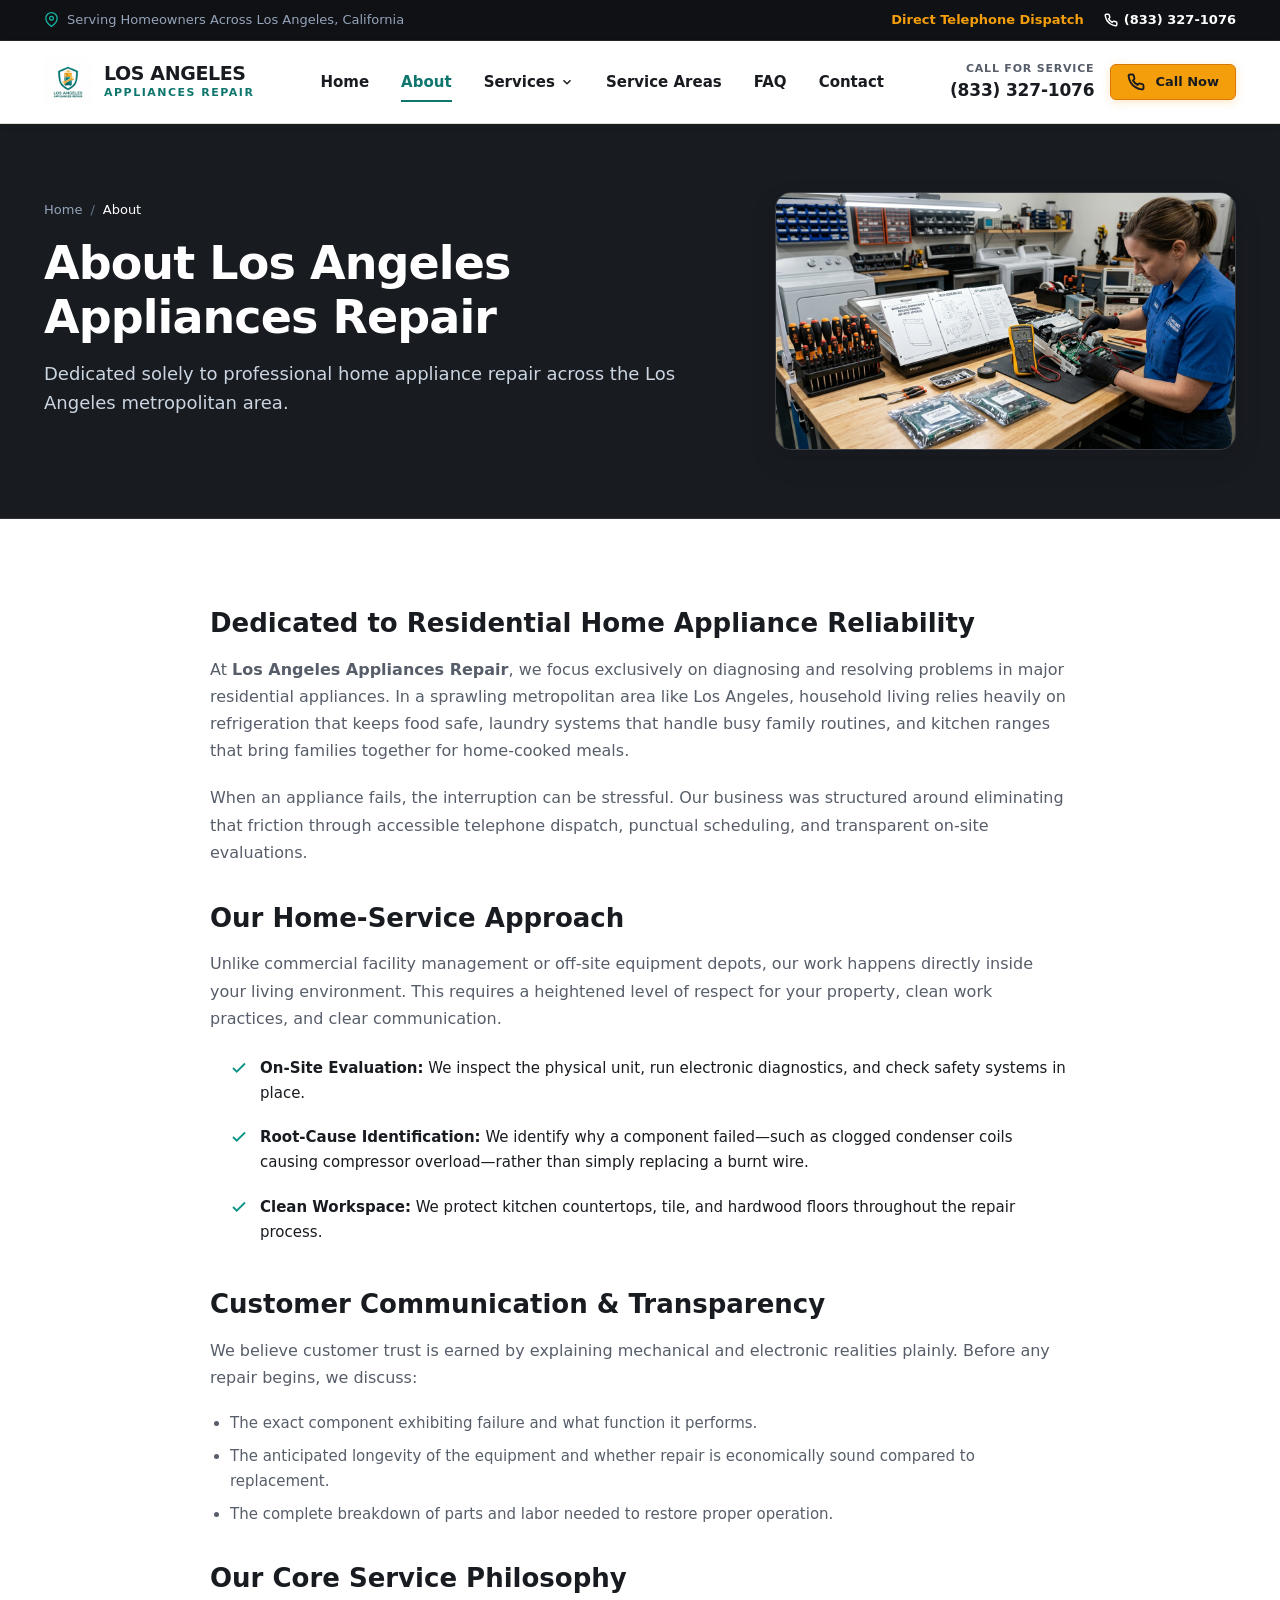
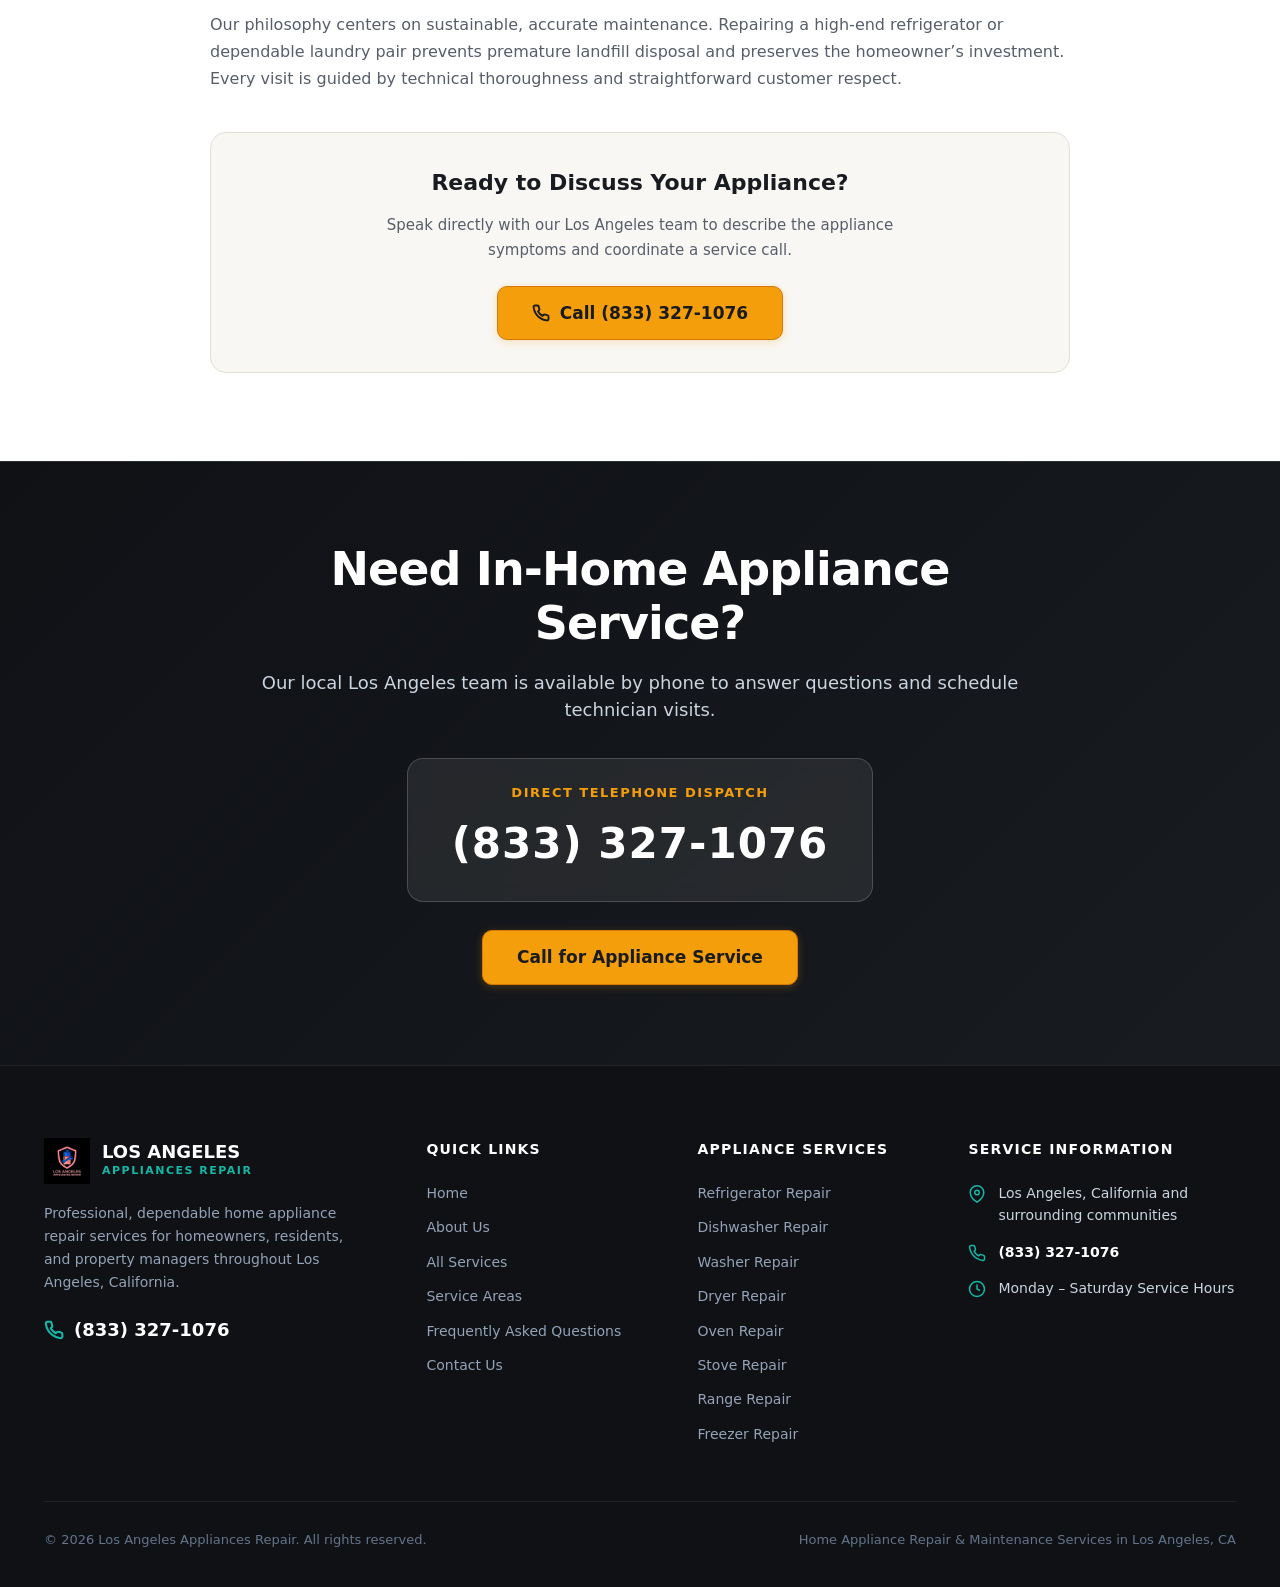
<file: about.html>
<!DOCTYPE html>
<html lang="en">
<head>
  <meta charset="UTF-8">
  <meta name="viewport" content="width=device-width, initial-scale=1.0">
  <title>About Us | Los Angeles Appliances Repair</title>
  <meta name="description" content="Learn about Los Angeles Appliances Repair. Professional in-home appliance diagnostic and repair service dedicated to Los Angeles homeowners. Call (833) 327-1076.">
  
  <!-- Canonical & Social Meta -->
  <link rel="canonical" href="https://losangelesappliancesrepair.online/about">
  <meta property="og:type" content="website">
  <meta property="og:title" content="About Us | Los Angeles Appliances Repair">
  <meta property="og:description" content="Professional home appliance repair service for Los Angeles residents. Learn about our service approach and commitment to clear communication.">
  <meta property="og:url" content="https://losangelesappliancesrepair.online/about">
  <meta property="og:image" content="assets/images/about/about-technician.jpg">
  <meta name="twitter:card" content="summary_large_image">
  <meta name="twitter:title" content="About Us | Los Angeles Appliances Repair">
  <meta name="twitter:description" content="Professional home appliance repair service for Los Angeles homes. Call (833) 327-1076.">

  <!-- Favicon -->
  <link rel="icon" type="image/png" href="assets/images/favicon/favicon.png">
  <link rel="apple-touch-icon" href="assets/images/favicon/favicon.png">

  <!-- Stylesheet -->
  <link rel="stylesheet" href="assets/css/style.css">

  <!-- LocalBusiness Schema.org Structured Data -->
  <script type="application/ld+json">
  {
    "@context": "https://schema.org",
    "@type": "AboutPage",
    "name": "About Los Angeles Appliances Repair",
    "url": "https://losangelesappliancesrepair.online/about",
    "mainEntity": {
      "@type": "HomeAndConstructionBusiness",
      "name": "Los Angeles Appliances Repair",
      "telephone": "+1-833-327-1076",
      "url": "https://losangelesappliancesrepair.online/",
      "address": {
        "@type": "PostalAddress",
        "addressLocality": "Los Angeles",
        "addressRegion": "CA",
        "addressCountry": "US"
      }
    }
  }
  </script>
</head>
<body>

  <!-- Top Notification Bar -->
  <div class="top-bar">
    <div class="container">
      <div class="top-bar-location">
        <svg width="15" height="15" viewBox="0 0 24 24" fill="none" stroke="currentColor" stroke-width="2"><path d="M21 10c0 7-9 13-9 13s-9-6-9-13a9 9 0 0 1 18 0z"></path><circle cx="12" cy="10" r="3"></circle></svg>
        <span>Serving Homeowners Across Los Angeles, California</span>
      </div>
      <div class="top-bar-contact">
        <span class="top-bar-badge">Direct Telephone Dispatch</span>
        <a href="tel:+18333271076" class="top-bar-phone">
          <svg width="14" height="14" viewBox="0 0 24 24" fill="none" stroke="currentColor" stroke-width="2.5"><path d="M22 16.92v3a2 2 0 0 1-2.18 2 19.79 19.79 0 0 1-8.63-3.07 19.5 19.5 0 0 1-6-6 19.79 19.79 0 0 1-3.07-8.67A2 2 0 0 1 4.11 2h3a2 2 0 0 1 2 1.72 12.84 12.84 0 0 0 .7 2.81 2 2 0 0 1-.45 2.11L8.09 9.91a16 16 0 0 0 6 6l1.27-1.27a2 2 0 0 1 2.11-.45 12.84 12.84 0 0 0 2.81.7A2 2 0 0 1 22 16.92z"></path></svg>
          (833) 327-1076
        </a>
      </div>
    </div>
  </div>

  <!-- Main Sticky Header -->
  <header class="site-header">
    <div class="container header-container">
      <a href="./" class="site-logo" aria-label="Los Angeles Appliances Repair Homepage">
        <img src="assets/images/logo/logo.png" alt="Los Angeles Appliances Repair Logo">
        <div class="site-logo-text">
          <span class="site-logo-brand">LOS ANGELES</span>
          <span class="site-logo-sub">APPLIANCES REPAIR</span>
        </div>
      </a>

      <!-- Desktop Navigation -->
      <nav class="desktop-nav" aria-label="Main Navigation">
        <a href="./" class="nav-link">Home</a>
        <a href="about" class="nav-link active">About</a>
        <div class="nav-item-dropdown">
          <button class="nav-link dropdown-toggle" aria-expanded="false" aria-haspopup="true">
            Services
            <svg class="dropdown-arrow" viewBox="0 0 24 24" fill="none" stroke="currentColor" stroke-width="2.5"><polyline points="6 9 12 15 18 9"></polyline></svg>
          </button>
          <div class="dropdown-menu">
            <a href="refrigerator-repair" class="dropdown-item">
              <svg viewBox="0 0 24 24" fill="none" stroke="currentColor" stroke-width="2"><rect x="5" y="2" width="14" height="20" rx="2"></rect><line x1="5" y1="10" x2="19" y2="10"></line><line x1="15" y1="5" x2="15" y2="7"></line><line x1="15" y1="14" x2="15" y2="17"></line></svg>
              Refrigerator Repair
            </a>
            <a href="dishwasher-repair" class="dropdown-item">
              <svg viewBox="0 0 24 24" fill="none" stroke="currentColor" stroke-width="2"><rect x="3" y="3" width="18" height="18" rx="2"></rect><line x1="3" y1="8" x2="21" y2="8"></line><circle cx="7" cy="5.5" r="1"></circle><circle cx="11" cy="5.5" r="1"></circle></svg>
              Dishwasher Repair
            </a>
            <a href="washer-repair" class="dropdown-item">
              <svg viewBox="0 0 24 24" fill="none" stroke="currentColor" stroke-width="2"><rect x="4" y="2" width="16" height="20" rx="2"></rect><circle cx="12" cy="13" r="5"></circle><line x1="7" y1="6" x2="9" y2="6"></line></svg>
              Washer Repair
            </a>
            <a href="dryer-repair" class="dropdown-item">
              <svg viewBox="0 0 24 24" fill="none" stroke="currentColor" stroke-width="2"><rect x="4" y="2" width="16" height="20" rx="2"></rect><circle cx="12" cy="13" r="5"></circle><path d="M12 10a3 3 0 0 1 3 3"></path></svg>
              Dryer Repair
            </a>
            <a href="oven-repair" class="dropdown-item">
              <svg viewBox="0 0 24 24" fill="none" stroke="currentColor" stroke-width="2"><rect x="3" y="3" width="18" height="18" rx="2"></rect><circle cx="8" cy="7" r="1.5"></circle><circle cx="12" cy="7" r="1.5"></circle><circle cx="16" cy="7" r="1.5"></circle><rect x="6" y="11" width="12" height="7" rx="1"></rect></svg>
              Oven Repair
            </a>
            <a href="stove-repair" class="dropdown-item">
              <svg viewBox="0 0 24 24" fill="none" stroke="currentColor" stroke-width="2"><rect x="3" y="4" width="18" height="16" rx="2"></rect><circle cx="8" cy="10" r="2"></circle><circle cx="16" cy="10" r="2"></circle><circle cx="8" cy="16" r="2"></circle><circle cx="16" cy="16" r="2"></circle></svg>
              Stove Repair
            </a>
            <a href="range-repair" class="dropdown-item">
              <svg viewBox="0 0 24 24" fill="none" stroke="currentColor" stroke-width="2"><rect x="3" y="2" width="18" height="20" rx="2"></rect><line x1="3" y1="7" x2="21" y2="7"></line><rect x="6" y="11" width="12" height="8" rx="1"></rect></svg>
              Range Repair
            </a>
            <a href="freezer-repair" class="dropdown-item">
              <svg viewBox="0 0 24 24" fill="none" stroke="currentColor" stroke-width="2"><rect x="5" y="2" width="14" height="20" rx="2"></rect><path d="M12 6v4m-2-2h4m-4 6h4m-2-2v4"></path></svg>
              Freezer Repair
            </a>
          </div>
        </div>
        <a href="service-areas" class="nav-link">Service Areas</a>
        <a href="faq" class="nav-link">FAQ</a>
        <a href="contact" class="nav-link">Contact</a>
      </nav>

      <!-- Header Call CTA -->
      <div class="header-actions">
        <div class="header-phone-box">
          <span class="header-phone-label">Call For Service</span>
          <a href="tel:+18333271076" class="header-phone-link">(833) 327-1076</a>
        </div>
        <a href="tel:+18333271076" class="btn btn-primary btn-sm">
          <svg viewBox="0 0 24 24" fill="none" stroke="currentColor" stroke-width="2.5"><path d="M22 16.92v3a2 2 0 0 1-2.18 2 19.79 19.79 0 0 1-8.63-3.07 19.5 19.5 0 0 1-6-6 19.79 19.79 0 0 1-3.07-8.67A2 2 0 0 1 4.11 2h3a2 2 0 0 1 2 1.72 12.84 12.84 0 0 0 .7 2.81 2 2 0 0 1-.45 2.11L8.09 9.91a16 16 0 0 0 6 6l1.27-1.27a2 2 0 0 1 2.11-.45 12.84 12.84 0 0 0 2.81.7A2 2 0 0 1 22 16.92z"></path></svg>
          Call Now
        </a>
      </div>

      <!-- Mobile Toggle -->
      <button class="mobile-nav-toggle" aria-label="Toggle Navigation Menu" aria-expanded="false">
        <svg width="24" height="24" viewBox="0 0 24 24" fill="none" stroke="currentColor" stroke-width="2"><line x1="3" y1="12" x2="21" y2="12"></line><line x1="3" y1="6" x2="21" y2="6"></line><line x1="3" y1="18" x2="21" y2="18"></line></svg>
      </button>
    </div>
  </header>

  <!-- Mobile Drawer Menu -->
  <div class="mobile-nav-menu" role="dialog" aria-modal="true" aria-label="Mobile Navigation">
    <div class="mobile-nav-links">
      <div class="mobile-nav-item"><a href="./">Home</a></div>
      <div class="mobile-nav-item"><a href="about">About Us</a></div>
      <div class="mobile-nav-item">
        <span>Appliance Services</span>
        <div class="mobile-submenu">
          <a href="refrigerator-repair">Refrigerator Repair</a>
          <a href="dishwasher-repair">Dishwasher Repair</a>
          <a href="washer-repair">Washer Repair</a>
          <a href="dryer-repair">Dryer Repair</a>
          <a href="oven-repair">Oven Repair</a>
          <a href="stove-repair">Stove Repair</a>
          <a href="range-repair">Range Repair</a>
          <a href="freezer-repair">Freezer Repair</a>
        </div>
      </div>
      <div class="mobile-nav-item"><a href="service-areas">Service Areas</a></div>
      <div class="mobile-nav-item"><a href="faq">Frequently Asked Questions</a></div>
      <div class="mobile-nav-item"><a href="contact">Contact</a></div>
    </div>
    <a href="tel:+18333271076" class="btn btn-primary btn-lg full-width">
      <svg viewBox="0 0 24 24" fill="none" stroke="currentColor" stroke-width="2.5"><path d="M22 16.92v3a2 2 0 0 1-2.18 2 19.79 19.79 0 0 1-8.63-3.07 19.5 19.5 0 0 1-6-6 19.79 19.79 0 0 1-3.07-8.67A2 2 0 0 1 4.11 2h3a2 2 0 0 1 2 1.72 12.84 12.84 0 0 0 .7 2.81 2 2 0 0 1-.45 2.11L8.09 9.91a16 16 0 0 0 6 6l1.27-1.27a2 2 0 0 1 2.11-.45 12.84 12.84 0 0 0 2.81.7A2 2 0 0 1 22 16.92z"></path></svg>
      Call (833) 327-1076
    </a>
  </div>

  <!-- Page Hero Header -->
  <section class="page-hero full-width">
    <div class="container page-hero-container">
      <div>
        <nav class="breadcrumb" aria-label="Breadcrumb">
          <a href="./">Home</a>
          <span class="breadcrumb-separator">/</span>
          <span style="color: #ffffff;">About</span>
        </nav>
        <h1 class="page-title">About Los Angeles Appliances Repair</h1>
        <p class="page-lead">
          Dedicated solely to professional home appliance repair across the Los Angeles metropolitan area.
        </p>
      </div>
      <div class="page-hero-media">
        <img src="assets/images/about/about-technician.jpg" alt="Appliance repair technician workspace with diagnostic tools">
      </div>
    </div>
  </section>

  <!-- About Content Section -->
  <section class="section full-width">
    <div class="container">
      <div style="max-width: 860px; margin: 0 auto;" class="article-content">
        <h2>Dedicated to Residential Home Appliance Reliability</h2>
        <p>
          At <strong>Los Angeles Appliances Repair</strong>, we focus exclusively on diagnosing and resolving problems in major residential appliances. In a sprawling metropolitan area like Los Angeles, household living relies heavily on refrigeration that keeps food safe, laundry systems that handle busy family routines, and kitchen ranges that bring families together for home-cooked meals.
        </p>
        <p>
          When an appliance fails, the interruption can be stressful. Our business was structured around eliminating that friction through accessible telephone dispatch, punctual scheduling, and transparent on-site evaluations.
        </p>

        <h2>Our Home-Service Approach</h2>
        <p>
          Unlike commercial facility management or off-site equipment depots, our work happens directly inside your living environment. This requires a heightened level of respect for your property, clean work practices, and clear communication.
        </p>
        <ul class="feature-checklist">
          <li>
            <svg viewBox="0 0 24 24" fill="none" stroke="currentColor" stroke-width="2.5"><polyline points="20 6 9 17 4 12"></polyline></svg>
            <span><strong>On-Site Evaluation:</strong> We inspect the physical unit, run electronic diagnostics, and check safety systems in place.</span>
          </li>
          <li>
            <svg viewBox="0 0 24 24" fill="none" stroke="currentColor" stroke-width="2.5"><polyline points="20 6 9 17 4 12"></polyline></svg>
            <span><strong>Root-Cause Identification:</strong> We identify why a component failed—such as clogged condenser coils causing compressor overload—rather than simply replacing a burnt wire.</span>
          </li>
          <li>
            <svg viewBox="0 0 24 24" fill="none" stroke="currentColor" stroke-width="2.5"><polyline points="20 6 9 17 4 12"></polyline></svg>
            <span><strong>Clean Workspace:</strong> We protect kitchen countertops, tile, and hardwood floors throughout the repair process.</span>
          </li>
        </ul>

        <h2>Customer Communication & Transparency</h2>
        <p>
          We believe customer trust is earned by explaining mechanical and electronic realities plainly. Before any repair begins, we discuss:
        </p>
        <ul>
          <li>The exact component exhibiting failure and what function it performs.</li>
          <li>The anticipated longevity of the equipment and whether repair is economically sound compared to replacement.</li>
          <li>The complete breakdown of parts and labor needed to restore proper operation.</li>
        </ul>

        <h2>Our Core Service Philosophy</h2>
        <p>
          Our philosophy centers on sustainable, accurate maintenance. Repairing a high-end refrigerator or dependable laundry pair prevents premature landfill disposal and preserves the homeowner’s investment. Every visit is guided by technical thoroughness and straightforward customer respect.
        </p>

        <div style="background-color: var(--color-surface-warm); border: 1px solid var(--color-border); border-radius: var(--radius-lg); padding: 32px; margin-top: 40px; text-align: center;">
          <h3 style="font-size: 22px; font-weight: 800; color: var(--color-primary); margin-bottom: 12px;">Ready to Discuss Your Appliance?</h3>
          <p style="font-size: 15px; color: var(--color-text-muted); margin-bottom: 22px; max-width: 580px; margin-left: auto; margin-right: auto;">
            Speak directly with our Los Angeles team to describe the appliance symptoms and coordinate a service call.
          </p>
          <a href="tel:+18333271076" class="btn btn-primary btn-lg">
            <svg viewBox="0 0 24 24" fill="none" stroke="currentColor" stroke-width="2.5"><path d="M22 16.92v3a2 2 0 0 1-2.18 2 19.79 19.79 0 0 1-8.63-3.07 19.5 19.5 0 0 1-6-6 19.79 19.79 0 0 1-3.07-8.67A2 2 0 0 1 4.11 2h3a2 2 0 0 1 2 1.72 12.84 12.84 0 0 0 .7 2.81 2 2 0 0 1-.45 2.11L8.09 9.91a16 16 0 0 0 6 6l1.27-1.27a2 2 0 0 1 2.11-.45 12.84 12.84 0 0 0 2.81.7A2 2 0 0 1 22 16.92z"></path></svg>
            Call (833) 327-1076
          </a>
        </div>
      </div>
    </div>
  </section>

  <!-- Final CTA -->
  <section class="final-cta-section full-width">
    <div class="container final-cta-container">
      <h2 class="final-cta-title">Need In-Home Appliance Service?</h2>
      <p class="final-cta-lead">
        Our local Los Angeles team is available by phone to answer questions and schedule technician visits.
      </p>
      <div class="final-cta-phone-card">
        <span class="final-cta-phone-tag">Direct Telephone Dispatch</span>
        <a href="tel:+18333271076" class="final-cta-phone-num">(833) 327-1076</a>
      </div>
      <div class="final-cta-buttons">
        <a href="tel:+18333271076" class="btn btn-primary btn-lg">
          Call for Appliance Service
        </a>
      </div>
    </div>
  </section>

  <!-- Footer -->
  <footer class="site-footer full-width">
    <div class="container">
      <div class="footer-top">
        <div>
          <a href="./" class="footer-brand-logo">
            <img src="assets/images/logo/footer-logo.png" alt="Los Angeles Appliances Repair">
            <div>
              <div class="footer-brand-title">LOS ANGELES</div>
              <div class="footer-brand-sub">APPLIANCES REPAIR</div>
            </div>
          </a>
          <p class="footer-bio">
            Professional, dependable home appliance repair services for homeowners, residents, and property managers throughout Los Angeles, California.
          </p>
          <a href="tel:+18333271076" class="footer-phone-highlight">
            <svg width="20" height="20" viewBox="0 0 24 24" fill="none" stroke="currentColor" stroke-width="2.5"><path d="M22 16.92v3a2 2 0 0 1-2.18 2 19.79 19.79 0 0 1-8.63-3.07 19.5 19.5 0 0 1-6-6 19.79 19.79 0 0 1-3.07-8.67A2 2 0 0 1 4.11 2h3a2 2 0 0 1 2 1.72 12.84 12.84 0 0 0 .7 2.81 2 2 0 0 1-.45 2.11L8.09 9.91a16 16 0 0 0 6 6l1.27-1.27a2 2 0 0 1 2.11-.45 12.84 12.84 0 0 0 2.81.7A2 2 0 0 1 22 16.92z"></path></svg>
            (833) 327-1076
          </a>
        </div>
        <div>
          <h4 class="footer-heading">Quick Links</h4>
          <ul class="footer-links">
            <li><a href="./">Home</a></li>
            <li><a href="about">About Us</a></li>
            <li><a href="services">All Services</a></li>
            <li><a href="service-areas">Service Areas</a></li>
            <li><a href="faq">Frequently Asked Questions</a></li>
            <li><a href="contact">Contact Us</a></li>
          </ul>
        </div>
        <div>
          <h4 class="footer-heading">Appliance Services</h4>
          <ul class="footer-links">
            <li><a href="refrigerator-repair">Refrigerator Repair</a></li>
            <li><a href="dishwasher-repair">Dishwasher Repair</a></li>
            <li><a href="washer-repair">Washer Repair</a></li>
            <li><a href="dryer-repair">Dryer Repair</a></li>
            <li><a href="oven-repair">Oven Repair</a></li>
            <li><a href="stove-repair">Stove Repair</a></li>
            <li><a href="range-repair">Range Repair</a></li>
            <li><a href="freezer-repair">Freezer Repair</a></li>
          </ul>
        </div>
        <div>
          <h4 class="footer-heading">Service Information</h4>
          <div class="footer-contact-info">
            <div class="footer-contact-item">
              <svg viewBox="0 0 24 24" fill="none" stroke="currentColor" stroke-width="2"><path d="M21 10c0 7-9 13-9 13s-9-6-9-13a9 9 0 0 1 18 0z"></path><circle cx="12" cy="10" r="3"></circle></svg>
              <span>Los Angeles, California and surrounding communities</span>
            </div>
            <div class="footer-contact-item">
              <svg viewBox="0 0 24 24" fill="none" stroke="currentColor" stroke-width="2"><path d="M22 16.92v3a2 2 0 0 1-2.18 2 19.79 19.79 0 0 1-8.63-3.07 19.5 19.5 0 0 1-6-6 19.79 19.79 0 0 1-3.07-8.67A2 2 0 0 1 4.11 2h3a2 2 0 0 1 2 1.72 12.84 12.84 0 0 0 .7 2.81 2 2 0 0 1-.45 2.11L8.09 9.91a16 16 0 0 0 6 6l1.27-1.27a2 2 0 0 1 2.11-.45 12.84 12.84 0 0 0 2.81.7A2 2 0 0 1 22 16.92z"></path></svg>
              <a href="tel:+18333271076" style="color: #ffffff; font-weight: 700;">(833) 327-1076</a>
            </div>
            <div class="footer-contact-item">
              <svg viewBox="0 0 24 24" fill="none" stroke="currentColor" stroke-width="2"><circle cx="12" cy="12" r="10"></circle><polyline points="12 6 12 12 16 14"></polyline></svg>
              <span>Monday – Saturday Service Hours</span>
            </div>
          </div>
        </div>
      </div>
      <div class="footer-bottom">
        <div>&copy; 2026 Los Angeles Appliances Repair. All rights reserved.</div>
        <div>Home Appliance Repair & Maintenance Services in Los Angeles, CA</div>
      </div>
    </div>
  </footer>

  <script src="assets/js/main.js"></script>
</body>
</html>
</file>
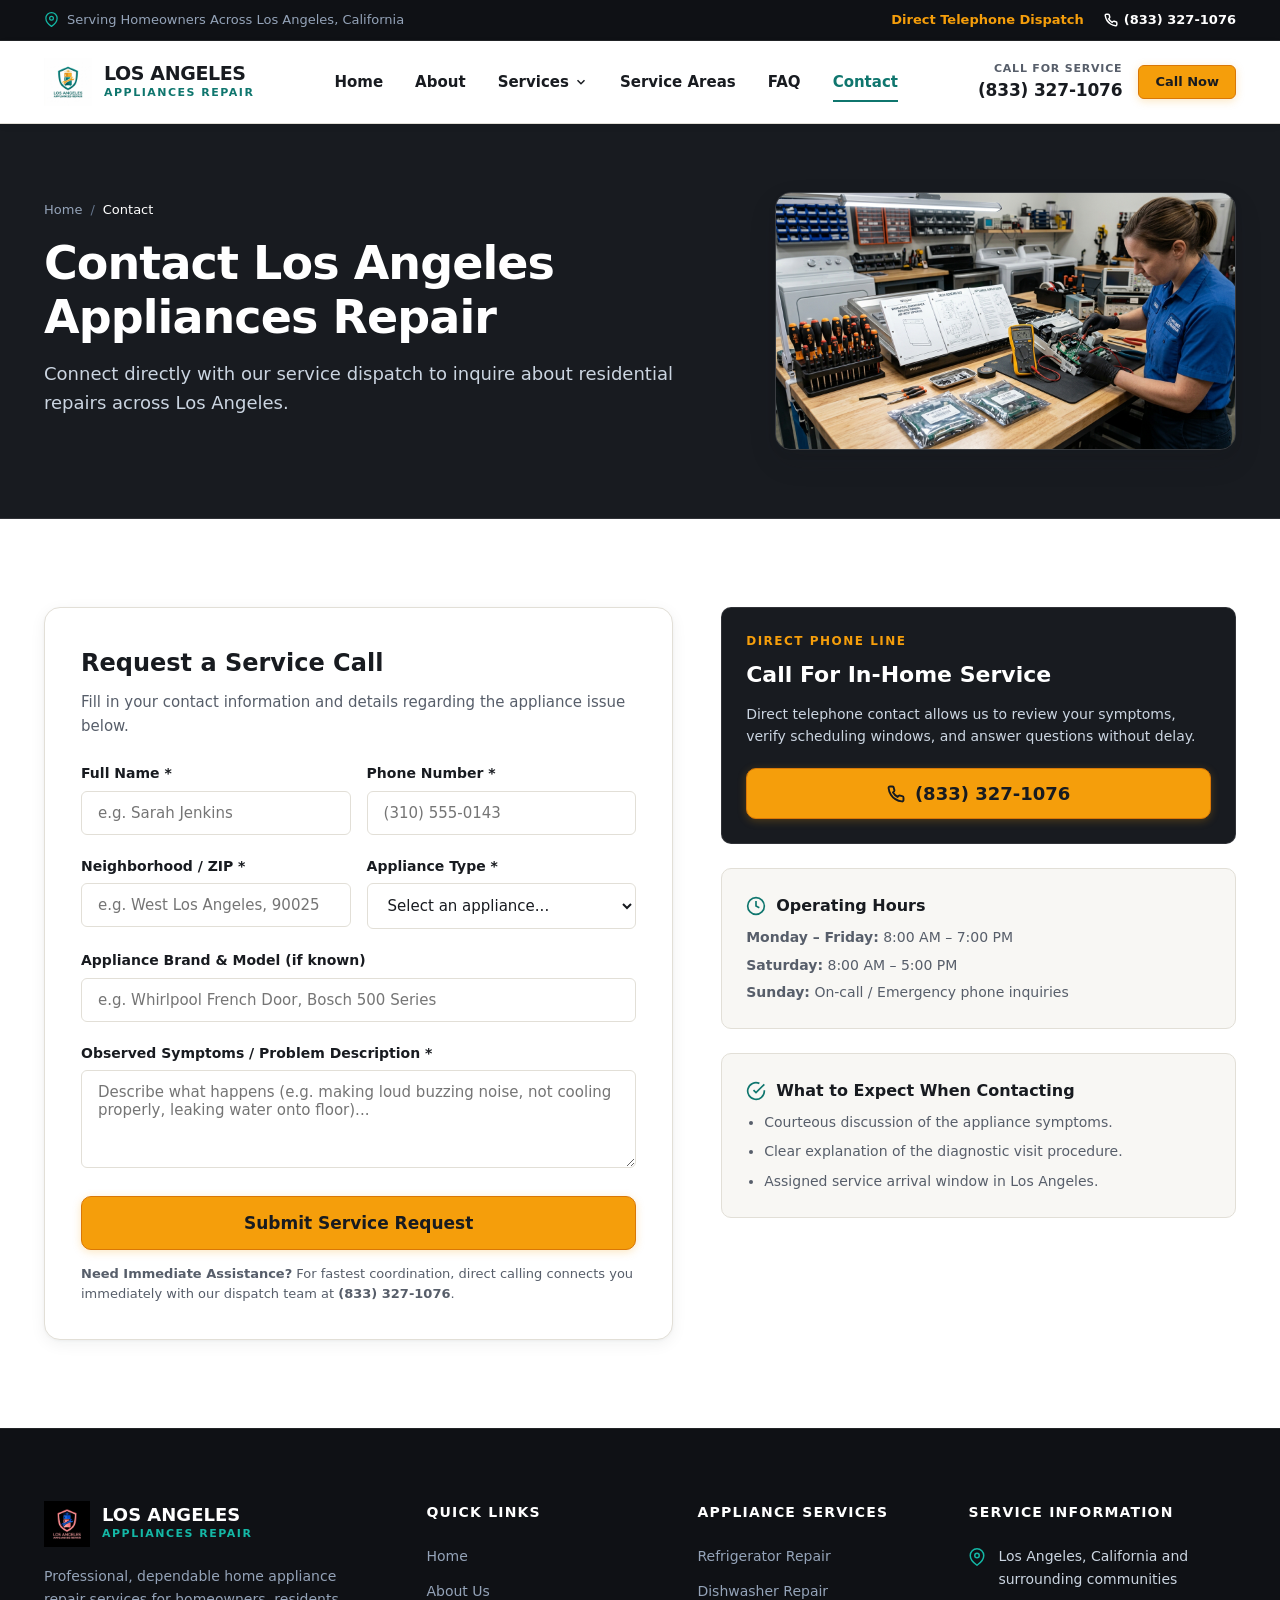
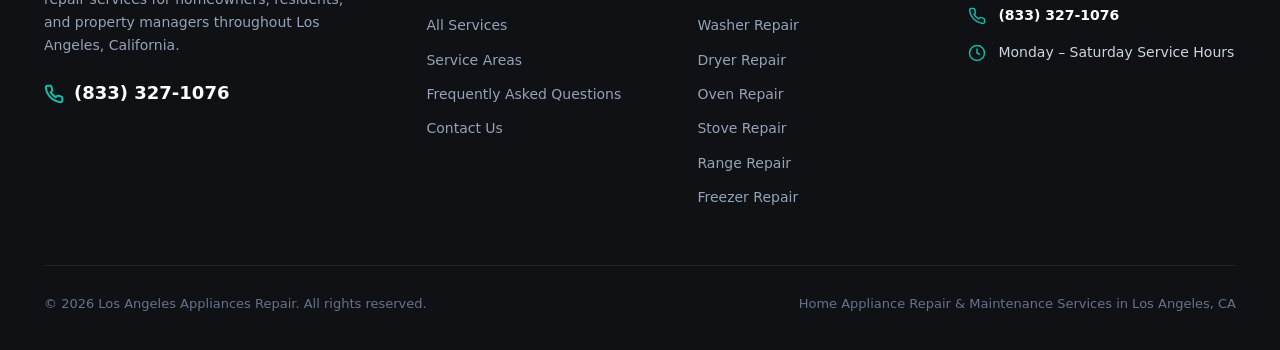
<file: contact.html>
<!DOCTYPE html>
<html lang="en">
<head>
  <meta charset="UTF-8">
  <meta name="viewport" content="width=device-width, initial-scale=1.0">
  <title>Contact Us | Los Angeles Appliances Repair</title>
  <meta name="description" content="Contact Los Angeles Appliances Repair for in-home appliance service. Call (833) 327-1076 for direct dispatch across Los Angeles, CA.">
  
  <link rel="canonical" href="https://losangelesappliancesrepair.online/contact">
  <meta property="og:type" content="website">
  <meta property="og:title" content="Contact Us | Los Angeles Appliances Repair">
  <meta property="og:description" content="Reach our Los Angeles home appliance service team by phone at (833) 327-1076 or send an inquiry.">
  <meta property="og:url" content="https://losangelesappliancesrepair.online/contact">
  <meta property="og:image" content="assets/images/contact/contact-service.jpg">
  <meta name="twitter:card" content="summary_large_image">

  <link rel="icon" type="image/png" href="assets/images/favicon/favicon.png">
  <link rel="stylesheet" href="assets/css/style.css">

  <script type="application/ld+json">
  {
    "@context": "https://schema.org",
    "@type": "ContactPage",
    "name": "Contact Los Angeles Appliances Repair",
    "url": "https://losangelesappliancesrepair.online/contact",
    "mainEntity": {
      "@type": "HomeAndConstructionBusiness",
      "name": "Los Angeles Appliances Repair",
      "telephone": "+1-833-327-1076",
      "url": "https://losangelesappliancesrepair.online/",
      "address": {
        "@type": "PostalAddress",
        "addressLocality": "Los Angeles",
        "addressRegion": "CA",
        "addressCountry": "US"
      }
    }
  }
  </script>
</head>
<body>

  <!-- Top Notification Bar -->
  <div class="top-bar">
    <div class="container">
      <div class="top-bar-location">
        <svg width="15" height="15" viewBox="0 0 24 24" fill="none" stroke="currentColor" stroke-width="2"><path d="M21 10c0 7-9 13-9 13s-9-6-9-13a9 9 0 0 1 18 0z"></path><circle cx="12" cy="10" r="3"></circle></svg>
        <span>Serving Homeowners Across Los Angeles, California</span>
      </div>
      <div class="top-bar-contact">
        <span class="top-bar-badge">Direct Telephone Dispatch</span>
        <a href="tel:+18333271076" class="top-bar-phone">
          <svg width="14" height="14" viewBox="0 0 24 24" fill="none" stroke="currentColor" stroke-width="2.5"><path d="M22 16.92v3a2 2 0 0 1-2.18 2 19.79 19.79 0 0 1-8.63-3.07 19.5 19.5 0 0 1-6-6 19.79 19.79 0 0 1-3.07-8.67A2 2 0 0 1 4.11 2h3a2 2 0 0 1 2 1.72 12.84 12.84 0 0 0 .7 2.81 2 2 0 0 1-.45 2.11L8.09 9.91a16 16 0 0 0 6 6l1.27-1.27a2 2 0 0 1 2.11-.45 12.84 12.84 0 0 0 2.81.7A2 2 0 0 1 22 16.92z"></path></svg>
          (833) 327-1076
        </a>
      </div>
    </div>
  </div>

  <!-- Header -->
  <header class="site-header">
    <div class="container header-container">
      <a href="./" class="site-logo" aria-label="Los Angeles Appliances Repair Homepage">
        <img src="assets/images/logo/logo.png" alt="Los Angeles Appliances Repair Logo">
        <div class="site-logo-text">
          <span class="site-logo-brand">LOS ANGELES</span>
          <span class="site-logo-sub">APPLIANCES REPAIR</span>
        </div>
      </a>

      <nav class="desktop-nav" aria-label="Main Navigation">
        <a href="./" class="nav-link">Home</a>
        <a href="about" class="nav-link">About</a>
        <div class="nav-item-dropdown">
          <button class="nav-link dropdown-toggle" aria-expanded="false" aria-haspopup="true">
            Services
            <svg class="dropdown-arrow" viewBox="0 0 24 24" fill="none" stroke="currentColor" stroke-width="2.5"><polyline points="6 9 12 15 18 9"></polyline></svg>
          </button>
          <div class="dropdown-menu">
            <a href="refrigerator-repair" class="dropdown-item">Refrigerator Repair</a>
            <a href="dishwasher-repair" class="dropdown-item">Dishwasher Repair</a>
            <a href="washer-repair" class="dropdown-item">Washer Repair</a>
            <a href="dryer-repair" class="dropdown-item">Dryer Repair</a>
            <a href="oven-repair" class="dropdown-item">Oven Repair</a>
            <a href="stove-repair" class="dropdown-item">Stove Repair</a>
            <a href="range-repair" class="dropdown-item">Range Repair</a>
            <a href="freezer-repair" class="dropdown-item">Freezer Repair</a>
          </div>
        </div>
        <a href="service-areas" class="nav-link">Service Areas</a>
        <a href="faq" class="nav-link">FAQ</a>
        <a href="contact" class="nav-link active">Contact</a>
      </nav>

      <div class="header-actions">
        <div class="header-phone-box">
          <span class="header-phone-label">Call For Service</span>
          <a href="tel:+18333271076" class="header-phone-link">(833) 327-1076</a>
        </div>
        <a href="tel:+18333271076" class="btn btn-primary btn-sm">
          Call Now
        </a>
      </div>

      <button class="mobile-nav-toggle" aria-label="Toggle Navigation Menu">
        <svg width="24" height="24" viewBox="0 0 24 24" fill="none" stroke="currentColor" stroke-width="2"><line x1="3" y1="12" x2="21" y2="12"></line><line x1="3" y1="6" x2="21" y2="6"></line><line x1="3" y1="18" x2="21" y2="18"></line></svg>
      </button>
    </div>
  </header>

  <!-- Mobile Drawer Menu -->
  <div class="mobile-nav-menu" role="dialog" aria-label="Mobile Navigation">
    <div class="mobile-nav-links">
      <div class="mobile-nav-item"><a href="./">Home</a></div>
      <div class="mobile-nav-item"><a href="about">About Us</a></div>
      <div class="mobile-nav-item">
        <span>Appliance Services</span>
        <div class="mobile-submenu">
          <a href="refrigerator-repair">Refrigerator Repair</a>
          <a href="dishwasher-repair">Dishwasher Repair</a>
          <a href="washer-repair">Washer Repair</a>
          <a href="dryer-repair">Dryer Repair</a>
          <a href="oven-repair">Oven Repair</a>
          <a href="stove-repair">Stove Repair</a>
          <a href="range-repair">Range Repair</a>
          <a href="freezer-repair">Freezer Repair</a>
        </div>
      </div>
      <div class="mobile-nav-item"><a href="service-areas">Service Areas</a></div>
      <div class="mobile-nav-item"><a href="faq">Frequently Asked Questions</a></div>
      <div class="mobile-nav-item"><a href="contact">Contact</a></div>
    </div>
    <a href="tel:+18333271076" class="btn btn-primary btn-lg full-width">
      Call (833) 327-1076
    </a>
  </div>

  <!-- Page Hero Header -->
  <section class="page-hero full-width">
    <div class="container page-hero-container">
      <div>
        <nav class="breadcrumb" aria-label="Breadcrumb">
          <a href="./">Home</a>
          <span class="breadcrumb-separator">/</span>
          <span style="color: #ffffff;">Contact</span>
        </nav>
        <h1 class="page-title">Contact Los Angeles Appliances Repair</h1>
        <p class="page-lead">
          Connect directly with our service dispatch to inquire about residential repairs across Los Angeles.
        </p>
      </div>
      <div class="page-hero-media">
        <img src="assets/images/contact/contact-service.jpg" alt="Appliance repair customer service dispatch">
      </div>
    </div>
  </section>

  <!-- Contact Form & Info Section -->
  <section class="section full-width">
    <div class="container">
      <div class="contact-layout">

        <!-- Form Card -->
        <div class="contact-form-card">
          <h2 style="font-size: 24px; font-weight: 800; color: var(--color-primary); margin-bottom: 8px;">Request a Service Call</h2>
          <p style="font-size: 15px; color: var(--color-text-muted); margin-bottom: 24px;">
            Fill in your contact information and details regarding the appliance issue below.
          </p>

          <form id="contactForm">
            <div class="form-row">
              <div class="form-group">
                <label for="fullName" class="form-label">Full Name *</label>
                <input type="text" id="fullName" name="fullName" class="form-input" placeholder="e.g. Sarah Jenkins" required>
              </div>
              <div class="form-group">
                <label for="phone" class="form-label">Phone Number *</label>
                <input type="tel" id="phone" name="phone" class="form-input" placeholder="(310) 555-0143" required>
              </div>
            </div>

            <div class="form-row">
              <div class="form-group">
                <label for="neighborhood" class="form-label">Neighborhood / ZIP *</label>
                <input type="text" id="neighborhood" name="neighborhood" class="form-input" placeholder="e.g. West Los Angeles, 90025" required>
              </div>
              <div class="form-group">
                <label for="applianceType" class="form-label">Appliance Type *</label>
                <select id="applianceType" name="applianceType" class="form-select" required>
                  <option value="">Select an appliance...</option>
                  <option value="refrigerator">Refrigerator</option>
                  <option value="dishwasher">Dishwasher</option>
                  <option value="washer">Washing Machine</option>
                  <option value="dryer">Clothes Dryer</option>
                  <option value="oven">Oven</option>
                  <option value="stove">Stove / Cooktop</option>
                  <option value="range">Range</option>
                  <option value="freezer">Freezer</option>
                  <option value="other">Other Appliance</option>
                </select>
              </div>
            </div>

            <div class="form-group">
              <label for="applianceBrand" class="form-label">Appliance Brand & Model (if known)</label>
              <input type="text" id="applianceBrand" name="applianceBrand" class="form-input" placeholder="e.g. Whirlpool French Door, Bosch 500 Series">
            </div>

            <div class="form-group">
              <label for="issueDescription" class="form-label">Observed Symptoms / Problem Description *</label>
              <textarea id="issueDescription" name="issueDescription" rows="4" class="form-textarea" placeholder="Describe what happens (e.g. making loud buzzing noise, not cooling properly, leaking water onto floor)..." required></textarea>
            </div>

            <button type="submit" class="btn btn-primary btn-lg full-width">
              Submit Service Request
            </button>

            <p class="contact-notice">
              <strong>Need Immediate Assistance?</strong> For fastest coordination, direct calling connects you immediately with our dispatch team at <strong>(833) 327-1076</strong>.
            </p>
          </form>
        </div>

        <!-- Contact Information Panel -->
        <div class="contact-info-panel">
          <!-- Direct Phone Card -->
          <div class="contact-info-box" style="background-color: var(--color-primary); color: #ffffff; border-color: rgba(255,255,255,0.1);">
            <div style="font-size: 12px; font-weight: 700; text-transform: uppercase; letter-spacing: 1.5px; color: var(--color-amber); margin-bottom: 6px;">Direct Phone Line</div>
            <h3 style="font-size: 22px; font-weight: 800; margin-bottom: 12px; color: #ffffff;">Call For In-Home Service</h3>
            <p style="font-size: 14px; color: #cbd5e1; line-height: 1.55; margin-bottom: 20px;">
              Direct telephone contact allows us to review your symptoms, verify scheduling windows, and answer questions without delay.
            </p>
            <a href="tel:+18333271076" class="btn btn-primary full-width" style="font-size: 18px; padding: 14px 20px;">
              <svg width="20" height="20" viewBox="0 0 24 24" fill="none" stroke="currentColor" stroke-width="2.5"><path d="M22 16.92v3a2 2 0 0 1-2.18 2 19.79 19.79 0 0 1-8.63-3.07 19.5 19.5 0 0 1-6-6 19.79 19.79 0 0 1-3.07-8.67A2 2 0 0 1 4.11 2h3a2 2 0 0 1 2 1.72 12.84 12.84 0 0 0 .7 2.81 2 2 0 0 1-.45 2.11L8.09 9.91a16 16 0 0 0 6 6l1.27-1.27a2 2 0 0 1 2.11-.45 12.84 12.84 0 0 0 2.81.7A2 2 0 0 1 22 16.92z"></path></svg>
              (833) 327-1076
            </a>
          </div>

          <!-- Service Hours -->
          <div class="contact-info-box">
            <h4 class="contact-info-title">
              <svg width="20" height="20" viewBox="0 0 24 24" fill="none" stroke="currentColor" stroke-width="2"><circle cx="12" cy="12" r="10"></circle><polyline points="12 6 12 12 16 14"></polyline></svg>
              Operating Hours
            </h4>
            <div class="contact-info-desc">
              <p style="margin-bottom: 6px;"><strong>Monday – Friday:</strong> 8:00 AM – 7:00 PM</p>
              <p style="margin-bottom: 6px;"><strong>Saturday:</strong> 8:00 AM – 5:00 PM</p>
              <p><strong>Sunday:</strong> On-call / Emergency phone inquiries</p>
            </div>
          </div>

          <!-- What to Expect -->
          <div class="contact-info-box">
            <h4 class="contact-info-title">
              <svg width="20" height="20" viewBox="0 0 24 24" fill="none" stroke="currentColor" stroke-width="2"><path d="M22 11.08V12a10 10 0 1 1-5.93-9.14"></path><polyline points="22 4 12 14.01 9 11.01"></polyline></svg>
              What to Expect When Contacting
            </h4>
            <div class="contact-info-desc">
              <ul style="padding-left: 18px; margin: 0; display: grid; gap: 8px;">
                <li>Courteous discussion of the appliance symptoms.</li>
                <li>Clear explanation of the diagnostic visit procedure.</li>
                <li>Assigned service arrival window in Los Angeles.</li>
              </ul>
            </div>
          </div>
        </div>

      </div>
    </div>
  </section>

  <!-- Footer -->
  <footer class="site-footer full-width">
    <div class="container">
      <div class="footer-top">
        <div>
          <a href="./" class="footer-brand-logo">
            <img src="assets/images/logo/footer-logo.png" alt="Los Angeles Appliances Repair">
            <div>
              <div class="footer-brand-title">LOS ANGELES</div>
              <div class="footer-brand-sub">APPLIANCES REPAIR</div>
            </div>
          </a>
          <p class="footer-bio">
            Professional, dependable home appliance repair services for homeowners, residents, and property managers throughout Los Angeles, California.
          </p>
          <a href="tel:+18333271076" class="footer-phone-highlight">
            <svg width="20" height="20" viewBox="0 0 24 24" fill="none" stroke="currentColor" stroke-width="2.5"><path d="M22 16.92v3a2 2 0 0 1-2.18 2 19.79 19.79 0 0 1-8.63-3.07 19.5 19.5 0 0 1-6-6 19.79 19.79 0 0 1-3.07-8.67A2 2 0 0 1 4.11 2h3a2 2 0 0 1 2 1.72 12.84 12.84 0 0 0 .7 2.81 2 2 0 0 1-.45 2.11L8.09 9.91a16 16 0 0 0 6 6l1.27-1.27a2 2 0 0 1 2.11-.45 12.84 12.84 0 0 0 2.81.7A2 2 0 0 1 22 16.92z"></path></svg>
            (833) 327-1076
          </a>
        </div>
        <div>
          <h4 class="footer-heading">Quick Links</h4>
          <ul class="footer-links">
            <li><a href="./">Home</a></li>
            <li><a href="about">About Us</a></li>
            <li><a href="services">All Services</a></li>
            <li><a href="service-areas">Service Areas</a></li>
            <li><a href="faq">Frequently Asked Questions</a></li>
            <li><a href="contact">Contact Us</a></li>
          </ul>
        </div>
        <div>
          <h4 class="footer-heading">Appliance Services</h4>
          <ul class="footer-links">
            <li><a href="refrigerator-repair">Refrigerator Repair</a></li>
            <li><a href="dishwasher-repair">Dishwasher Repair</a></li>
            <li><a href="washer-repair">Washer Repair</a></li>
            <li><a href="dryer-repair">Dryer Repair</a></li>
            <li><a href="oven-repair">Oven Repair</a></li>
            <li><a href="stove-repair">Stove Repair</a></li>
            <li><a href="range-repair">Range Repair</a></li>
            <li><a href="freezer-repair">Freezer Repair</a></li>
          </ul>
        </div>
        <div>
          <h4 class="footer-heading">Service Information</h4>
          <div class="footer-contact-info">
            <div class="footer-contact-item">
              <svg viewBox="0 0 24 24" fill="none" stroke="currentColor" stroke-width="2"><path d="M21 10c0 7-9 13-9 13s-9-6-9-13a9 9 0 0 1 18 0z"></path><circle cx="12" cy="10" r="3"></circle></svg>
              <span>Los Angeles, California and surrounding communities</span>
            </div>
            <div class="footer-contact-item">
              <svg viewBox="0 0 24 24" fill="none" stroke="currentColor" stroke-width="2"><path d="M22 16.92v3a2 2 0 0 1-2.18 2 19.79 19.79 0 0 1-8.63-3.07 19.5 19.5 0 0 1-6-6 19.79 19.79 0 0 1-3.07-8.67A2 2 0 0 1 4.11 2h3a2 2 0 0 1 2 1.72 12.84 12.84 0 0 0 .7 2.81 2 2 0 0 1-.45 2.11L8.09 9.91a16 16 0 0 0 6 6l1.27-1.27a2 2 0 0 1 2.11-.45 12.84 12.84 0 0 0 2.81.7A2 2 0 0 1 22 16.92z"></path></svg>
              <a href="tel:+18333271076" style="color: #ffffff; font-weight: 700;">(833) 327-1076</a>
            </div>
            <div class="footer-contact-item">
              <svg viewBox="0 0 24 24" fill="none" stroke="currentColor" stroke-width="2"><circle cx="12" cy="12" r="10"></circle><polyline points="12 6 12 12 16 14"></polyline></svg>
              <span>Monday – Saturday Service Hours</span>
            </div>
          </div>
        </div>
      </div>
      <div class="footer-bottom">
        <div>&copy; 2026 Los Angeles Appliances Repair. All rights reserved.</div>
        <div>Home Appliance Repair & Maintenance Services in Los Angeles, CA</div>
      </div>
    </div>
  </footer>

  <script src="assets/js/main.js"></script>
</body>
</html>
</file>
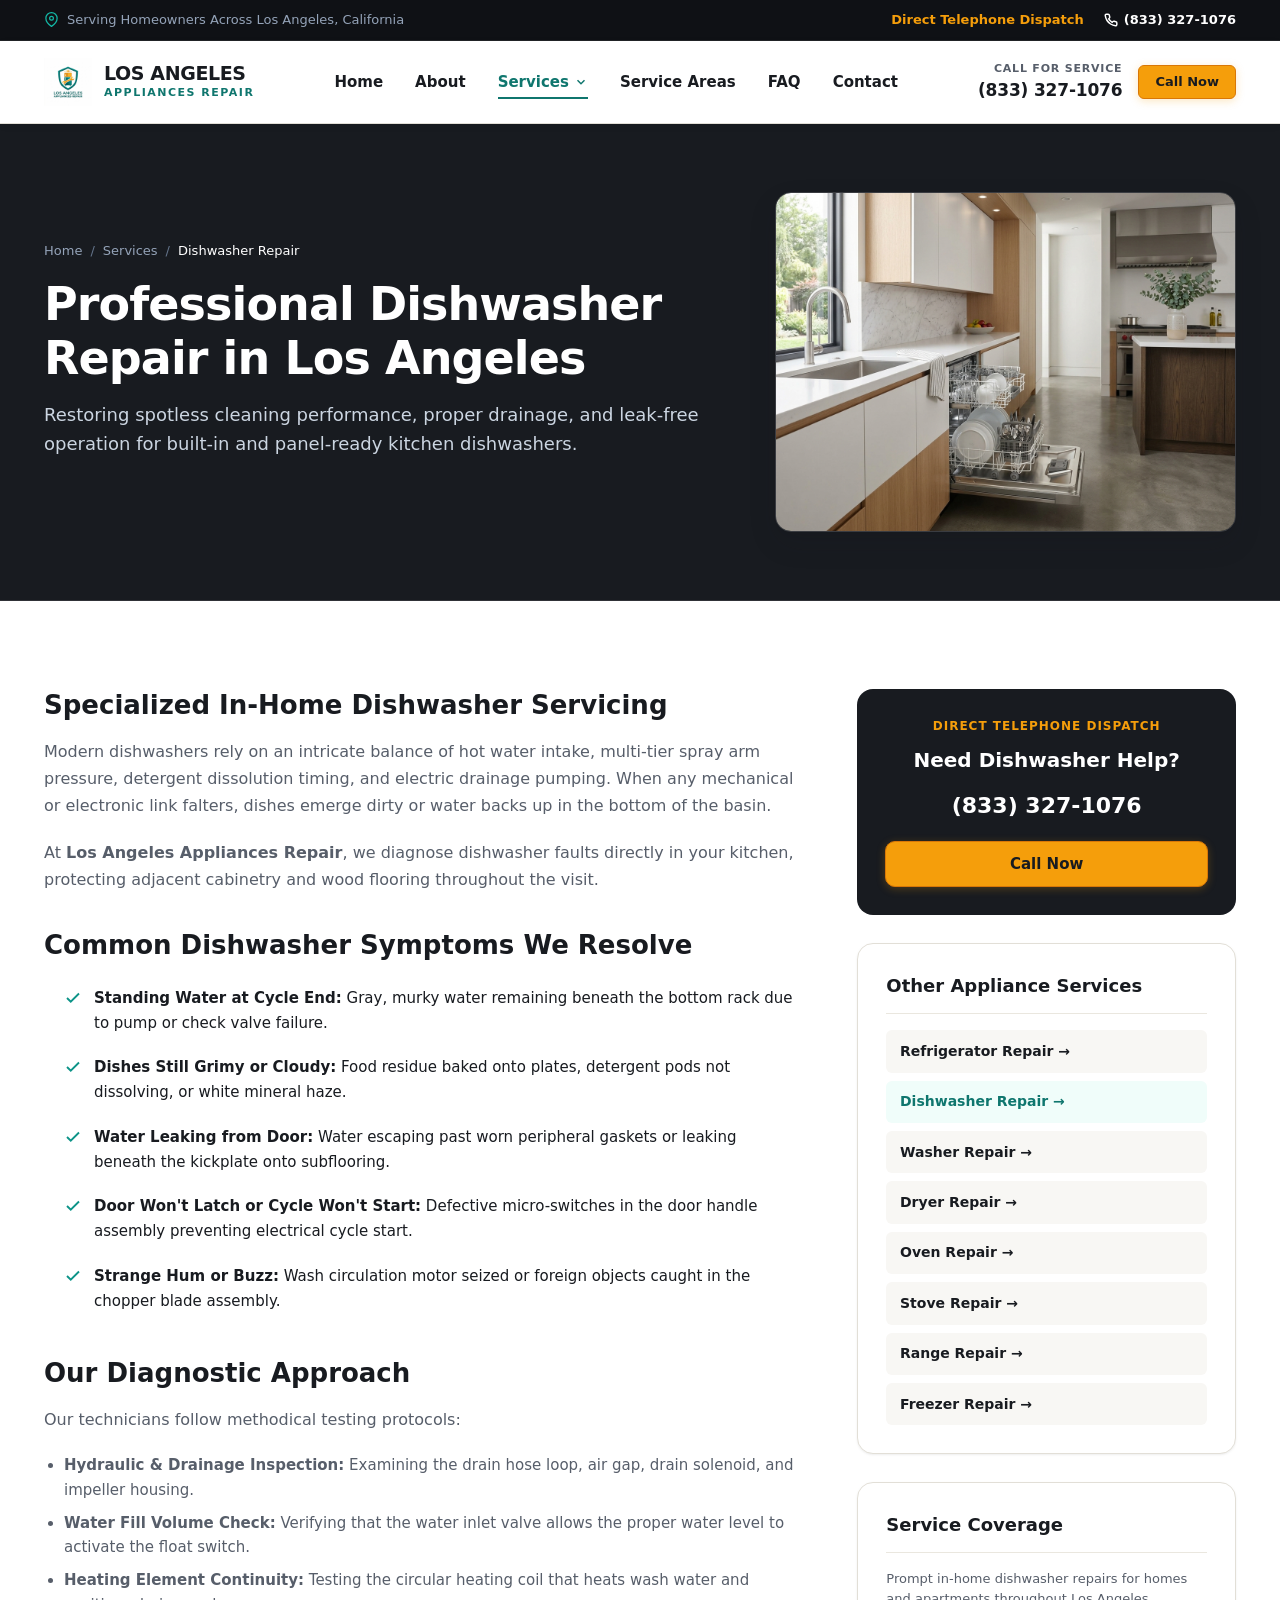
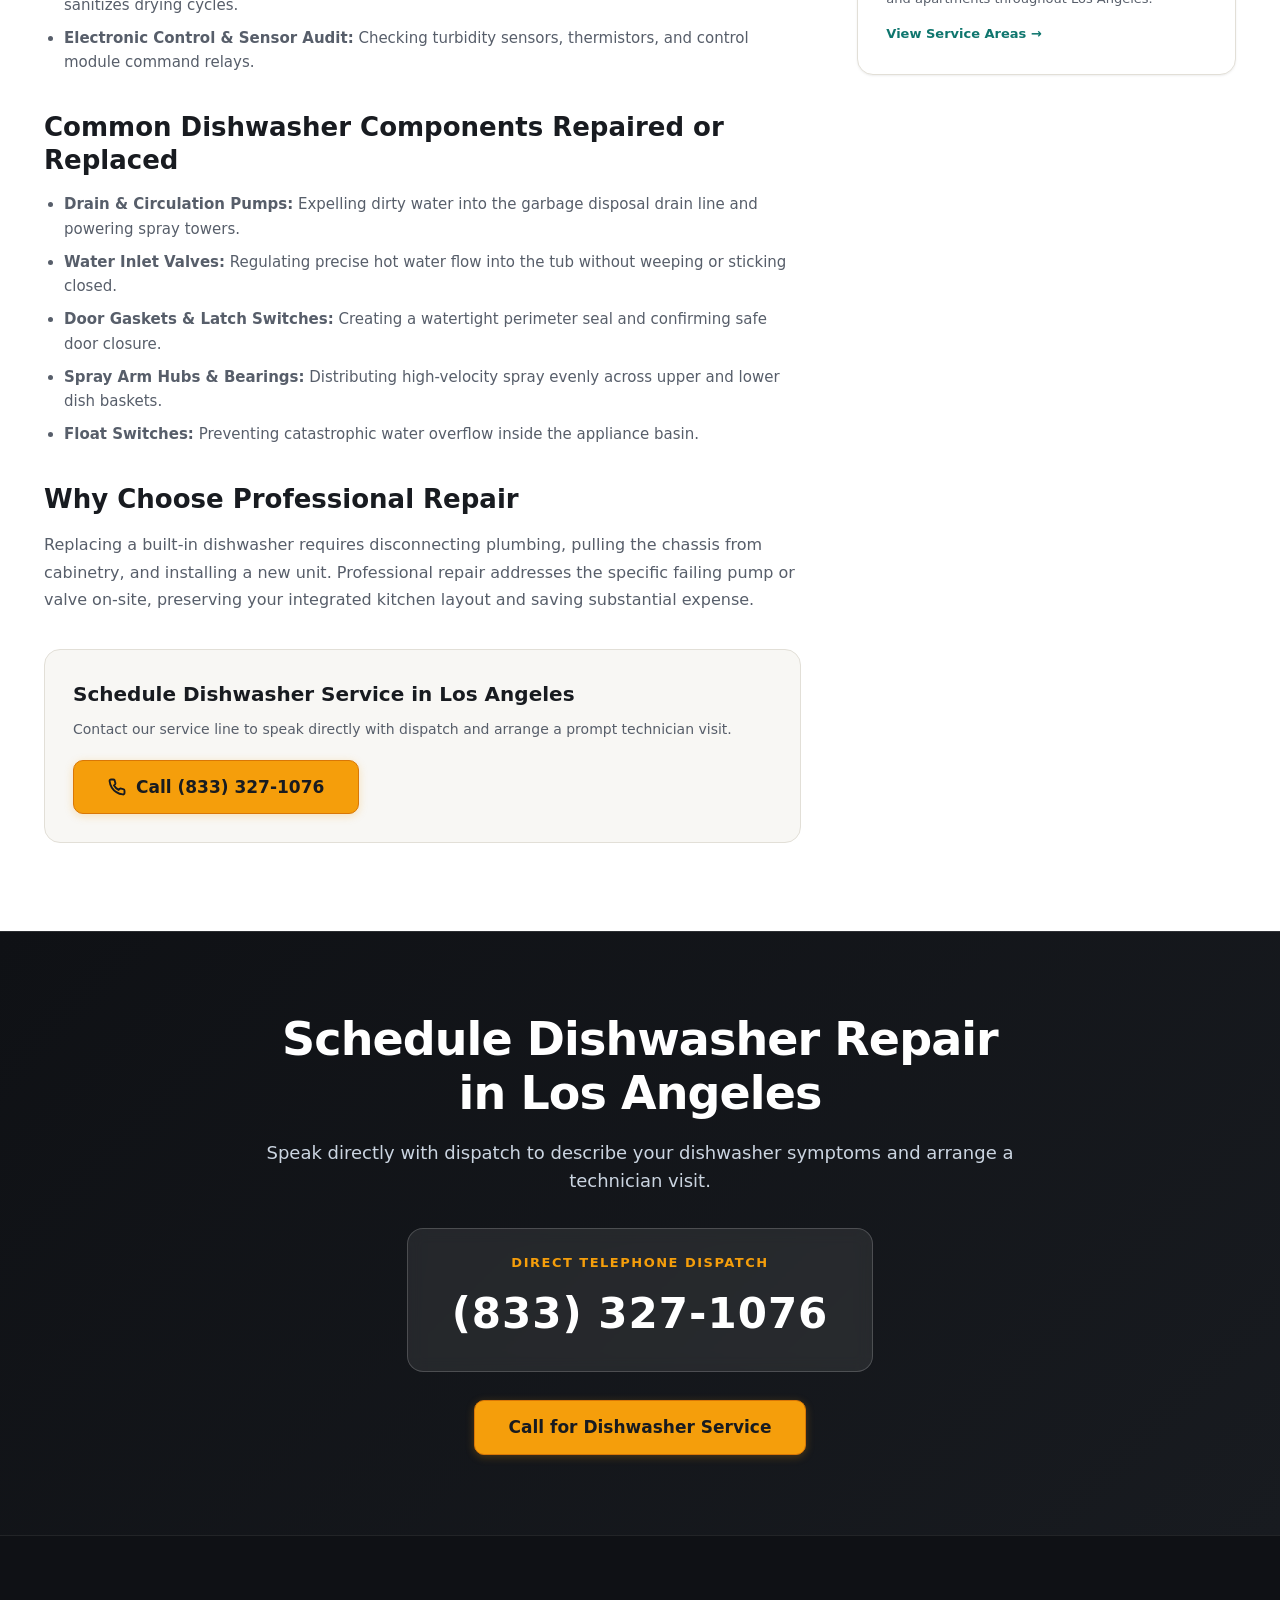
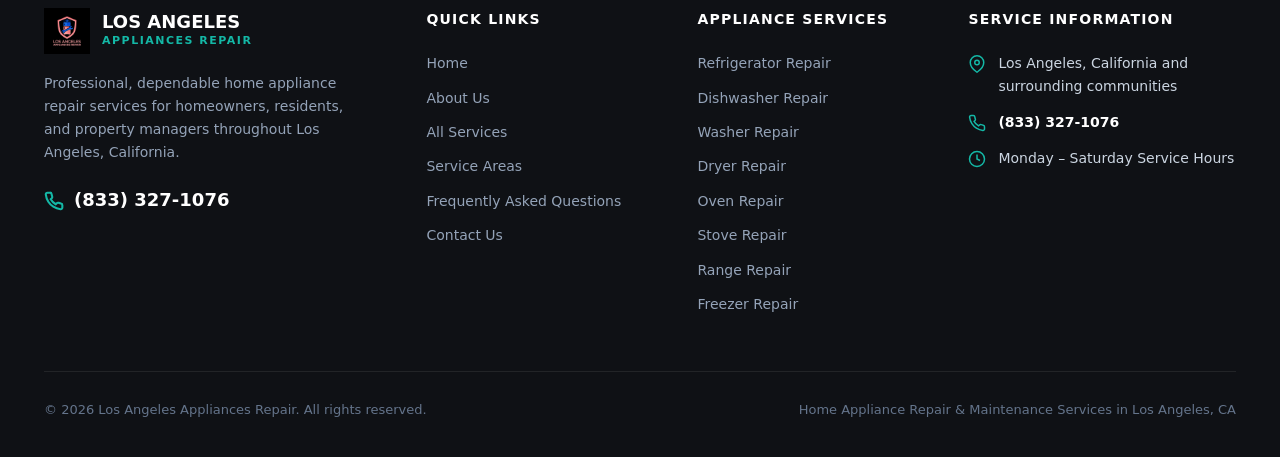
<file: dishwasher-repair.html>
<!DOCTYPE html>
<html lang="en">
<head>
  <meta charset="UTF-8">
  <meta name="viewport" content="width=device-width, initial-scale=1.0">
  <title>Dishwasher Repair in Los Angeles | Los Angeles Appliances Repair</title>
  <meta name="description" content="Professional dishwasher repair in Los Angeles. Fixing standing water, poor cleaning, leaks, door latches, and cycle errors. Call (833) 327-1076.">
  
  <link rel="canonical" href="https://losangelesappliancesrepair.online/dishwasher-repair">
  <meta property="og:type" content="website">
  <meta property="og:title" content="Dishwasher Repair in Los Angeles | Los Angeles Appliances Repair">
  <meta property="og:description" content="In-home dishwasher diagnostics and repair across Los Angeles. Solving drainage, spray, and wash cycle failures.">
  <meta property="og:url" content="https://losangelesappliancesrepair.online/dishwasher-repair">
  <meta property="og:image" content="assets/images/services/dishwasher.jpg">
  <meta name="twitter:card" content="summary_large_image">

  <link rel="icon" type="image/png" href="assets/images/favicon/favicon.png">
  <link rel="stylesheet" href="assets/css/style.css">

  <script type="application/ld+json">
  {
    "@context": "https://schema.org",
    "@type": "Service",
    "name": "Dishwasher Repair Service",
    "provider": {
      "@type": "HomeAndConstructionBusiness",
      "name": "Los Angeles Appliances Repair",
      "telephone": "+1-833-327-1076"
    },
    "areaServed": "Los Angeles, CA",
    "description": "In-home repair for residential dishwashers, addressing drainage, spray arms, water intake valves, and electronic control boards."
  }
  </script>
</head>
<body>

  <!-- Top Bar -->
  <div class="top-bar">
    <div class="container">
      <div class="top-bar-location">
        <svg width="15" height="15" viewBox="0 0 24 24" fill="none" stroke="currentColor" stroke-width="2"><path d="M21 10c0 7-9 13-9 13s-9-6-9-13a9 9 0 0 1 18 0z"></path><circle cx="12" cy="10" r="3"></circle></svg>
        <span>Serving Homeowners Across Los Angeles, California</span>
      </div>
      <div class="top-bar-contact">
        <span class="top-bar-badge">Direct Telephone Dispatch</span>
        <a href="tel:+18333271076" class="top-bar-phone">
          <svg width="14" height="14" viewBox="0 0 24 24" fill="none" stroke="currentColor" stroke-width="2.5"><path d="M22 16.92v3a2 2 0 0 1-2.18 2 19.79 19.79 0 0 1-8.63-3.07 19.5 19.5 0 0 1-6-6 19.79 19.79 0 0 1-3.07-8.67A2 2 0 0 1 4.11 2h3a2 2 0 0 1 2 1.72 12.84 12.84 0 0 0 .7 2.81 2 2 0 0 1-.45 2.11L8.09 9.91a16 16 0 0 0 6 6l1.27-1.27a2 2 0 0 1 2.11-.45 12.84 12.84 0 0 0 2.81.7A2 2 0 0 1 22 16.92z"></path></svg>
          (833) 327-1076
        </a>
      </div>
    </div>
  </div>

  <!-- Header -->
  <header class="site-header">
    <div class="container header-container">
      <a href="./" class="site-logo" aria-label="Los Angeles Appliances Repair Homepage">
        <img src="assets/images/logo/logo.png" alt="Los Angeles Appliances Repair Logo">
        <div class="site-logo-text">
          <span class="site-logo-brand">LOS ANGELES</span>
          <span class="site-logo-sub">APPLIANCES REPAIR</span>
        </div>
      </a>

      <nav class="desktop-nav" aria-label="Main Navigation">
        <a href="./" class="nav-link">Home</a>
        <a href="about" class="nav-link">About</a>
        <div class="nav-item-dropdown">
          <button class="nav-link dropdown-toggle active" aria-expanded="false" aria-haspopup="true">
            Services
            <svg class="dropdown-arrow" viewBox="0 0 24 24" fill="none" stroke="currentColor" stroke-width="2.5"><polyline points="6 9 12 15 18 9"></polyline></svg>
          </button>
          <div class="dropdown-menu">
            <a href="refrigerator-repair" class="dropdown-item">Refrigerator Repair</a>
            <a href="dishwasher-repair" class="dropdown-item">Dishwasher Repair</a>
            <a href="washer-repair" class="dropdown-item">Washer Repair</a>
            <a href="dryer-repair" class="dropdown-item">Dryer Repair</a>
            <a href="oven-repair" class="dropdown-item">Oven Repair</a>
            <a href="stove-repair" class="dropdown-item">Stove Repair</a>
            <a href="range-repair" class="dropdown-item">Range Repair</a>
            <a href="freezer-repair" class="dropdown-item">Freezer Repair</a>
          </div>
        </div>
        <a href="service-areas" class="nav-link">Service Areas</a>
        <a href="faq" class="nav-link">FAQ</a>
        <a href="contact" class="nav-link">Contact</a>
      </nav>

      <div class="header-actions">
        <div class="header-phone-box">
          <span class="header-phone-label">Call For Service</span>
          <a href="tel:+18333271076" class="header-phone-link">(833) 327-1076</a>
        </div>
        <a href="tel:+18333271076" class="btn btn-primary btn-sm">Call Now</a>
      </div>

      <button class="mobile-nav-toggle" aria-label="Toggle Navigation Menu">
        <svg width="24" height="24" viewBox="0 0 24 24" fill="none" stroke="currentColor" stroke-width="2"><line x1="3" y1="12" x2="21" y2="12"></line><line x1="3" y1="6" x2="21" y2="6"></line><line x1="3" y1="18" x2="21" y2="18"></line></svg>
      </button>
    </div>
  </header>

  <!-- Mobile Drawer Menu -->
  <div class="mobile-nav-menu" role="dialog" aria-label="Mobile Navigation">
    <div class="mobile-nav-links">
      <div class="mobile-nav-item"><a href="./">Home</a></div>
      <div class="mobile-nav-item"><a href="about">About Us</a></div>
      <div class="mobile-nav-item">
        <span>Appliance Services</span>
        <div class="mobile-submenu">
          <a href="refrigerator-repair">Refrigerator Repair</a>
          <a href="dishwasher-repair">Dishwasher Repair</a>
          <a href="washer-repair">Washer Repair</a>
          <a href="dryer-repair">Dryer Repair</a>
          <a href="oven-repair">Oven Repair</a>
          <a href="stove-repair">Stove Repair</a>
          <a href="range-repair">Range Repair</a>
          <a href="freezer-repair">Freezer Repair</a>
        </div>
      </div>
      <div class="mobile-nav-item"><a href="service-areas">Service Areas</a></div>
      <div class="mobile-nav-item"><a href="faq">Frequently Asked Questions</a></div>
      <div class="mobile-nav-item"><a href="contact">Contact</a></div>
    </div>
    <a href="tel:+18333271076" class="btn btn-primary btn-lg full-width">Call (833) 327-1076</a>
  </div>

  <!-- Page Hero Header -->
  <section class="page-hero full-width">
    <div class="container page-hero-container">
      <div>
        <nav class="breadcrumb" aria-label="Breadcrumb">
          <a href="./">Home</a>
          <span class="breadcrumb-separator">/</span>
          <a href="services">Services</a>
          <span class="breadcrumb-separator">/</span>
          <span style="color: #ffffff;">Dishwasher Repair</span>
        </nav>
        <h1 class="page-title">Professional Dishwasher Repair in Los Angeles</h1>
        <p class="page-lead">
          Restoring spotless cleaning performance, proper drainage, and leak-free operation for built-in and panel-ready kitchen dishwashers.
        </p>
      </div>
      <div class="page-hero-media">
        <img src="assets/images/services/dishwasher.jpg" alt="Built-in kitchen dishwasher appliance">
      </div>
    </div>
  </section>

  <!-- Service Detail Body -->
  <section class="section full-width">
    <div class="container">
      <div class="service-content-grid">
        
        <article class="article-content">
          <h2>Specialized In-Home Dishwasher Servicing</h2>
          <p>
            Modern dishwashers rely on an intricate balance of hot water intake, multi-tier spray arm pressure, detergent dissolution timing, and electric drainage pumping. When any mechanical or electronic link falters, dishes emerge dirty or water backs up in the bottom of the basin.
          </p>
          <p>
            At <strong>Los Angeles Appliances Repair</strong>, we diagnose dishwasher faults directly in your kitchen, protecting adjacent cabinetry and wood flooring throughout the visit.
          </p>

          <h2>Common Dishwasher Symptoms We Resolve</h2>
          <ul class="feature-checklist">
            <li>
              <svg viewBox="0 0 24 24" fill="none" stroke="currentColor" stroke-width="2.5"><polyline points="20 6 9 17 4 12"></polyline></svg>
              <span><strong>Standing Water at Cycle End:</strong> Gray, murky water remaining beneath the bottom rack due to pump or check valve failure.</span>
            </li>
            <li>
              <svg viewBox="0 0 24 24" fill="none" stroke="currentColor" stroke-width="2.5"><polyline points="20 6 9 17 4 12"></polyline></svg>
              <span><strong>Dishes Still Grimy or Cloudy:</strong> Food residue baked onto plates, detergent pods not dissolving, or white mineral haze.</span>
            </li>
            <li>
              <svg viewBox="0 0 24 24" fill="none" stroke="currentColor" stroke-width="2.5"><polyline points="20 6 9 17 4 12"></polyline></svg>
              <span><strong>Water Leaking from Door:</strong> Water escaping past worn peripheral gaskets or leaking beneath the kickplate onto subflooring.</span>
            </li>
            <li>
              <svg viewBox="0 0 24 24" fill="none" stroke="currentColor" stroke-width="2.5"><polyline points="20 6 9 17 4 12"></polyline></svg>
              <span><strong>Door Won't Latch or Cycle Won't Start:</strong> Defective micro-switches in the door handle assembly preventing electrical cycle start.</span>
            </li>
            <li>
              <svg viewBox="0 0 24 24" fill="none" stroke="currentColor" stroke-width="2.5"><polyline points="20 6 9 17 4 12"></polyline></svg>
              <span><strong>Strange Hum or Buzz:</strong> Wash circulation motor seized or foreign objects caught in the chopper blade assembly.</span>
            </li>
          </ul>

          <h2>Our Diagnostic Approach</h2>
          <p>
            Our technicians follow methodical testing protocols:
          </p>
          <ul>
            <li><strong>Hydraulic & Drainage Inspection:</strong> Examining the drain hose loop, air gap, drain solenoid, and impeller housing.</li>
            <li><strong>Water Fill Volume Check:</strong> Verifying that the water inlet valve allows the proper water level to activate the float switch.</li>
            <li><strong>Heating Element Continuity:</strong> Testing the circular heating coil that heats wash water and sanitizes drying cycles.</li>
            <li><strong>Electronic Control & Sensor Audit:</strong> Checking turbidity sensors, thermistors, and control module command relays.</li>
          </ul>

          <h2>Common Dishwasher Components Repaired or Replaced</h2>
          <ul>
            <li><strong>Drain & Circulation Pumps:</strong> Expelling dirty water into the garbage disposal drain line and powering spray towers.</li>
            <li><strong>Water Inlet Valves:</strong> Regulating precise hot water flow into the tub without weeping or sticking closed.</li>
            <li><strong>Door Gaskets & Latch Switches:</strong> Creating a watertight perimeter seal and confirming safe door closure.</li>
            <li><strong>Spray Arm Hubs & Bearings:</strong> Distributing high-velocity spray evenly across upper and lower dish baskets.</li>
            <li><strong>Float Switches:</strong> Preventing catastrophic water overflow inside the appliance basin.</li>
          </ul>

          <h2>Why Choose Professional Repair</h2>
          <p>
            Replacing a built-in dishwasher requires disconnecting plumbing, pulling the chassis from cabinetry, and installing a new unit. Professional repair addresses the specific failing pump or valve on-site, preserving your integrated kitchen layout and saving substantial expense.
          </p>

          <div style="background-color: var(--color-surface-warm); border: 1px solid var(--color-border); border-radius: var(--radius-lg); padding: 28px; margin-top: 36px;">
            <h3 style="font-size: 20px; font-weight: 800; color: var(--color-primary); margin-bottom: 8px;">Schedule Dishwasher Service in Los Angeles</h3>
            <p style="font-size: 14px; color: var(--color-text-muted); margin-bottom: 18px;">
              Contact our service line to speak directly with dispatch and arrange a prompt technician visit.
            </p>
            <a href="tel:+18333271076" class="btn btn-primary btn-lg">
              <svg viewBox="0 0 24 24" fill="none" stroke="currentColor" stroke-width="2.5"><path d="M22 16.92v3a2 2 0 0 1-2.18 2 19.79 19.79 0 0 1-8.63-3.07 19.5 19.5 0 0 1-6-6 19.79 19.79 0 0 1-3.07-8.67A2 2 0 0 1 4.11 2h3a2 2 0 0 1 2 1.72 12.84 12.84 0 0 0 .7 2.81 2 2 0 0 1-.45 2.11L8.09 9.91a16 16 0 0 0 6 6l1.27-1.27a2 2 0 0 1 2.11-.45 12.84 12.84 0 0 0 2.81.7A2 2 0 0 1 22 16.92z"></path></svg>
              Call (833) 327-1076
            </a>
          </div>
        </article>

        <!-- Sidebar -->
        <aside>
          <div class="sidebar-sticky">
            <div class="sidebar-call-card">
              <div class="sidebar-call-tag">Direct Telephone Dispatch</div>
              <h3 class="sidebar-call-title">Need Dishwasher Help?</h3>
              <a href="tel:+18333271076" class="sidebar-call-phone">(833) 327-1076</a>
              <a href="tel:+18333271076" class="btn btn-primary full-width">Call Now</a>
            </div>

            <div class="sidebar-card">
              <h4 class="sidebar-title">Other Appliance Services</h4>
              <ul class="sidebar-nav-list">
                <li class="sidebar-nav-item"><a href="refrigerator-repair">Refrigerator Repair &rarr;</a></li>
                <li class="sidebar-nav-item active"><a href="dishwasher-repair">Dishwasher Repair &rarr;</a></li>
                <li class="sidebar-nav-item"><a href="washer-repair">Washer Repair &rarr;</a></li>
                <li class="sidebar-nav-item"><a href="dryer-repair">Dryer Repair &rarr;</a></li>
                <li class="sidebar-nav-item"><a href="oven-repair">Oven Repair &rarr;</a></li>
                <li class="sidebar-nav-item"><a href="stove-repair">Stove Repair &rarr;</a></li>
                <li class="sidebar-nav-item"><a href="range-repair">Range Repair &rarr;</a></li>
                <li class="sidebar-nav-item"><a href="freezer-repair">Freezer Repair &rarr;</a></li>
              </ul>
            </div>

            <div class="sidebar-card">
              <h4 class="sidebar-title">Service Coverage</h4>
              <p style="font-size: 13px; color: var(--color-text-muted); line-height: 1.5; margin-bottom: 12px;">
                Prompt in-home dishwasher repairs for homes and apartments throughout Los Angeles.
              </p>
              <a href="service-areas" style="font-size: 13px; font-weight: 700; color: var(--color-accent-dark);">View Service Areas &rarr;</a>
            </div>
          </div>
        </aside>

      </div>
    </div>
  </section>

  <!-- Final CTA -->
  <section class="final-cta-section full-width">
    <div class="container final-cta-container">
      <h2 class="final-cta-title">Schedule Dishwasher Repair in Los Angeles</h2>
      <p class="final-cta-lead">
        Speak directly with dispatch to describe your dishwasher symptoms and arrange a technician visit.
      </p>
      <div class="final-cta-phone-card">
        <span class="final-cta-phone-tag">Direct Telephone Dispatch</span>
        <a href="tel:+18333271076" class="final-cta-phone-num">(833) 327-1076</a>
      </div>
      <div class="final-cta-buttons">
        <a href="tel:+18333271076" class="btn btn-primary btn-lg">Call for Dishwasher Service</a>
      </div>
    </div>
  </section>

  <!-- Footer -->
  <footer class="site-footer full-width">
    <div class="container">
      <div class="footer-top">
        <div>
          <a href="./" class="footer-brand-logo">
            <img src="assets/images/logo/footer-logo.png" alt="Los Angeles Appliances Repair">
            <div>
              <div class="footer-brand-title">LOS ANGELES</div>
              <div class="footer-brand-sub">APPLIANCES REPAIR</div>
            </div>
          </a>
          <p class="footer-bio">
            Professional, dependable home appliance repair services for homeowners, residents, and property managers throughout Los Angeles, California.
          </p>
          <a href="tel:+18333271076" class="footer-phone-highlight">
            <svg width="20" height="20" viewBox="0 0 24 24" fill="none" stroke="currentColor" stroke-width="2.5"><path d="M22 16.92v3a2 2 0 0 1-2.18 2 19.79 19.79 0 0 1-8.63-3.07 19.5 19.5 0 0 1-6-6 19.79 19.79 0 0 1-3.07-8.67A2 2 0 0 1 4.11 2h3a2 2 0 0 1 2 1.72 12.84 12.84 0 0 0 .7 2.81 2 2 0 0 1-.45 2.11L8.09 9.91a16 16 0 0 0 6 6l1.27-1.27a2 2 0 0 1 2.11-.45 12.84 12.84 0 0 0 2.81.7A2 2 0 0 1 22 16.92z"></path></svg>
            (833) 327-1076
          </a>
        </div>
        <div>
          <h4 class="footer-heading">Quick Links</h4>
          <ul class="footer-links">
            <li><a href="./">Home</a></li>
            <li><a href="about">About Us</a></li>
            <li><a href="services">All Services</a></li>
            <li><a href="service-areas">Service Areas</a></li>
            <li><a href="faq">Frequently Asked Questions</a></li>
            <li><a href="contact">Contact Us</a></li>
          </ul>
        </div>
        <div>
          <h4 class="footer-heading">Appliance Services</h4>
          <ul class="footer-links">
            <li><a href="refrigerator-repair">Refrigerator Repair</a></li>
            <li><a href="dishwasher-repair">Dishwasher Repair</a></li>
            <li><a href="washer-repair">Washer Repair</a></li>
            <li><a href="dryer-repair">Dryer Repair</a></li>
            <li><a href="oven-repair">Oven Repair</a></li>
            <li><a href="stove-repair">Stove Repair</a></li>
            <li><a href="range-repair">Range Repair</a></li>
            <li><a href="freezer-repair">Freezer Repair</a></li>
          </ul>
        </div>
        <div>
          <h4 class="footer-heading">Service Information</h4>
          <div class="footer-contact-info">
            <div class="footer-contact-item">
              <svg viewBox="0 0 24 24" fill="none" stroke="currentColor" stroke-width="2"><path d="M21 10c0 7-9 13-9 13s-9-6-9-13a9 9 0 0 1 18 0z"></path><circle cx="12" cy="10" r="3"></circle></svg>
              <span>Los Angeles, California and surrounding communities</span>
            </div>
            <div class="footer-contact-item">
              <svg viewBox="0 0 24 24" fill="none" stroke="currentColor" stroke-width="2"><path d="M22 16.92v3a2 2 0 0 1-2.18 2 19.79 19.79 0 0 1-8.63-3.07 19.5 19.5 0 0 1-6-6 19.79 19.79 0 0 1-3.07-8.67A2 2 0 0 1 4.11 2h3a2 2 0 0 1 2 1.72 12.84 12.84 0 0 0 .7 2.81 2 2 0 0 1-.45 2.11L8.09 9.91a16 16 0 0 0 6 6l1.27-1.27a2 2 0 0 1 2.11-.45 12.84 12.84 0 0 0 2.81.7A2 2 0 0 1 22 16.92z"></path></svg>
              <a href="tel:+18333271076" style="color: #ffffff; font-weight: 700;">(833) 327-1076</a>
            </div>
            <div class="footer-contact-item">
              <svg viewBox="0 0 24 24" fill="none" stroke="currentColor" stroke-width="2"><circle cx="12" cy="12" r="10"></circle><polyline points="12 6 12 12 16 14"></polyline></svg>
              <span>Monday – Saturday Service Hours</span>
            </div>
          </div>
        </div>
      </div>
      <div class="footer-bottom">
        <div>&copy; 2026 Los Angeles Appliances Repair. All rights reserved.</div>
        <div>Home Appliance Repair & Maintenance Services in Los Angeles, CA</div>
      </div>
    </div>
  </footer>

  <script src="assets/js/main.js"></script>
</body>
</html>
</file>
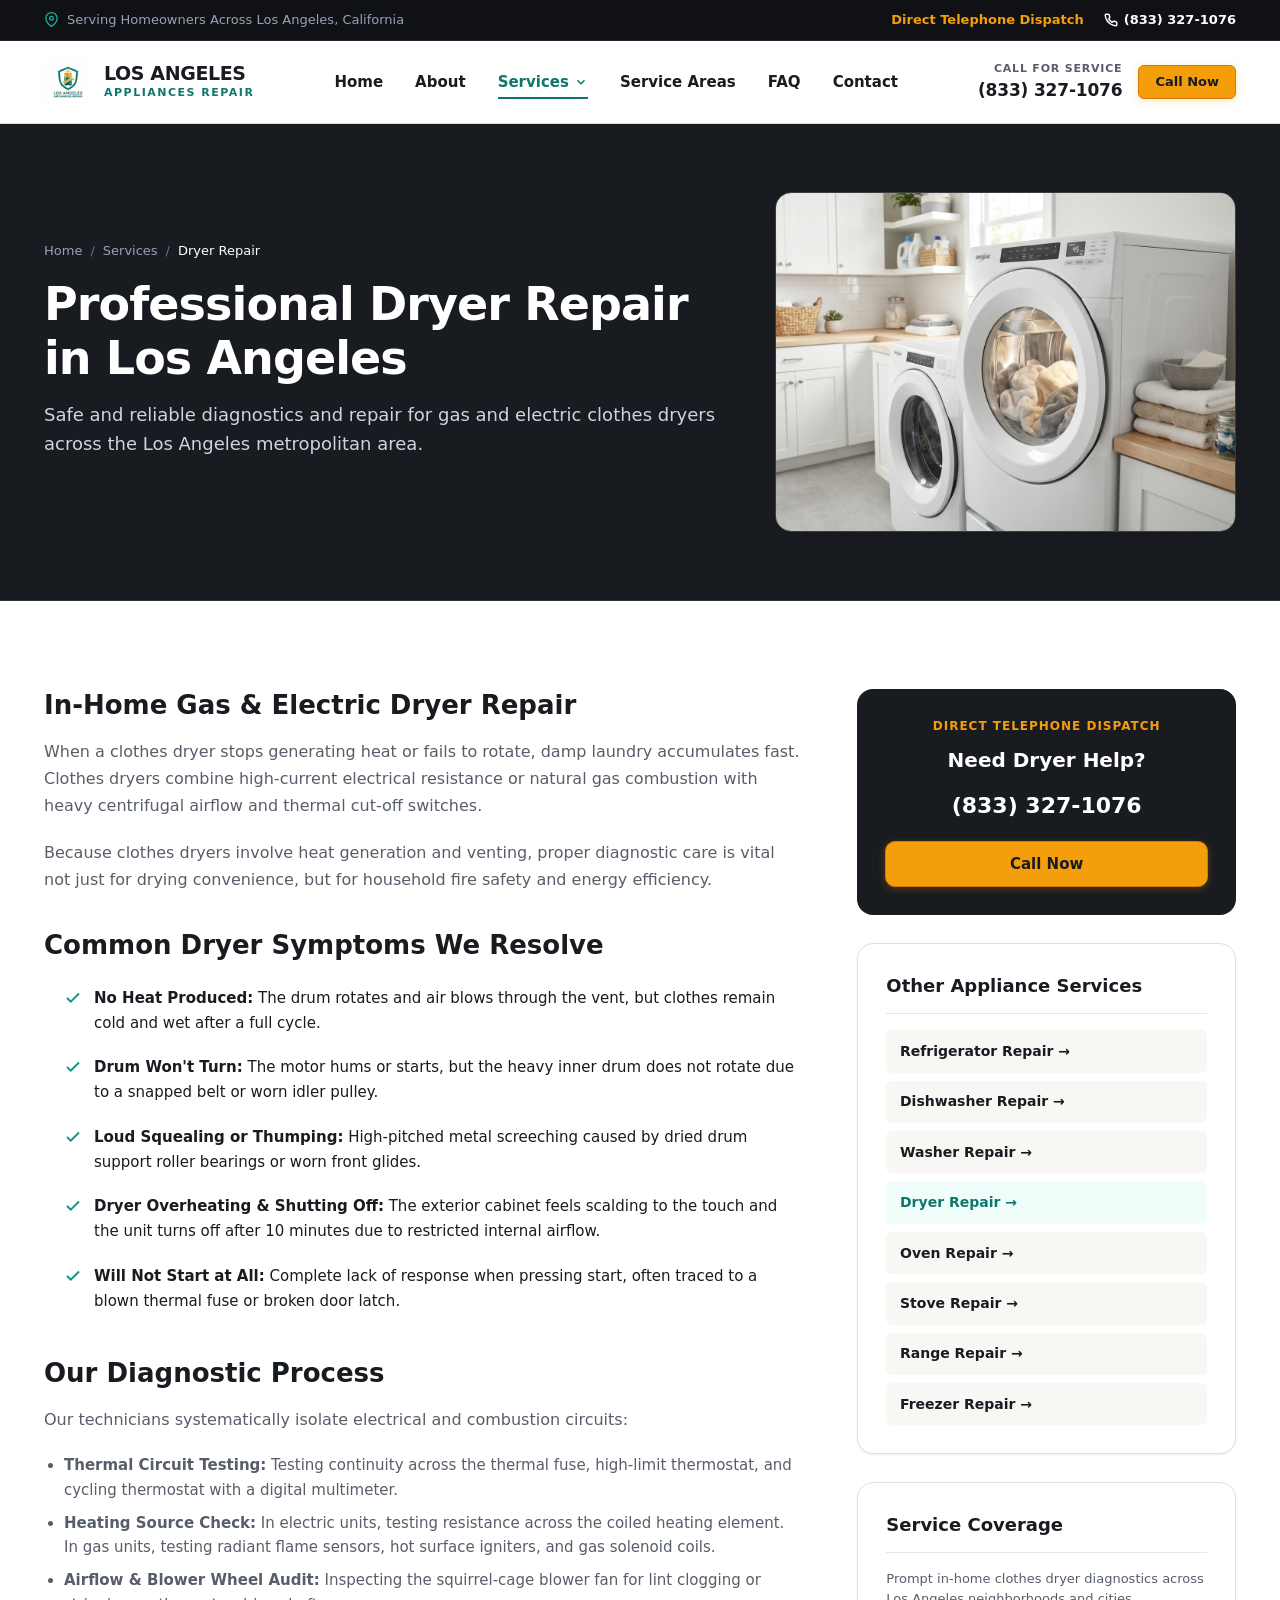
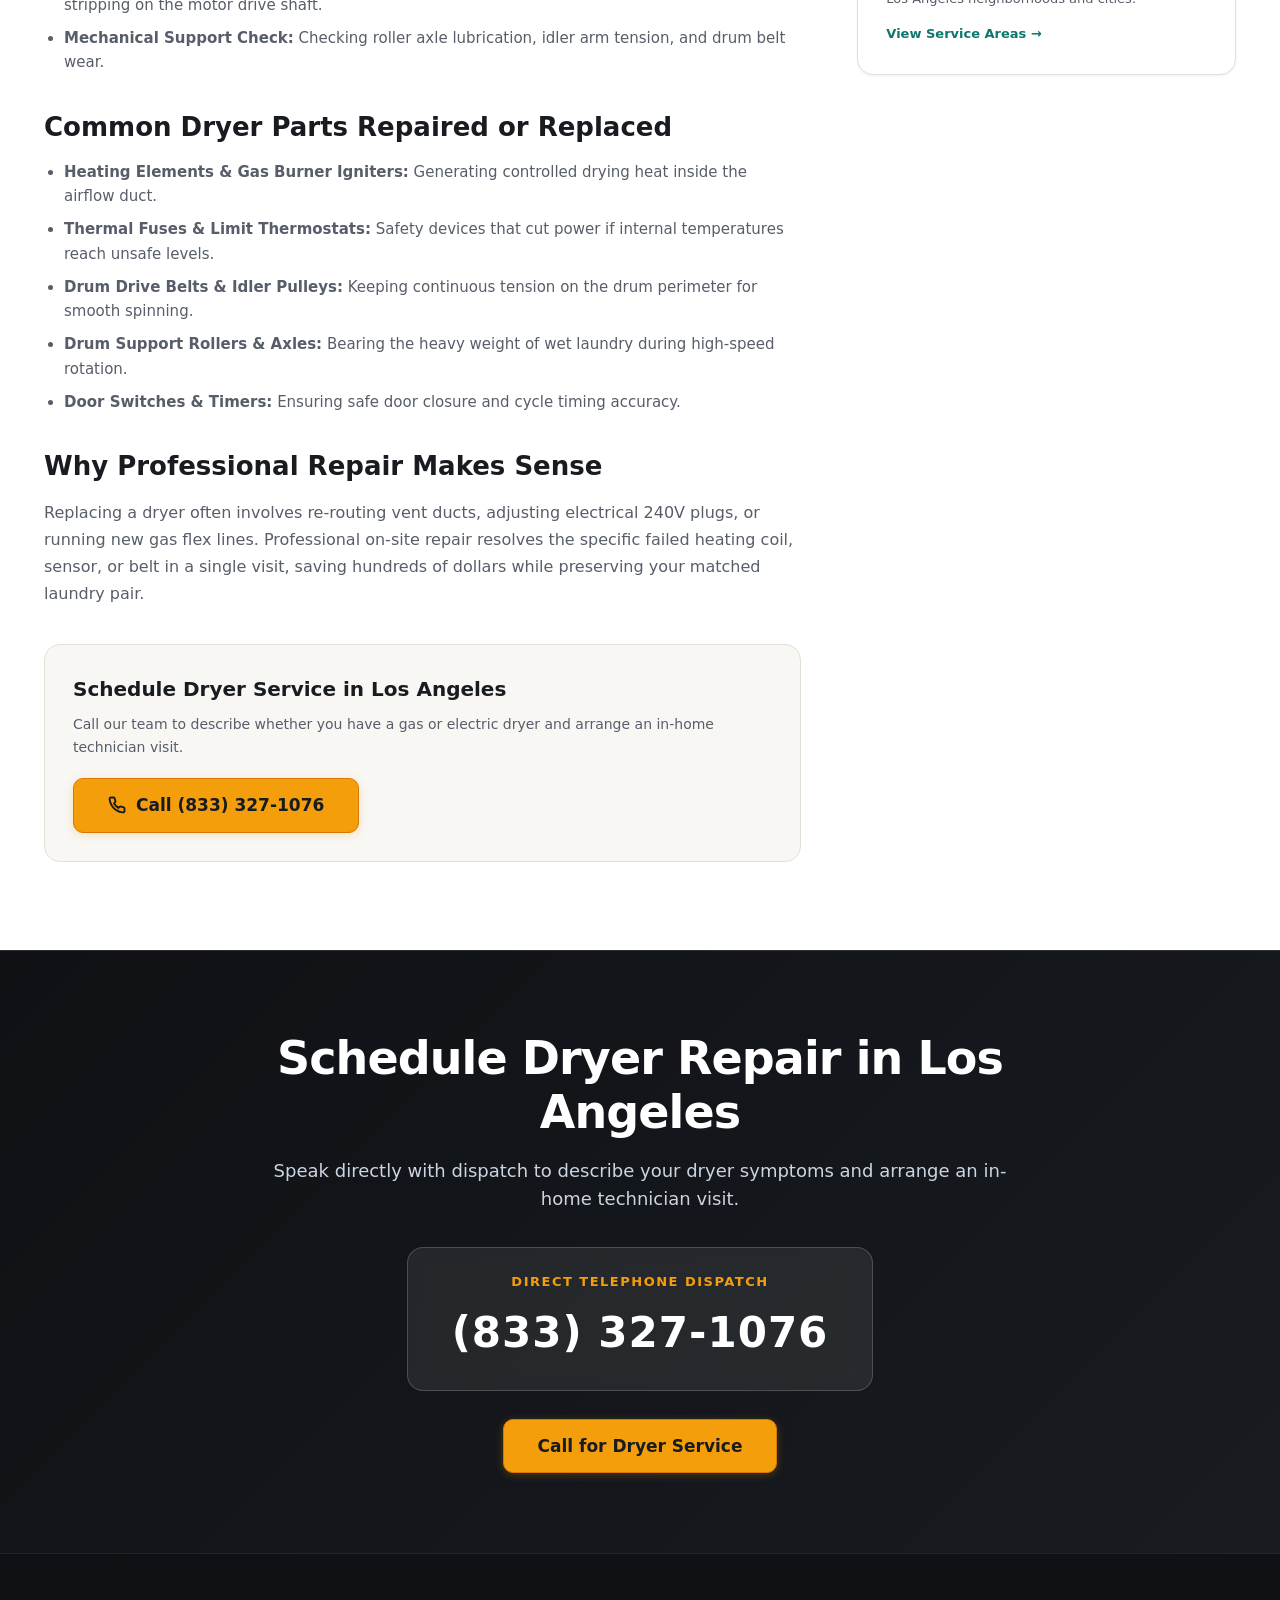
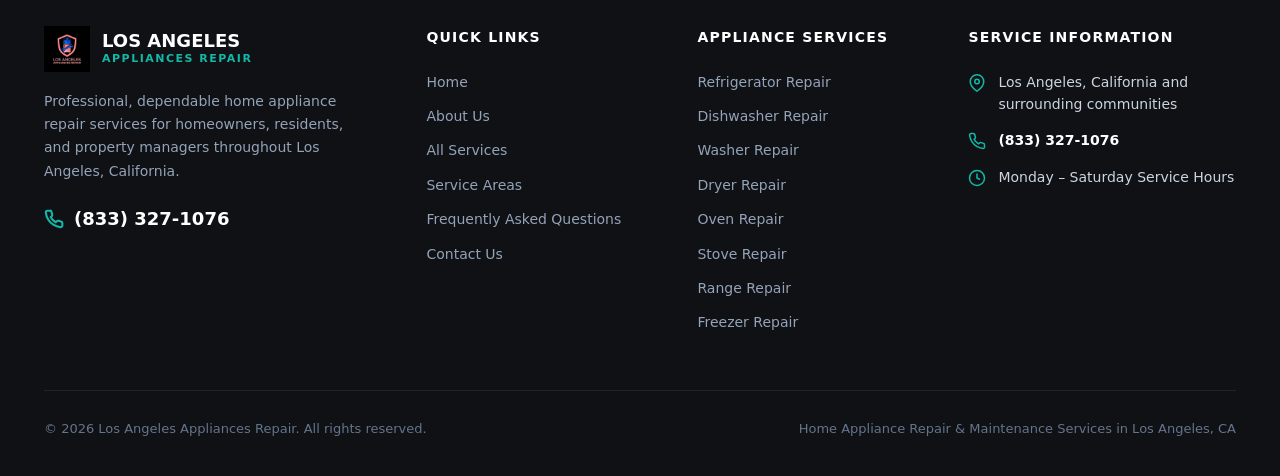
<file: dryer-repair.html>
<!DOCTYPE html>
<html lang="en">
<head>
  <meta charset="UTF-8">
  <meta name="viewport" content="width=device-width, initial-scale=1.0">
  <title>Dryer Repair in Los Angeles | Los Angeles Appliances Repair</title>
  <meta name="description" content="Expert clothes dryer repair in Los Angeles. Fixing dryers that won't heat, tumble, or start. Gas and electric dryer service. Call (833) 327-1076.">
  
  <link rel="canonical" href="https://losangelesappliancesrepair.online/dryer-repair">
  <meta property="og:type" content="website">
  <meta property="og:title" content="Dryer Repair in Los Angeles | Los Angeles Appliances Repair">
  <meta property="og:description" content="In-home clothes dryer repair across Los Angeles. Solving heating failures, squealing pulleys, and thermal switch issues.">
  <meta property="og:url" content="https://losangelesappliancesrepair.online/dryer-repair">
  <meta property="og:image" content="assets/images/services/dryer.jpg">
  <meta name="twitter:card" content="summary_large_image">

  <link rel="icon" type="image/png" href="assets/images/favicon/favicon.png">
  <link rel="stylesheet" href="assets/css/style.css">

  <script type="application/ld+json">
  {
    "@context": "https://schema.org",
    "@type": "Service",
    "name": "Clothes Dryer Repair Service",
    "provider": {
      "@type": "HomeAndConstructionBusiness",
      "name": "Los Angeles Appliances Repair",
      "telephone": "+1-833-327-1076"
    },
    "areaServed": "Los Angeles, CA",
    "description": "In-home repair for gas and electric clothes dryers, resolving heating elements, thermal fuses, drive belts, and rollers."
  }
  </script>
</head>
<body>

  <!-- Top Bar -->
  <div class="top-bar">
    <div class="container">
      <div class="top-bar-location">
        <svg width="15" height="15" viewBox="0 0 24 24" fill="none" stroke="currentColor" stroke-width="2"><path d="M21 10c0 7-9 13-9 13s-9-6-9-13a9 9 0 0 1 18 0z"></path><circle cx="12" cy="10" r="3"></circle></svg>
        <span>Serving Homeowners Across Los Angeles, California</span>
      </div>
      <div class="top-bar-contact">
        <span class="top-bar-badge">Direct Telephone Dispatch</span>
        <a href="tel:+18333271076" class="top-bar-phone">
          <svg width="14" height="14" viewBox="0 0 24 24" fill="none" stroke="currentColor" stroke-width="2.5"><path d="M22 16.92v3a2 2 0 0 1-2.18 2 19.79 19.79 0 0 1-8.63-3.07 19.5 19.5 0 0 1-6-6 19.79 19.79 0 0 1-3.07-8.67A2 2 0 0 1 4.11 2h3a2 2 0 0 1 2 1.72 12.84 12.84 0 0 0 .7 2.81 2 2 0 0 1-.45 2.11L8.09 9.91a16 16 0 0 0 6 6l1.27-1.27a2 2 0 0 1 2.11-.45 12.84 12.84 0 0 0 2.81.7A2 2 0 0 1 22 16.92z"></path></svg>
          (833) 327-1076
        </a>
      </div>
    </div>
  </div>

  <!-- Header -->
  <header class="site-header">
    <div class="container header-container">
      <a href="./" class="site-logo" aria-label="Los Angeles Appliances Repair Homepage">
        <img src="assets/images/logo/logo.png" alt="Los Angeles Appliances Repair Logo">
        <div class="site-logo-text">
          <span class="site-logo-brand">LOS ANGELES</span>
          <span class="site-logo-sub">APPLIANCES REPAIR</span>
        </div>
      </a>

      <nav class="desktop-nav" aria-label="Main Navigation">
        <a href="./" class="nav-link">Home</a>
        <a href="about" class="nav-link">About</a>
        <div class="nav-item-dropdown">
          <button class="nav-link dropdown-toggle active" aria-expanded="false" aria-haspopup="true">
            Services
            <svg class="dropdown-arrow" viewBox="0 0 24 24" fill="none" stroke="currentColor" stroke-width="2.5"><polyline points="6 9 12 15 18 9"></polyline></svg>
          </button>
          <div class="dropdown-menu">
            <a href="refrigerator-repair" class="dropdown-item">Refrigerator Repair</a>
            <a href="dishwasher-repair" class="dropdown-item">Dishwasher Repair</a>
            <a href="washer-repair" class="dropdown-item">Washer Repair</a>
            <a href="dryer-repair" class="dropdown-item">Dryer Repair</a>
            <a href="oven-repair" class="dropdown-item">Oven Repair</a>
            <a href="stove-repair" class="dropdown-item">Stove Repair</a>
            <a href="range-repair" class="dropdown-item">Range Repair</a>
            <a href="freezer-repair" class="dropdown-item">Freezer Repair</a>
          </div>
        </div>
        <a href="service-areas" class="nav-link">Service Areas</a>
        <a href="faq" class="nav-link">FAQ</a>
        <a href="contact" class="nav-link">Contact</a>
      </nav>

      <div class="header-actions">
        <div class="header-phone-box">
          <span class="header-phone-label">Call For Service</span>
          <a href="tel:+18333271076" class="header-phone-link">(833) 327-1076</a>
        </div>
        <a href="tel:+18333271076" class="btn btn-primary btn-sm">Call Now</a>
      </div>

      <button class="mobile-nav-toggle" aria-label="Toggle Navigation Menu">
        <svg width="24" height="24" viewBox="0 0 24 24" fill="none" stroke="currentColor" stroke-width="2"><line x1="3" y1="12" x2="21" y2="12"></line><line x1="3" y1="6" x2="21" y2="6"></line><line x1="3" y1="18" x2="21" y2="18"></line></svg>
      </button>
    </div>
  </header>

  <!-- Mobile Drawer Menu -->
  <div class="mobile-nav-menu" role="dialog" aria-label="Mobile Navigation">
    <div class="mobile-nav-links">
      <div class="mobile-nav-item"><a href="./">Home</a></div>
      <div class="mobile-nav-item"><a href="about">About Us</a></div>
      <div class="mobile-nav-item">
        <span>Appliance Services</span>
        <div class="mobile-submenu">
          <a href="refrigerator-repair">Refrigerator Repair</a>
          <a href="dishwasher-repair">Dishwasher Repair</a>
          <a href="washer-repair">Washer Repair</a>
          <a href="dryer-repair">Dryer Repair</a>
          <a href="oven-repair">Oven Repair</a>
          <a href="stove-repair">Stove Repair</a>
          <a href="range-repair">Range Repair</a>
          <a href="freezer-repair">Freezer Repair</a>
        </div>
      </div>
      <div class="mobile-nav-item"><a href="service-areas">Service Areas</a></div>
      <div class="mobile-nav-item"><a href="faq">Frequently Asked Questions</a></div>
      <div class="mobile-nav-item"><a href="contact">Contact</a></div>
    </div>
    <a href="tel:+18333271076" class="btn btn-primary btn-lg full-width">Call (833) 327-1076</a>
  </div>

  <!-- Page Hero Header -->
  <section class="page-hero full-width">
    <div class="container page-hero-container">
      <div>
        <nav class="breadcrumb" aria-label="Breadcrumb">
          <a href="./">Home</a>
          <span class="breadcrumb-separator">/</span>
          <a href="services">Services</a>
          <span class="breadcrumb-separator">/</span>
          <span style="color: #ffffff;">Dryer Repair</span>
        </nav>
        <h1 class="page-title">Professional Dryer Repair in Los Angeles</h1>
        <p class="page-lead">
          Safe and reliable diagnostics and repair for gas and electric clothes dryers across the Los Angeles metropolitan area.
        </p>
      </div>
      <div class="page-hero-media">
        <img src="assets/images/services/dryer.jpg" alt="Residential clothes dryer appliance">
      </div>
    </div>
  </section>

  <!-- Service Detail Body -->
  <section class="section full-width">
    <div class="container">
      <div class="service-content-grid">
        
        <article class="article-content">
          <h2>In-Home Gas & Electric Dryer Repair</h2>
          <p>
            When a clothes dryer stops generating heat or fails to rotate, damp laundry accumulates fast. Clothes dryers combine high-current electrical resistance or natural gas combustion with heavy centrifugal airflow and thermal cut-off switches.
          </p>
          <p>
            Because clothes dryers involve heat generation and venting, proper diagnostic care is vital not just for drying convenience, but for household fire safety and energy efficiency.
          </p>

          <h2>Common Dryer Symptoms We Resolve</h2>
          <ul class="feature-checklist">
            <li>
              <svg viewBox="0 0 24 24" fill="none" stroke="currentColor" stroke-width="2.5"><polyline points="20 6 9 17 4 12"></polyline></svg>
              <span><strong>No Heat Produced:</strong> The drum rotates and air blows through the vent, but clothes remain cold and wet after a full cycle.</span>
            </li>
            <li>
              <svg viewBox="0 0 24 24" fill="none" stroke="currentColor" stroke-width="2.5"><polyline points="20 6 9 17 4 12"></polyline></svg>
              <span><strong>Drum Won't Turn:</strong> The motor hums or starts, but the heavy inner drum does not rotate due to a snapped belt or worn idler pulley.</span>
            </li>
            <li>
              <svg viewBox="0 0 24 24" fill="none" stroke="currentColor" stroke-width="2.5"><polyline points="20 6 9 17 4 12"></polyline></svg>
              <span><strong>Loud Squealing or Thumping:</strong> High-pitched metal screeching caused by dried drum support roller bearings or worn front glides.</span>
            </li>
            <li>
              <svg viewBox="0 0 24 24" fill="none" stroke="currentColor" stroke-width="2.5"><polyline points="20 6 9 17 4 12"></polyline></svg>
              <span><strong>Dryer Overheating & Shutting Off:</strong> The exterior cabinet feels scalding to the touch and the unit turns off after 10 minutes due to restricted internal airflow.</span>
            </li>
            <li>
              <svg viewBox="0 0 24 24" fill="none" stroke="currentColor" stroke-width="2.5"><polyline points="20 6 9 17 4 12"></polyline></svg>
              <span><strong>Will Not Start at All:</strong> Complete lack of response when pressing start, often traced to a blown thermal fuse or broken door latch.</span>
            </li>
          </ul>

          <h2>Our Diagnostic Process</h2>
          <p>
            Our technicians systematically isolate electrical and combustion circuits:
          </p>
          <ul>
            <li><strong>Thermal Circuit Testing:</strong> Testing continuity across the thermal fuse, high-limit thermostat, and cycling thermostat with a digital multimeter.</li>
            <li><strong>Heating Source Check:</strong> In electric units, testing resistance across the coiled heating element. In gas units, testing radiant flame sensors, hot surface igniters, and gas solenoid coils.</li>
            <li><strong>Airflow & Blower Wheel Audit:</strong> Inspecting the squirrel-cage blower fan for lint clogging or stripping on the motor drive shaft.</li>
            <li><strong>Mechanical Support Check:</strong> Checking roller axle lubrication, idler arm tension, and drum belt wear.</li>
          </ul>

          <h2>Common Dryer Parts Repaired or Replaced</h2>
          <ul>
            <li><strong>Heating Elements & Gas Burner Igniters:</strong> Generating controlled drying heat inside the airflow duct.</li>
            <li><strong>Thermal Fuses & Limit Thermostats:</strong> Safety devices that cut power if internal temperatures reach unsafe levels.</li>
            <li><strong>Drum Drive Belts & Idler Pulleys:</strong> Keeping continuous tension on the drum perimeter for smooth spinning.</li>
            <li><strong>Drum Support Rollers & Axles:</strong> Bearing the heavy weight of wet laundry during high-speed rotation.</li>
            <li><strong>Door Switches & Timers:</strong> Ensuring safe door closure and cycle timing accuracy.</li>
          </ul>

          <h2>Why Professional Repair Makes Sense</h2>
          <p>
            Replacing a dryer often involves re-routing vent ducts, adjusting electrical 240V plugs, or running new gas flex lines. Professional on-site repair resolves the specific failed heating coil, sensor, or belt in a single visit, saving hundreds of dollars while preserving your matched laundry pair.
          </p>

          <div style="background-color: var(--color-surface-warm); border: 1px solid var(--color-border); border-radius: var(--radius-lg); padding: 28px; margin-top: 36px;">
            <h3 style="font-size: 20px; font-weight: 800; color: var(--color-primary); margin-bottom: 8px;">Schedule Dryer Service in Los Angeles</h3>
            <p style="font-size: 14px; color: var(--color-text-muted); margin-bottom: 18px;">
              Call our team to describe whether you have a gas or electric dryer and arrange an in-home technician visit.
            </p>
            <a href="tel:+18333271076" class="btn btn-primary btn-lg">
              <svg viewBox="0 0 24 24" fill="none" stroke="currentColor" stroke-width="2.5"><path d="M22 16.92v3a2 2 0 0 1-2.18 2 19.79 19.79 0 0 1-8.63-3.07 19.5 19.5 0 0 1-6-6 19.79 19.79 0 0 1-3.07-8.67A2 2 0 0 1 4.11 2h3a2 2 0 0 1 2 1.72 12.84 12.84 0 0 0 .7 2.81 2 2 0 0 1-.45 2.11L8.09 9.91a16 16 0 0 0 6 6l1.27-1.27a2 2 0 0 1 2.11-.45 12.84 12.84 0 0 0 2.81.7A2 2 0 0 1 22 16.92z"></path></svg>
              Call (833) 327-1076
            </a>
          </div>
        </article>

        <!-- Sidebar -->
        <aside>
          <div class="sidebar-sticky">
            <div class="sidebar-call-card">
              <div class="sidebar-call-tag">Direct Telephone Dispatch</div>
              <h3 class="sidebar-call-title">Need Dryer Help?</h3>
              <a href="tel:+18333271076" class="sidebar-call-phone">(833) 327-1076</a>
              <a href="tel:+18333271076" class="btn btn-primary full-width">Call Now</a>
            </div>

            <div class="sidebar-card">
              <h4 class="sidebar-title">Other Appliance Services</h4>
              <ul class="sidebar-nav-list">
                <li class="sidebar-nav-item"><a href="refrigerator-repair">Refrigerator Repair &rarr;</a></li>
                <li class="sidebar-nav-item"><a href="dishwasher-repair">Dishwasher Repair &rarr;</a></li>
                <li class="sidebar-nav-item"><a href="washer-repair">Washer Repair &rarr;</a></li>
                <li class="sidebar-nav-item active"><a href="dryer-repair">Dryer Repair &rarr;</a></li>
                <li class="sidebar-nav-item"><a href="oven-repair">Oven Repair &rarr;</a></li>
                <li class="sidebar-nav-item"><a href="stove-repair">Stove Repair &rarr;</a></li>
                <li class="sidebar-nav-item"><a href="range-repair">Range Repair &rarr;</a></li>
                <li class="sidebar-nav-item"><a href="freezer-repair">Freezer Repair &rarr;</a></li>
              </ul>
            </div>

            <div class="sidebar-card">
              <h4 class="sidebar-title">Service Coverage</h4>
              <p style="font-size: 13px; color: var(--color-text-muted); line-height: 1.5; margin-bottom: 12px;">
                Prompt in-home clothes dryer diagnostics across Los Angeles neighborhoods and cities.
              </p>
              <a href="service-areas" style="font-size: 13px; font-weight: 700; color: var(--color-accent-dark);">View Service Areas &rarr;</a>
            </div>
          </div>
        </aside>

      </div>
    </div>
  </section>

  <!-- Final CTA -->
  <section class="final-cta-section full-width">
    <div class="container final-cta-container">
      <h2 class="final-cta-title">Schedule Dryer Repair in Los Angeles</h2>
      <p class="final-cta-lead">
        Speak directly with dispatch to describe your dryer symptoms and arrange an in-home technician visit.
      </p>
      <div class="final-cta-phone-card">
        <span class="final-cta-phone-tag">Direct Telephone Dispatch</span>
        <a href="tel:+18333271076" class="final-cta-phone-num">(833) 327-1076</a>
      </div>
      <div class="final-cta-buttons">
        <a href="tel:+18333271076" class="btn btn-primary btn-lg">Call for Dryer Service</a>
      </div>
    </div>
  </section>

  <!-- Footer -->
  <footer class="site-footer full-width">
    <div class="container">
      <div class="footer-top">
        <div>
          <a href="./" class="footer-brand-logo">
            <img src="assets/images/logo/footer-logo.png" alt="Los Angeles Appliances Repair">
            <div>
              <div class="footer-brand-title">LOS ANGELES</div>
              <div class="footer-brand-sub">APPLIANCES REPAIR</div>
            </div>
          </a>
          <p class="footer-bio">
            Professional, dependable home appliance repair services for homeowners, residents, and property managers throughout Los Angeles, California.
          </p>
          <a href="tel:+18333271076" class="footer-phone-highlight">
            <svg width="20" height="20" viewBox="0 0 24 24" fill="none" stroke="currentColor" stroke-width="2.5"><path d="M22 16.92v3a2 2 0 0 1-2.18 2 19.79 19.79 0 0 1-8.63-3.07 19.5 19.5 0 0 1-6-6 19.79 19.79 0 0 1-3.07-8.67A2 2 0 0 1 4.11 2h3a2 2 0 0 1 2 1.72 12.84 12.84 0 0 0 .7 2.81 2 2 0 0 1-.45 2.11L8.09 9.91a16 16 0 0 0 6 6l1.27-1.27a2 2 0 0 1 2.11-.45 12.84 12.84 0 0 0 2.81.7A2 2 0 0 1 22 16.92z"></path></svg>
            (833) 327-1076
          </a>
        </div>
        <div>
          <h4 class="footer-heading">Quick Links</h4>
          <ul class="footer-links">
            <li><a href="./">Home</a></li>
            <li><a href="about">About Us</a></li>
            <li><a href="services">All Services</a></li>
            <li><a href="service-areas">Service Areas</a></li>
            <li><a href="faq">Frequently Asked Questions</a></li>
            <li><a href="contact">Contact Us</a></li>
          </ul>
        </div>
        <div>
          <h4 class="footer-heading">Appliance Services</h4>
          <ul class="footer-links">
            <li><a href="refrigerator-repair">Refrigerator Repair</a></li>
            <li><a href="dishwasher-repair">Dishwasher Repair</a></li>
            <li><a href="washer-repair">Washer Repair</a></li>
            <li><a href="dryer-repair">Dryer Repair</a></li>
            <li><a href="oven-repair">Oven Repair</a></li>
            <li><a href="stove-repair">Stove Repair</a></li>
            <li><a href="range-repair">Range Repair</a></li>
            <li><a href="freezer-repair">Freezer Repair</a></li>
          </ul>
        </div>
        <div>
          <h4 class="footer-heading">Service Information</h4>
          <div class="footer-contact-info">
            <div class="footer-contact-item">
              <svg viewBox="0 0 24 24" fill="none" stroke="currentColor" stroke-width="2"><path d="M21 10c0 7-9 13-9 13s-9-6-9-13a9 9 0 0 1 18 0z"></path><circle cx="12" cy="10" r="3"></circle></svg>
              <span>Los Angeles, California and surrounding communities</span>
            </div>
            <div class="footer-contact-item">
              <svg viewBox="0 0 24 24" fill="none" stroke="currentColor" stroke-width="2"><path d="M22 16.92v3a2 2 0 0 1-2.18 2 19.79 19.79 0 0 1-8.63-3.07 19.5 19.5 0 0 1-6-6 19.79 19.79 0 0 1-3.07-8.67A2 2 0 0 1 4.11 2h3a2 2 0 0 1 2 1.72 12.84 12.84 0 0 0 .7 2.81 2 2 0 0 1-.45 2.11L8.09 9.91a16 16 0 0 0 6 6l1.27-1.27a2 2 0 0 1 2.11-.45 12.84 12.84 0 0 0 2.81.7A2 2 0 0 1 22 16.92z"></path></svg>
              <a href="tel:+18333271076" style="color: #ffffff; font-weight: 700;">(833) 327-1076</a>
            </div>
            <div class="footer-contact-item">
              <svg viewBox="0 0 24 24" fill="none" stroke="currentColor" stroke-width="2"><circle cx="12" cy="12" r="10"></circle><polyline points="12 6 12 12 16 14"></polyline></svg>
              <span>Monday – Saturday Service Hours</span>
            </div>
          </div>
        </div>
      </div>
      <div class="footer-bottom">
        <div>&copy; 2026 Los Angeles Appliances Repair. All rights reserved.</div>
        <div>Home Appliance Repair & Maintenance Services in Los Angeles, CA</div>
      </div>
    </div>
  </footer>

  <script src="assets/js/main.js"></script>
</body>
</html>
</file>
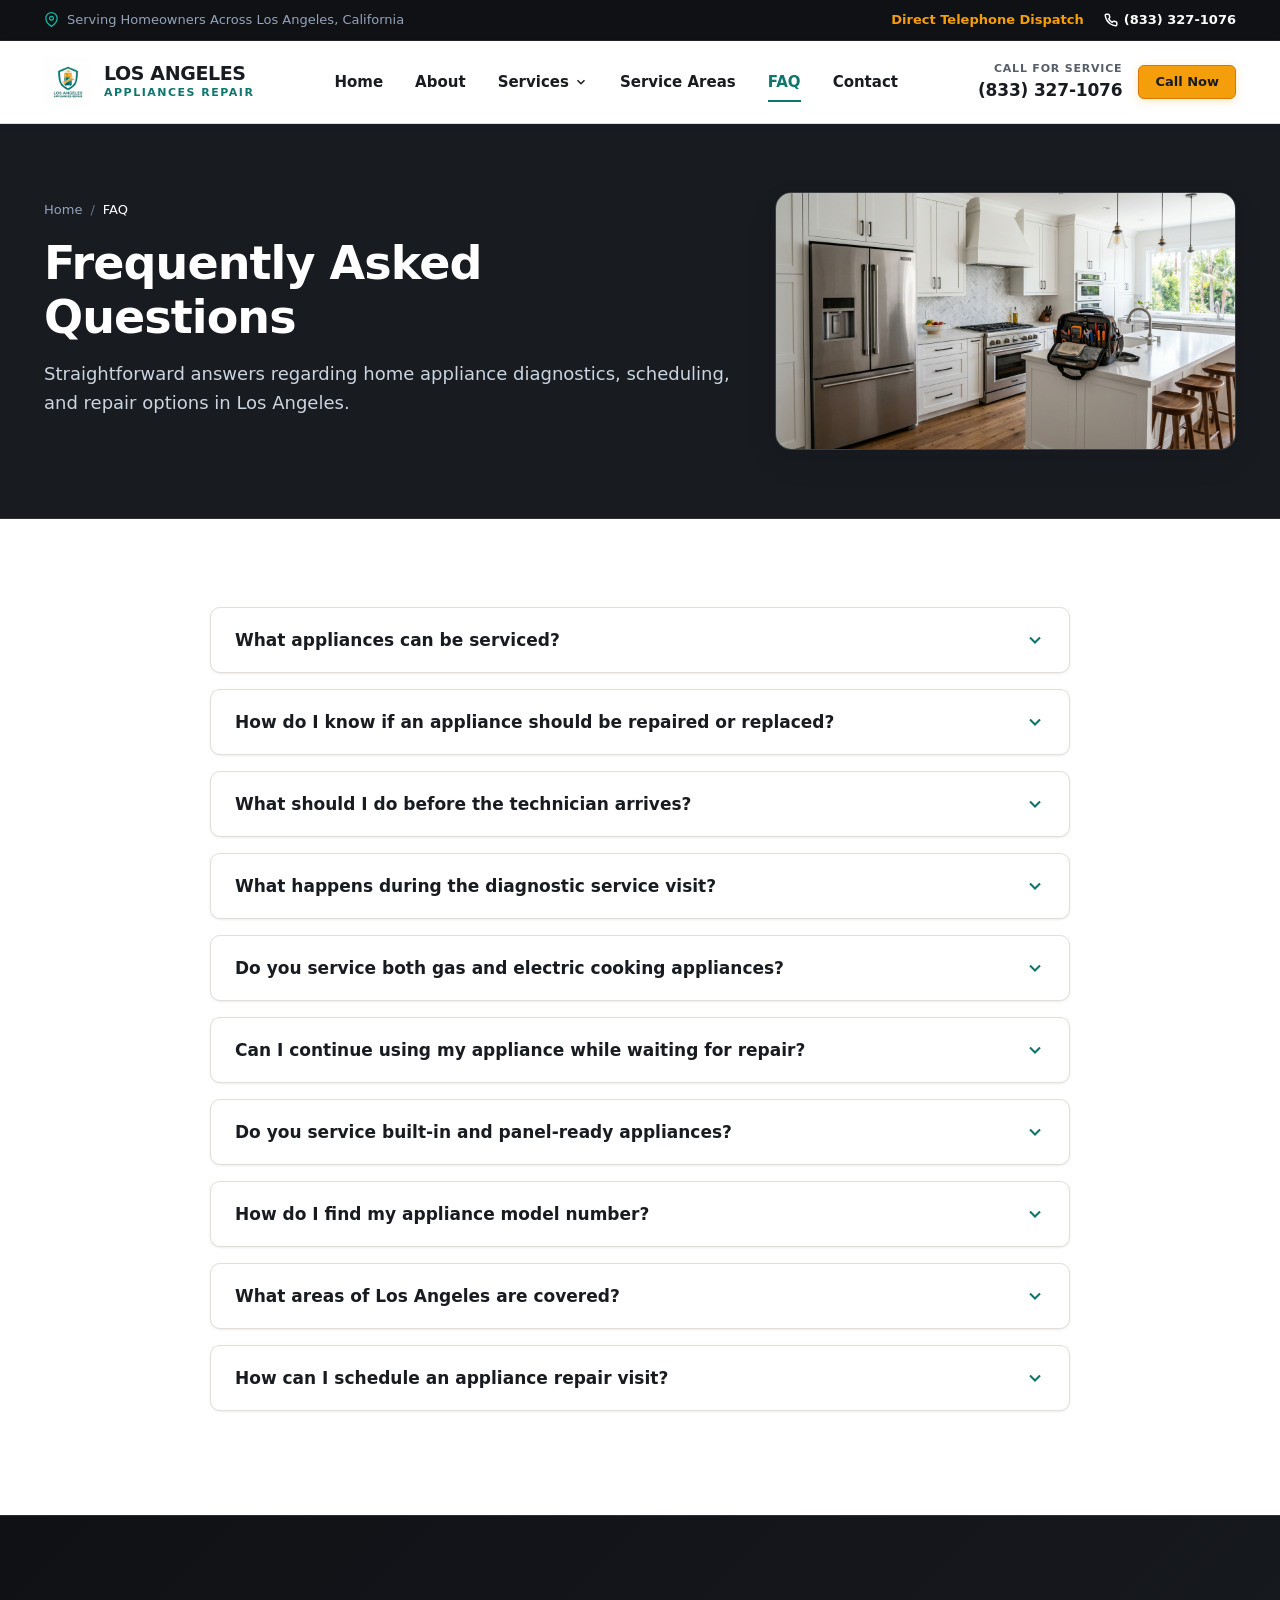
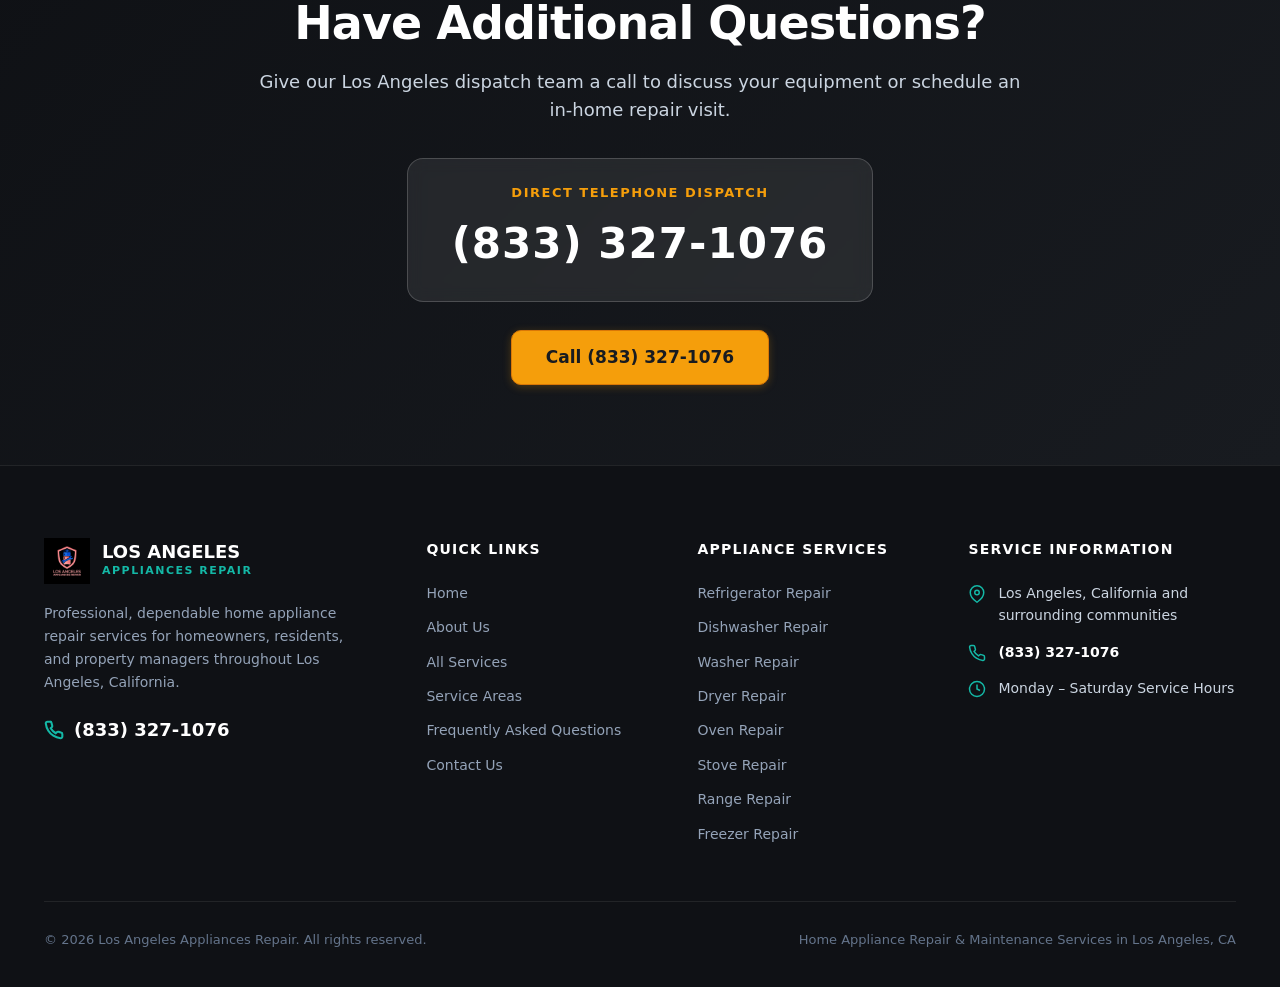
<file: faq.html>
<!DOCTYPE html>
<html lang="en">
<head>
  <meta charset="UTF-8">
  <meta name="viewport" content="width=device-width, initial-scale=1.0">
  <title>Frequently Asked Questions | Los Angeles Appliances Repair</title>
  <meta name="description" content="Answers to common questions about home appliance repair in Los Angeles. Learn about diagnosis, preparation, scheduling, and service options. Call (833) 327-1076.">
  
  <link rel="canonical" href="https://losangelesappliancesrepair.online/faq">
  <meta property="og:type" content="website">
  <meta property="og:title" content="Frequently Asked Questions | Los Angeles Appliances Repair">
  <meta property="og:description" content="Helpful answers to common homeowner questions regarding refrigerator, washer, dryer, dishwasher, and oven repairs.">
  <meta property="og:url" content="https://losangelesappliancesrepair.online/faq">
  <meta property="og:image" content="assets/images/home/hero-appliance.jpg">
  <meta name="twitter:card" content="summary_large_image">

  <link rel="icon" type="image/png" href="assets/images/favicon/favicon.png">
  <link rel="stylesheet" href="assets/css/style.css">

  <script type="application/ld+json">
  {
    "@context": "https://schema.org",
    "@type": "FAQPage",
    "mainEntity": [
      {
        "@type": "Question",
        "name": "What appliances can be serviced?",
        "acceptedAnswer": {
          "@type": "Answer",
          "text": "We service all major residential kitchen and laundry appliances including refrigerators, dishwashers, washing machines, dryers, ovens, cooking stoves, ranges, and freezers."
        }
      },
      {
        "@type": "Question",
        "name": "How do I know if an appliance should be repaired or replaced?",
        "acceptedAnswer": {
          "@type": "Answer",
          "text": "As a general guideline, if the repair cost is significantly less than replacement and the unit is within its typical lifespan, professional repair makes strong economic sense. Our technicians provide an honest assessment during the diagnostic visit."
        }
      },
      {
        "@type": "Question",
        "name": "What information should I have ready when calling?",
        "acceptedAnswer": {
          "@type": "Answer",
          "text": "Having the appliance brand, approximate age, model number (if accessible), and a concise description of the symptoms helps our dispatch team provide clear assistance."
        }
      }
    ]
  }
  </script>
</head>
<body>

  <!-- Top Notification Bar -->
  <div class="top-bar">
    <div class="container">
      <div class="top-bar-location">
        <svg width="15" height="15" viewBox="0 0 24 24" fill="none" stroke="currentColor" stroke-width="2"><path d="M21 10c0 7-9 13-9 13s-9-6-9-13a9 9 0 0 1 18 0z"></path><circle cx="12" cy="10" r="3"></circle></svg>
        <span>Serving Homeowners Across Los Angeles, California</span>
      </div>
      <div class="top-bar-contact">
        <span class="top-bar-badge">Direct Telephone Dispatch</span>
        <a href="tel:+18333271076" class="top-bar-phone">
          <svg width="14" height="14" viewBox="0 0 24 24" fill="none" stroke="currentColor" stroke-width="2.5"><path d="M22 16.92v3a2 2 0 0 1-2.18 2 19.79 19.79 0 0 1-8.63-3.07 19.5 19.5 0 0 1-6-6 19.79 19.79 0 0 1-3.07-8.67A2 2 0 0 1 4.11 2h3a2 2 0 0 1 2 1.72 12.84 12.84 0 0 0 .7 2.81 2 2 0 0 1-.45 2.11L8.09 9.91a16 16 0 0 0 6 6l1.27-1.27a2 2 0 0 1 2.11-.45 12.84 12.84 0 0 0 2.81.7A2 2 0 0 1 22 16.92z"></path></svg>
          (833) 327-1076
        </a>
      </div>
    </div>
  </div>

  <!-- Header -->
  <header class="site-header">
    <div class="container header-container">
      <a href="./" class="site-logo" aria-label="Los Angeles Appliances Repair Homepage">
        <img src="assets/images/logo/logo.png" alt="Los Angeles Appliances Repair Logo">
        <div class="site-logo-text">
          <span class="site-logo-brand">LOS ANGELES</span>
          <span class="site-logo-sub">APPLIANCES REPAIR</span>
        </div>
      </a>

      <nav class="desktop-nav" aria-label="Main Navigation">
        <a href="./" class="nav-link">Home</a>
        <a href="about" class="nav-link">About</a>
        <div class="nav-item-dropdown">
          <button class="nav-link dropdown-toggle" aria-expanded="false" aria-haspopup="true">
            Services
            <svg class="dropdown-arrow" viewBox="0 0 24 24" fill="none" stroke="currentColor" stroke-width="2.5"><polyline points="6 9 12 15 18 9"></polyline></svg>
          </button>
          <div class="dropdown-menu">
            <a href="refrigerator-repair" class="dropdown-item">Refrigerator Repair</a>
            <a href="dishwasher-repair" class="dropdown-item">Dishwasher Repair</a>
            <a href="washer-repair" class="dropdown-item">Washer Repair</a>
            <a href="dryer-repair" class="dropdown-item">Dryer Repair</a>
            <a href="oven-repair" class="dropdown-item">Oven Repair</a>
            <a href="stove-repair" class="dropdown-item">Stove Repair</a>
            <a href="range-repair" class="dropdown-item">Range Repair</a>
            <a href="freezer-repair" class="dropdown-item">Freezer Repair</a>
          </div>
        </div>
        <a href="service-areas" class="nav-link">Service Areas</a>
        <a href="faq" class="nav-link active">FAQ</a>
        <a href="contact" class="nav-link">Contact</a>
      </nav>

      <div class="header-actions">
        <div class="header-phone-box">
          <span class="header-phone-label">Call For Service</span>
          <a href="tel:+18333271076" class="header-phone-link">(833) 327-1076</a>
        </div>
        <a href="tel:+18333271076" class="btn btn-primary btn-sm">
          Call Now
        </a>
      </div>

      <button class="mobile-nav-toggle" aria-label="Toggle Navigation Menu">
        <svg width="24" height="24" viewBox="0 0 24 24" fill="none" stroke="currentColor" stroke-width="2"><line x1="3" y1="12" x2="21" y2="12"></line><line x1="3" y1="6" x2="21" y2="6"></line><line x1="3" y1="18" x2="21" y2="18"></line></svg>
      </button>
    </div>
  </header>

  <!-- Mobile Drawer Menu -->
  <div class="mobile-nav-menu" role="dialog" aria-label="Mobile Navigation">
    <div class="mobile-nav-links">
      <div class="mobile-nav-item"><a href="./">Home</a></div>
      <div class="mobile-nav-item"><a href="about">About Us</a></div>
      <div class="mobile-nav-item">
        <span>Appliance Services</span>
        <div class="mobile-submenu">
          <a href="refrigerator-repair">Refrigerator Repair</a>
          <a href="dishwasher-repair">Dishwasher Repair</a>
          <a href="washer-repair">Washer Repair</a>
          <a href="dryer-repair">Dryer Repair</a>
          <a href="oven-repair">Oven Repair</a>
          <a href="stove-repair">Stove Repair</a>
          <a href="range-repair">Range Repair</a>
          <a href="freezer-repair">Freezer Repair</a>
        </div>
      </div>
      <div class="mobile-nav-item"><a href="service-areas">Service Areas</a></div>
      <div class="mobile-nav-item"><a href="faq">Frequently Asked Questions</a></div>
      <div class="mobile-nav-item"><a href="contact">Contact</a></div>
    </div>
    <a href="tel:+18333271076" class="btn btn-primary btn-lg full-width">
      Call (833) 327-1076
    </a>
  </div>

  <!-- Page Hero Header -->
  <section class="page-hero full-width">
    <div class="container page-hero-container">
      <div>
        <nav class="breadcrumb" aria-label="Breadcrumb">
          <a href="./">Home</a>
          <span class="breadcrumb-separator">/</span>
          <span style="color: #ffffff;">FAQ</span>
        </nav>
        <h1 class="page-title">Frequently Asked Questions</h1>
        <p class="page-lead">
          Straightforward answers regarding home appliance diagnostics, scheduling, and repair options in Los Angeles.
        </p>
      </div>
      <div class="page-hero-media">
        <img src="assets/images/home/hero-appliance.jpg" alt="Home appliance service FAQ">
      </div>
    </div>
  </section>

  <!-- FAQ Accordion Section -->
  <section class="section full-width">
    <div class="container">
      <div class="faq-container">

        <!-- Q1 -->
        <div class="faq-item">
          <button class="faq-question" aria-expanded="false">
            <span>What appliances can be serviced?</span>
            <svg class="faq-icon" viewBox="0 0 24 24" fill="none" stroke="currentColor" stroke-width="2.5"><polyline points="6 9 12 15 18 9"></polyline></svg>
          </button>
          <div class="faq-answer">
            <p>
              We service all major residential kitchen and laundry appliances. This includes refrigerators, freezers, dishwashers, washing machines, clothes dryers, built-in ovens, cooktops, stoves, and freestanding ranges. Both standard household configurations and higher-end residential units are supported.
            </p>
          </div>
        </div>

        <!-- Q2 -->
        <div class="faq-item">
          <button class="faq-question" aria-expanded="false">
            <span>How do I know if an appliance should be repaired or replaced?</span>
            <svg class="faq-icon" viewBox="0 0 24 24" fill="none" stroke="currentColor" stroke-width="2.5"><polyline points="6 9 12 15 18 9"></polyline></svg>
          </button>
          <div class="faq-answer">
            <p>
              A general guideline is the 50% rule: if the appliance has surpassed half of its expected operating lifespan (typically 10–15 years for most major units) and the cost of repair approaches 50% of the price of a brand-new comparable replacement, replacement may be worth considering. However, many common issues—such as a worn drain pump, faulty heating element, or blown thermal fuse—are economical repairs that restore years of reliable life. Our technicians provide an honest breakdown during the visit.
            </p>
          </div>
        </div>

        <!-- Q3 -->
        <div class="faq-item">
          <button class="faq-question" aria-expanded="false">
            <span>What should I do before the technician arrives?</span>
            <svg class="faq-icon" viewBox="0 0 24 24" fill="none" stroke="currentColor" stroke-width="2.5"><polyline points="6 9 12 15 18 9"></polyline></svg>
          </button>
          <div class="faq-answer">
            <p>
              Clear a direct pathway to the unit and remove any clutter from around the appliance. If your refrigerator or freezer is malfunctioning, try to keep the doors closed to conserve internal temperatures. For dishwashers or washing machines, please remove standing laundry or dishes if practical. Locating the model number tag in advance is also helpful.
            </p>
          </div>
        </div>

        <!-- Q4 -->
        <div class="faq-item">
          <button class="faq-question" aria-expanded="false">
            <span>What happens during the diagnostic service visit?</span>
            <svg class="faq-icon" viewBox="0 0 24 24" fill="none" stroke="currentColor" stroke-width="2.5"><polyline points="6 9 12 15 18 9"></polyline></svg>
          </button>
          <div class="faq-answer">
            <p>
              The technician arrives at your home, listens to your description of the symptoms, and performs a thorough mechanical and electronic evaluation. This includes checking voltage, testing motor windings, inspecting water seals, examining control modules, and identifying defective components. The technician then explains the diagnostic findings and outlines the recommended repair procedure.
            </p>
          </div>
        </div>

        <!-- Q5 -->
        <div class="faq-item">
          <button class="faq-question" aria-expanded="false">
            <span>Do you service both gas and electric cooking appliances?</span>
            <svg class="faq-icon" viewBox="0 0 24 24" fill="none" stroke="currentColor" stroke-width="2.5"><polyline points="6 9 12 15 18 9"></polyline></svg>
          </button>
          <div class="faq-answer">
            <p>
              Yes. We service both electric and natural gas appliances, including gas ranges, gas cooktops, gas clothes dryers, and standard 240V electric ovens, induction surfaces, and electric dryers. Gas connections and shut-off valves are inspected for safety during service.
            </p>
          </div>
        </div>

        <!-- Q6 -->
        <div class="faq-item">
          <button class="faq-question" aria-expanded="false">
            <span>Can I continue using my appliance while waiting for repair?</span>
            <svg class="faq-icon" viewBox="0 0 24 24" fill="none" stroke="currentColor" stroke-width="2.5"><polyline points="6 9 12 15 18 9"></polyline></svg>
          </button>
          <div class="faq-answer">
            <p>
              If the appliance exhibits water leaks, burning odors, sparking, or unusual electrical trips on your circuit breaker, it is strongly recommended to discontinue use and disconnect the power supply until a technician completes an evaluation. Operating a compromised appliance can worsen component wear or pose household risks.
            </p>
          </div>
        </div>

        <!-- Q7 -->
        <div class="faq-item">
          <button class="faq-question" aria-expanded="false">
            <span>Do you service built-in and panel-ready appliances?</span>
            <svg class="faq-icon" viewBox="0 0 24 24" fill="none" stroke="currentColor" stroke-width="2.5"><polyline points="6 9 12 15 18 9"></polyline></svg>
          </button>
          <div class="faq-answer">
            <p>
              Yes. Many Los Angeles residences feature built-in wall ovens, drop-in cooktops, and custom panel-ready refrigerators or dishwashers. Our service takes careful precautions around custom cabinetry and stone countertops during removal and reinstallation.
            </p>
          </div>
        </div>

        <!-- Q8 -->
        <div class="faq-item">
          <button class="faq-question" aria-expanded="false">
            <span>How do I find my appliance model number?</span>
            <svg class="faq-icon" viewBox="0 0 24 24" fill="none" stroke="currentColor" stroke-width="2.5"><polyline points="6 9 12 15 18 9"></polyline></svg>
          </button>
          <div class="faq-answer">
            <p>
              Model numbers are typically printed on a metal or silver label. For refrigerators, check the upper interior wall or inside the door jamb. For dishwashers, check the metal rim of the inner tub or door edge. For washing machines and dryers, look inside the door rim or behind the lower access panel. For ovens and ranges, look around the storage drawer rim or along the oven door opening.
            </p>
          </div>
        </div>

        <!-- Q9 -->
        <div class="faq-item">
          <button class="faq-question" aria-expanded="false">
            <span>What areas of Los Angeles are covered?</span>
            <svg class="faq-icon" viewBox="0 0 24 24" fill="none" stroke="currentColor" stroke-width="2.5"><polyline points="6 9 12 15 18 9"></polyline></svg>
          </button>
          <div class="faq-answer">
            <p>
              We provide service across Los Angeles County, including Downtown LA, West Los Angeles, Santa Monica, the San Fernando Valley, Hollywood, Beverly Hills, Pasadena, Glendale, Burbank, and adjacent residential districts.
            </p>
          </div>
        </div>

        <!-- Q10 -->
        <div class="faq-item">
          <button class="faq-question" aria-expanded="false">
            <span>How can I schedule an appliance repair visit?</span>
            <svg class="faq-icon" viewBox="0 0 24 24" fill="none" stroke="currentColor" stroke-width="2.5"><polyline points="6 9 12 15 18 9"></polyline></svg>
          </button>
          <div class="faq-answer">
            <p>
              The most direct and immediate way to book is by phone at <strong>(833) 327-1076</strong>. Speaking directly with dispatch allows us to confirm your appliance details, check current technician schedules, and assign an arrival window that works for you.
            </p>
          </div>
        </div>

      </div>
    </div>
  </section>

  <!-- Final CTA -->
  <section class="final-cta-section full-width">
    <div class="container final-cta-container">
      <h2 class="final-cta-title">Have Additional Questions?</h2>
      <p class="final-cta-lead">
        Give our Los Angeles dispatch team a call to discuss your equipment or schedule an in-home repair visit.
      </p>
      <div class="final-cta-phone-card">
        <span class="final-cta-phone-tag">Direct Telephone Dispatch</span>
        <a href="tel:+18333271076" class="final-cta-phone-num">(833) 327-1076</a>
      </div>
      <div class="final-cta-buttons">
        <a href="tel:+18333271076" class="btn btn-primary btn-lg">
          Call (833) 327-1076
        </a>
      </div>
    </div>
  </section>

  <!-- Footer -->
  <footer class="site-footer full-width">
    <div class="container">
      <div class="footer-top">
        <div>
          <a href="./" class="footer-brand-logo">
            <img src="assets/images/logo/footer-logo.png" alt="Los Angeles Appliances Repair">
            <div>
              <div class="footer-brand-title">LOS ANGELES</div>
              <div class="footer-brand-sub">APPLIANCES REPAIR</div>
            </div>
          </a>
          <p class="footer-bio">
            Professional, dependable home appliance repair services for homeowners, residents, and property managers throughout Los Angeles, California.
          </p>
          <a href="tel:+18333271076" class="footer-phone-highlight">
            <svg width="20" height="20" viewBox="0 0 24 24" fill="none" stroke="currentColor" stroke-width="2.5"><path d="M22 16.92v3a2 2 0 0 1-2.18 2 19.79 19.79 0 0 1-8.63-3.07 19.5 19.5 0 0 1-6-6 19.79 19.79 0 0 1-3.07-8.67A2 2 0 0 1 4.11 2h3a2 2 0 0 1 2 1.72 12.84 12.84 0 0 0 .7 2.81 2 2 0 0 1-.45 2.11L8.09 9.91a16 16 0 0 0 6 6l1.27-1.27a2 2 0 0 1 2.11-.45 12.84 12.84 0 0 0 2.81.7A2 2 0 0 1 22 16.92z"></path></svg>
            (833) 327-1076
          </a>
        </div>
        <div>
          <h4 class="footer-heading">Quick Links</h4>
          <ul class="footer-links">
            <li><a href="./">Home</a></li>
            <li><a href="about">About Us</a></li>
            <li><a href="services">All Services</a></li>
            <li><a href="service-areas">Service Areas</a></li>
            <li><a href="faq">Frequently Asked Questions</a></li>
            <li><a href="contact">Contact Us</a></li>
          </ul>
        </div>
        <div>
          <h4 class="footer-heading">Appliance Services</h4>
          <ul class="footer-links">
            <li><a href="refrigerator-repair">Refrigerator Repair</a></li>
            <li><a href="dishwasher-repair">Dishwasher Repair</a></li>
            <li><a href="washer-repair">Washer Repair</a></li>
            <li><a href="dryer-repair">Dryer Repair</a></li>
            <li><a href="oven-repair">Oven Repair</a></li>
            <li><a href="stove-repair">Stove Repair</a></li>
            <li><a href="range-repair">Range Repair</a></li>
            <li><a href="freezer-repair">Freezer Repair</a></li>
          </ul>
        </div>
        <div>
          <h4 class="footer-heading">Service Information</h4>
          <div class="footer-contact-info">
            <div class="footer-contact-item">
              <svg viewBox="0 0 24 24" fill="none" stroke="currentColor" stroke-width="2"><path d="M21 10c0 7-9 13-9 13s-9-6-9-13a9 9 0 0 1 18 0z"></path><circle cx="12" cy="10" r="3"></circle></svg>
              <span>Los Angeles, California and surrounding communities</span>
            </div>
            <div class="footer-contact-item">
              <svg viewBox="0 0 24 24" fill="none" stroke="currentColor" stroke-width="2"><path d="M22 16.92v3a2 2 0 0 1-2.18 2 19.79 19.79 0 0 1-8.63-3.07 19.5 19.5 0 0 1-6-6 19.79 19.79 0 0 1-3.07-8.67A2 2 0 0 1 4.11 2h3a2 2 0 0 1 2 1.72 12.84 12.84 0 0 0 .7 2.81 2 2 0 0 1-.45 2.11L8.09 9.91a16 16 0 0 0 6 6l1.27-1.27a2 2 0 0 1 2.11-.45 12.84 12.84 0 0 0 2.81.7A2 2 0 0 1 22 16.92z"></path></svg>
              <a href="tel:+18333271076" style="color: #ffffff; font-weight: 700;">(833) 327-1076</a>
            </div>
            <div class="footer-contact-item">
              <svg viewBox="0 0 24 24" fill="none" stroke="currentColor" stroke-width="2"><circle cx="12" cy="12" r="10"></circle><polyline points="12 6 12 12 16 14"></polyline></svg>
              <span>Monday – Saturday Service Hours</span>
            </div>
          </div>
        </div>
      </div>
      <div class="footer-bottom">
        <div>&copy; 2026 Los Angeles Appliances Repair. All rights reserved.</div>
        <div>Home Appliance Repair & Maintenance Services in Los Angeles, CA</div>
      </div>
    </div>
  </footer>

  <script src="assets/js/main.js"></script>
</body>
</html>
</file>
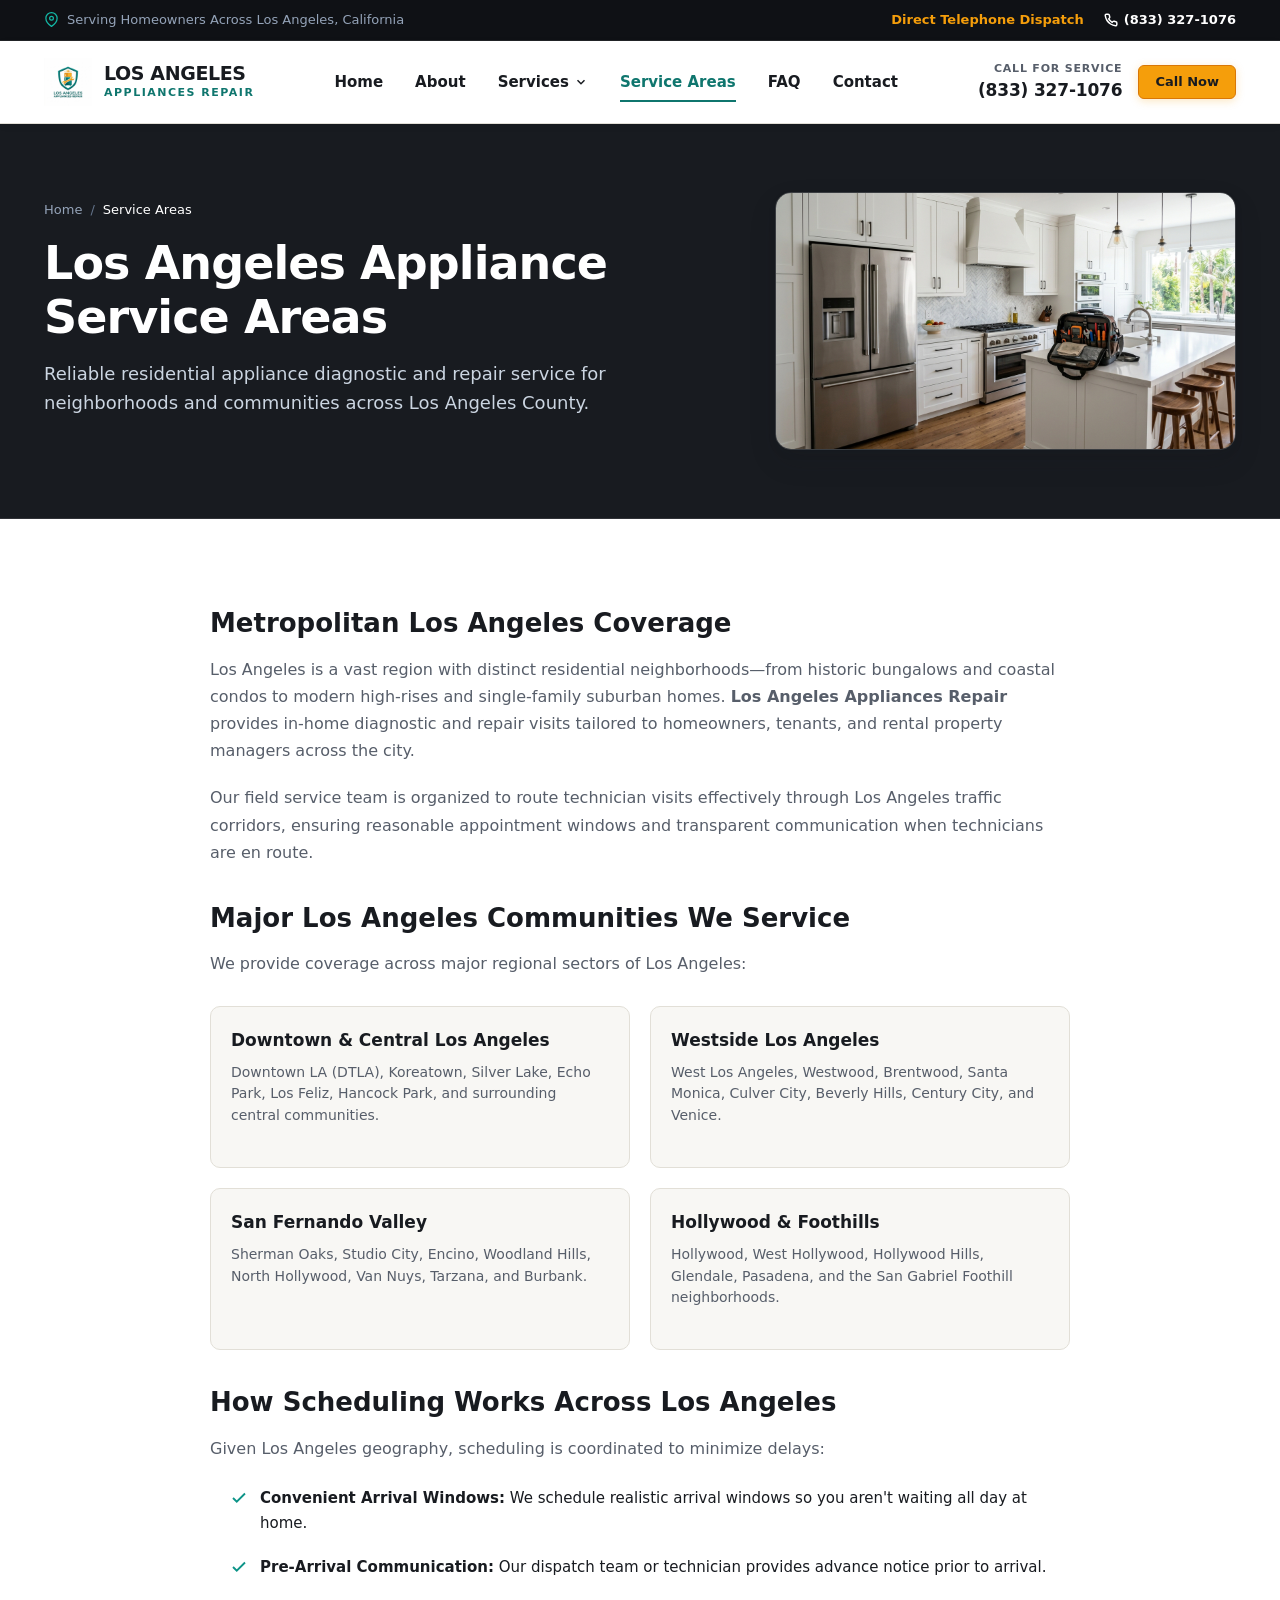
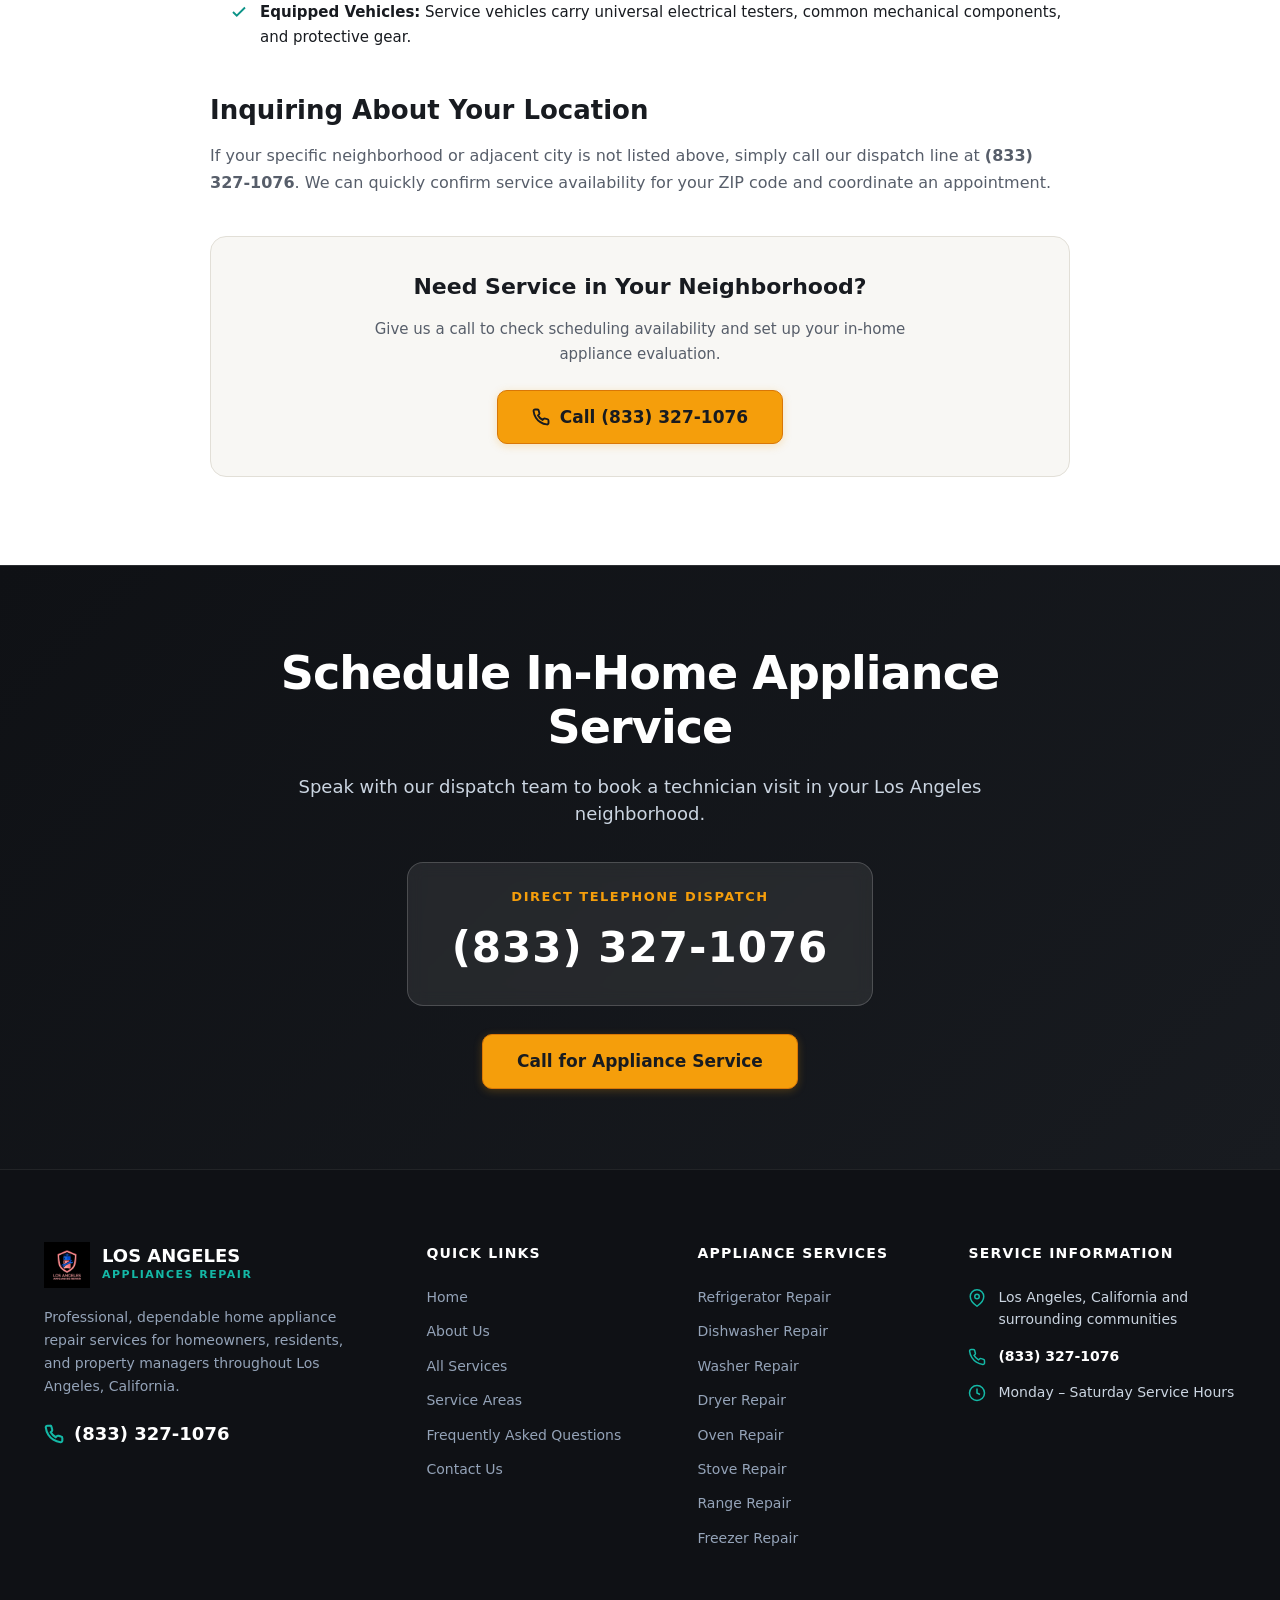
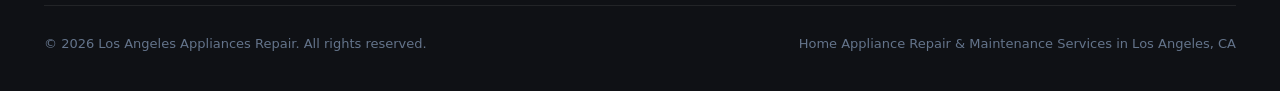
<file: service-areas.html>
<!DOCTYPE html>
<html lang="en">
<head>
  <meta charset="UTF-8">
  <meta name="viewport" content="width=device-width, initial-scale=1.0">
  <title>Service Areas in Los Angeles | Los Angeles Appliances Repair</title>
  <meta name="description" content="Dedicated residential appliance repair services throughout Los Angeles, CA. Serving Downtown LA, West LA, San Fernando Valley, Hollywood, South Bay, Pasadena, Santa Monica, and nearby communities. Call (833) 327-1076.">
  
  <link rel="canonical" href="https://losangelesappliancesrepair.online/service-areas">
  <meta property="og:type" content="website">
  <meta property="og:title" content="Service Areas in Los Angeles | Los Angeles Appliances Repair">
  <meta property="og:description" content="Local home appliance repair across Los Angeles County neighborhoods and cities. Call (833) 327-1076.">
  <meta property="og:url" content="https://losangelesappliancesrepair.online/service-areas">
  <meta property="og:image" content="assets/images/service-areas/los-angeles-service.jpg">
  <meta name="twitter:card" content="summary_large_image">

  <link rel="icon" type="image/png" href="assets/images/favicon/favicon.png">
  <link rel="stylesheet" href="assets/css/style.css">

  <script type="application/ld+json">
  {
    "@context": "https://schema.org",
    "@type": "Service",
    "name": "Los Angeles In-Home Appliance Repair Service Areas",
    "provider": {
      "@type": "HomeAndConstructionBusiness",
      "name": "Los Angeles Appliances Repair",
      "telephone": "+1-833-327-1076"
    },
    "areaServed": [
      {"@type": "AdministrativeArea", "name": "Los Angeles County"},
      {"@type": "City", "name": "Los Angeles"},
      {"@type": "City", "name": "Santa Monica"},
      {"@type": "City", "name": "Pasadena"},
      {"@type": "City", "name": "Glendale"},
      {"@type": "City", "name": "Burbank"}
    ]
  }
  </script>
</head>
<body>

  <!-- Top Notification Bar -->
  <div class="top-bar">
    <div class="container">
      <div class="top-bar-location">
        <svg width="15" height="15" viewBox="0 0 24 24" fill="none" stroke="currentColor" stroke-width="2"><path d="M21 10c0 7-9 13-9 13s-9-6-9-13a9 9 0 0 1 18 0z"></path><circle cx="12" cy="10" r="3"></circle></svg>
        <span>Serving Homeowners Across Los Angeles, California</span>
      </div>
      <div class="top-bar-contact">
        <span class="top-bar-badge">Direct Telephone Dispatch</span>
        <a href="tel:+18333271076" class="top-bar-phone">
          <svg width="14" height="14" viewBox="0 0 24 24" fill="none" stroke="currentColor" stroke-width="2.5"><path d="M22 16.92v3a2 2 0 0 1-2.18 2 19.79 19.79 0 0 1-8.63-3.07 19.5 19.5 0 0 1-6-6 19.79 19.79 0 0 1-3.07-8.67A2 2 0 0 1 4.11 2h3a2 2 0 0 1 2 1.72 12.84 12.84 0 0 0 .7 2.81 2 2 0 0 1-.45 2.11L8.09 9.91a16 16 0 0 0 6 6l1.27-1.27a2 2 0 0 1 2.11-.45 12.84 12.84 0 0 0 2.81.7A2 2 0 0 1 22 16.92z"></path></svg>
          (833) 327-1076
        </a>
      </div>
    </div>
  </div>

  <!-- Main Sticky Header -->
  <header class="site-header">
    <div class="container header-container">
      <a href="./" class="site-logo" aria-label="Los Angeles Appliances Repair Homepage">
        <img src="assets/images/logo/logo.png" alt="Los Angeles Appliances Repair Logo">
        <div class="site-logo-text">
          <span class="site-logo-brand">LOS ANGELES</span>
          <span class="site-logo-sub">APPLIANCES REPAIR</span>
        </div>
      </a>

      <!-- Desktop Navigation -->
      <nav class="desktop-nav" aria-label="Main Navigation">
        <a href="./" class="nav-link">Home</a>
        <a href="about" class="nav-link">About</a>
        <div class="nav-item-dropdown">
          <button class="nav-link dropdown-toggle" aria-expanded="false" aria-haspopup="true">
            Services
            <svg class="dropdown-arrow" viewBox="0 0 24 24" fill="none" stroke="currentColor" stroke-width="2.5"><polyline points="6 9 12 15 18 9"></polyline></svg>
          </button>
          <div class="dropdown-menu">
            <a href="refrigerator-repair" class="dropdown-item">Refrigerator Repair</a>
            <a href="dishwasher-repair" class="dropdown-item">Dishwasher Repair</a>
            <a href="washer-repair" class="dropdown-item">Washer Repair</a>
            <a href="dryer-repair" class="dropdown-item">Dryer Repair</a>
            <a href="oven-repair" class="dropdown-item">Oven Repair</a>
            <a href="stove-repair" class="dropdown-item">Stove Repair</a>
            <a href="range-repair" class="dropdown-item">Range Repair</a>
            <a href="freezer-repair" class="dropdown-item">Freezer Repair</a>
          </div>
        </div>
        <a href="service-areas" class="nav-link active">Service Areas</a>
        <a href="faq" class="nav-link">FAQ</a>
        <a href="contact" class="nav-link">Contact</a>
      </nav>

      <!-- Header Call CTA -->
      <div class="header-actions">
        <div class="header-phone-box">
          <span class="header-phone-label">Call For Service</span>
          <a href="tel:+18333271076" class="header-phone-link">(833) 327-1076</a>
        </div>
        <a href="tel:+18333271076" class="btn btn-primary btn-sm">
          Call Now
        </a>
      </div>

      <!-- Mobile Toggle -->
      <button class="mobile-nav-toggle" aria-label="Toggle Navigation Menu">
        <svg width="24" height="24" viewBox="0 0 24 24" fill="none" stroke="currentColor" stroke-width="2"><line x1="3" y1="12" x2="21" y2="12"></line><line x1="3" y1="6" x2="21" y2="6"></line><line x1="3" y1="18" x2="21" y2="18"></line></svg>
      </button>
    </div>
  </header>

  <!-- Mobile Drawer Menu -->
  <div class="mobile-nav-menu" role="dialog" aria-label="Mobile Navigation">
    <div class="mobile-nav-links">
      <div class="mobile-nav-item"><a href="./">Home</a></div>
      <div class="mobile-nav-item"><a href="about">About Us</a></div>
      <div class="mobile-nav-item">
        <span>Appliance Services</span>
        <div class="mobile-submenu">
          <a href="refrigerator-repair">Refrigerator Repair</a>
          <a href="dishwasher-repair">Dishwasher Repair</a>
          <a href="washer-repair">Washer Repair</a>
          <a href="dryer-repair">Dryer Repair</a>
          <a href="oven-repair">Oven Repair</a>
          <a href="stove-repair">Stove Repair</a>
          <a href="range-repair">Range Repair</a>
          <a href="freezer-repair">Freezer Repair</a>
        </div>
      </div>
      <div class="mobile-nav-item"><a href="service-areas">Service Areas</a></div>
      <div class="mobile-nav-item"><a href="faq">Frequently Asked Questions</a></div>
      <div class="mobile-nav-item"><a href="contact">Contact</a></div>
    </div>
    <a href="tel:+18333271076" class="btn btn-primary btn-lg full-width">
      Call (833) 327-1076
    </a>
  </div>

  <!-- Page Hero Header -->
  <section class="page-hero full-width">
    <div class="container page-hero-container">
      <div>
        <nav class="breadcrumb" aria-label="Breadcrumb">
          <a href="./">Home</a>
          <span class="breadcrumb-separator">/</span>
          <span style="color: #ffffff;">Service Areas</span>
        </nav>
        <h1 class="page-title">Los Angeles Appliance Service Areas</h1>
        <p class="page-lead">
          Reliable residential appliance diagnostic and repair service for neighborhoods and communities across Los Angeles County.
        </p>
      </div>
      <div class="page-hero-media">
        <img src="assets/images/service-areas/los-angeles-service.jpg" alt="Los Angeles appliance repair coverage">
      </div>
    </div>
  </section>

  <!-- Service Area Content -->
  <section class="section full-width">
    <div class="container">
      <div style="max-width: 860px; margin: 0 auto;" class="article-content">
        <h2>Metropolitan Los Angeles Coverage</h2>
        <p>
          Los Angeles is a vast region with distinct residential neighborhoods—from historic bungalows and coastal condos to modern high-rises and single-family suburban homes. <strong>Los Angeles Appliances Repair</strong> provides in-home diagnostic and repair visits tailored to homeowners, tenants, and rental property managers across the city.
        </p>
        <p>
          Our field service team is organized to route technician visits effectively through Los Angeles traffic corridors, ensuring reasonable appointment windows and transparent communication when technicians are en route.
        </p>

        <h2>Major Los Angeles Communities We Service</h2>
        <p>
          We provide coverage across major regional sectors of Los Angeles:
        </p>

        <div style="display: grid; grid-template-columns: repeat(2, 1fr); gap: 20px; margin: 28px 0;">
          <div style="background-color: var(--color-surface-warm); border: 1px solid var(--color-border); border-radius: var(--radius-md); padding: 20px;">
            <h3 style="font-size: 17px; font-weight: 800; color: var(--color-primary); margin-bottom: 8px;">Downtown & Central Los Angeles</h3>
            <p style="font-size: 14px; color: var(--color-text-muted); line-height: 1.55;">
              Downtown LA (DTLA), Koreatown, Silver Lake, Echo Park, Los Feliz, Hancock Park, and surrounding central communities.
            </p>
          </div>

          <div style="background-color: var(--color-surface-warm); border: 1px solid var(--color-border); border-radius: var(--radius-md); padding: 20px;">
            <h3 style="font-size: 17px; font-weight: 800; color: var(--color-primary); margin-bottom: 8px;">Westside Los Angeles</h3>
            <p style="font-size: 14px; color: var(--color-text-muted); line-height: 1.55;">
              West Los Angeles, Westwood, Brentwood, Santa Monica, Culver City, Beverly Hills, Century City, and Venice.
            </p>
          </div>

          <div style="background-color: var(--color-surface-warm); border: 1px solid var(--color-border); border-radius: var(--radius-md); padding: 20px;">
            <h3 style="font-size: 17px; font-weight: 800; color: var(--color-primary); margin-bottom: 8px;">San Fernando Valley</h3>
            <p style="font-size: 14px; color: var(--color-text-muted); line-height: 1.55;">
              Sherman Oaks, Studio City, Encino, Woodland Hills, North Hollywood, Van Nuys, Tarzana, and Burbank.
            </p>
          </div>

          <div style="background-color: var(--color-surface-warm); border: 1px solid var(--color-border); border-radius: var(--radius-md); padding: 20px;">
            <h3 style="font-size: 17px; font-weight: 800; color: var(--color-primary); margin-bottom: 8px;">Hollywood & Foothills</h3>
            <p style="font-size: 14px; color: var(--color-text-muted); line-height: 1.55;">
              Hollywood, West Hollywood, Hollywood Hills, Glendale, Pasadena, and the San Gabriel Foothill neighborhoods.
            </p>
          </div>
        </div>

        <h2>How Scheduling Works Across Los Angeles</h2>
        <p>
          Given Los Angeles geography, scheduling is coordinated to minimize delays:
        </p>
        <ul class="feature-checklist">
          <li>
            <svg viewBox="0 0 24 24" fill="none" stroke="currentColor" stroke-width="2.5"><polyline points="20 6 9 17 4 12"></polyline></svg>
            <span><strong>Convenient Arrival Windows:</strong> We schedule realistic arrival windows so you aren't waiting all day at home.</span>
          </li>
          <li>
            <svg viewBox="0 0 24 24" fill="none" stroke="currentColor" stroke-width="2.5"><polyline points="20 6 9 17 4 12"></polyline></svg>
            <span><strong>Pre-Arrival Communication:</strong> Our dispatch team or technician provides advance notice prior to arrival.</span>
          </li>
          <li>
            <svg viewBox="0 0 24 24" fill="none" stroke="currentColor" stroke-width="2.5"><polyline points="20 6 9 17 4 12"></polyline></svg>
            <span><strong>Equipped Vehicles:</strong> Service vehicles carry universal electrical testers, common mechanical components, and protective gear.</span>
          </li>
        </ul>

        <h2>Inquiring About Your Location</h2>
        <p>
          If your specific neighborhood or adjacent city is not listed above, simply call our dispatch line at <strong>(833) 327-1076</strong>. We can quickly confirm service availability for your ZIP code and coordinate an appointment.
        </p>

        <div style="background-color: var(--color-surface-warm); border: 1px solid var(--color-border); border-radius: var(--radius-lg); padding: 32px; margin-top: 40px; text-align: center;">
          <h3 style="font-size: 22px; font-weight: 800; color: var(--color-primary); margin-bottom: 12px;">Need Service in Your Neighborhood?</h3>
          <p style="font-size: 15px; color: var(--color-text-muted); margin-bottom: 22px; max-width: 580px; margin-left: auto; margin-right: auto;">
            Give us a call to check scheduling availability and set up your in-home appliance evaluation.
          </p>
          <a href="tel:+18333271076" class="btn btn-primary btn-lg">
            <svg viewBox="0 0 24 24" fill="none" stroke="currentColor" stroke-width="2.5"><path d="M22 16.92v3a2 2 0 0 1-2.18 2 19.79 19.79 0 0 1-8.63-3.07 19.5 19.5 0 0 1-6-6 19.79 19.79 0 0 1-3.07-8.67A2 2 0 0 1 4.11 2h3a2 2 0 0 1 2 1.72 12.84 12.84 0 0 0 .7 2.81 2 2 0 0 1-.45 2.11L8.09 9.91a16 16 0 0 0 6 6l1.27-1.27a2 2 0 0 1 2.11-.45 12.84 12.84 0 0 0 2.81.7A2 2 0 0 1 22 16.92z"></path></svg>
            Call (833) 327-1076
          </a>
        </div>
      </div>
    </div>
  </section>

  <!-- Final CTA -->
  <section class="final-cta-section full-width">
    <div class="container final-cta-container">
      <h2 class="final-cta-title">Schedule In-Home Appliance Service</h2>
      <p class="final-cta-lead">
        Speak with our dispatch team to book a technician visit in your Los Angeles neighborhood.
      </p>
      <div class="final-cta-phone-card">
        <span class="final-cta-phone-tag">Direct Telephone Dispatch</span>
        <a href="tel:+18333271076" class="final-cta-phone-num">(833) 327-1076</a>
      </div>
      <div class="final-cta-buttons">
        <a href="tel:+18333271076" class="btn btn-primary btn-lg">
          Call for Appliance Service
        </a>
      </div>
    </div>
  </section>

  <!-- Footer -->
  <footer class="site-footer full-width">
    <div class="container">
      <div class="footer-top">
        <div>
          <a href="./" class="footer-brand-logo">
            <img src="assets/images/logo/footer-logo.png" alt="Los Angeles Appliances Repair">
            <div>
              <div class="footer-brand-title">LOS ANGELES</div>
              <div class="footer-brand-sub">APPLIANCES REPAIR</div>
            </div>
          </a>
          <p class="footer-bio">
            Professional, dependable home appliance repair services for homeowners, residents, and property managers throughout Los Angeles, California.
          </p>
          <a href="tel:+18333271076" class="footer-phone-highlight">
            <svg width="20" height="20" viewBox="0 0 24 24" fill="none" stroke="currentColor" stroke-width="2.5"><path d="M22 16.92v3a2 2 0 0 1-2.18 2 19.79 19.79 0 0 1-8.63-3.07 19.5 19.5 0 0 1-6-6 19.79 19.79 0 0 1-3.07-8.67A2 2 0 0 1 4.11 2h3a2 2 0 0 1 2 1.72 12.84 12.84 0 0 0 .7 2.81 2 2 0 0 1-.45 2.11L8.09 9.91a16 16 0 0 0 6 6l1.27-1.27a2 2 0 0 1 2.11-.45 12.84 12.84 0 0 0 2.81.7A2 2 0 0 1 22 16.92z"></path></svg>
            (833) 327-1076
          </a>
        </div>
        <div>
          <h4 class="footer-heading">Quick Links</h4>
          <ul class="footer-links">
            <li><a href="./">Home</a></li>
            <li><a href="about">About Us</a></li>
            <li><a href="services">All Services</a></li>
            <li><a href="service-areas">Service Areas</a></li>
            <li><a href="faq">Frequently Asked Questions</a></li>
            <li><a href="contact">Contact Us</a></li>
          </ul>
        </div>
        <div>
          <h4 class="footer-heading">Appliance Services</h4>
          <ul class="footer-links">
            <li><a href="refrigerator-repair">Refrigerator Repair</a></li>
            <li><a href="dishwasher-repair">Dishwasher Repair</a></li>
            <li><a href="washer-repair">Washer Repair</a></li>
            <li><a href="dryer-repair">Dryer Repair</a></li>
            <li><a href="oven-repair">Oven Repair</a></li>
            <li><a href="stove-repair">Stove Repair</a></li>
            <li><a href="range-repair">Range Repair</a></li>
            <li><a href="freezer-repair">Freezer Repair</a></li>
          </ul>
        </div>
        <div>
          <h4 class="footer-heading">Service Information</h4>
          <div class="footer-contact-info">
            <div class="footer-contact-item">
              <svg viewBox="0 0 24 24" fill="none" stroke="currentColor" stroke-width="2"><path d="M21 10c0 7-9 13-9 13s-9-6-9-13a9 9 0 0 1 18 0z"></path><circle cx="12" cy="10" r="3"></circle></svg>
              <span>Los Angeles, California and surrounding communities</span>
            </div>
            <div class="footer-contact-item">
              <svg viewBox="0 0 24 24" fill="none" stroke="currentColor" stroke-width="2"><path d="M22 16.92v3a2 2 0 0 1-2.18 2 19.79 19.79 0 0 1-8.63-3.07 19.5 19.5 0 0 1-6-6 19.79 19.79 0 0 1-3.07-8.67A2 2 0 0 1 4.11 2h3a2 2 0 0 1 2 1.72 12.84 12.84 0 0 0 .7 2.81 2 2 0 0 1-.45 2.11L8.09 9.91a16 16 0 0 0 6 6l1.27-1.27a2 2 0 0 1 2.11-.45 12.84 12.84 0 0 0 2.81.7A2 2 0 0 1 22 16.92z"></path></svg>
              <a href="tel:+18333271076" style="color: #ffffff; font-weight: 700;">(833) 327-1076</a>
            </div>
            <div class="footer-contact-item">
              <svg viewBox="0 0 24 24" fill="none" stroke="currentColor" stroke-width="2"><circle cx="12" cy="12" r="10"></circle><polyline points="12 6 12 12 16 14"></polyline></svg>
              <span>Monday – Saturday Service Hours</span>
            </div>
          </div>
        </div>
      </div>
      <div class="footer-bottom">
        <div>&copy; 2026 Los Angeles Appliances Repair. All rights reserved.</div>
        <div>Home Appliance Repair & Maintenance Services in Los Angeles, CA</div>
      </div>
    </div>
  </footer>

  <script src="assets/js/main.js"></script>
</body>
</html>
</file>
<file: assets/css/style.css>
/* ==========================================================================
   LOS ANGELES APPLIANCES REPAIR - PREMIUM STYLESHEET
   Domain: losangelesappliancesrepair.online
   Phone: (833) 327-1076
   ========================================================================== */

:root {
  /* Color Palette */
  --color-primary: #181b20;        /* Deep Charcoal / Graphite */
  --color-primary-light: #242932;  /* Medium Charcoal */
  --color-primary-dark: #0f1115;   /* Deepest Pitch */
  --color-surface: #ffffff;        /* Pure White */
  --color-surface-warm: #f8f7f4;   /* Warm Off-White */
  --color-surface-tint: #f1efe9;   /* Muted Section Neutral */
  --color-border: #e2dfd7;        /* Subtle Hairline Border */
  --color-border-subtle: #eae7df; /* Soft Border */
  
  --color-text-main: #181b20;      /* Dark Charcoal Main Text */
  --color-text-muted: #575e6a;     /* Sophisticated Muted Gray */
  --color-text-light: #8a92a0;     /* Light Muted */
  --color-text-inverse: #f8f9fa;   /* Off-White Inverse */

  /* Accents */
  --color-accent: #0d9488;         /* Teal / Emerald */
  --color-accent-dark: #0f766e;    /* Deep Emerald Teal */
  --color-accent-light: #14b8a6;   /* Bright Teal */
  --color-accent-bg: #f0fdfa;      /* Soft Teal Background */
  --color-accent-border: #ccfbf1;  /* Light Teal Border */

  /* Supporting CTA Accent */
  --color-amber: #f59e0b;          /* Warm Amber */
  --color-amber-hover: #d97706;    /* Amber Dark */
  --color-amber-light: #fef3c7;    /* Amber Tint */

  /* Typography */
  --font-sans: system-ui, -apple-system, BlinkMacSystemFont, "Segoe UI", Roboto, "Helvetica Neue", Arial, sans-serif;
  
  /* Layout & Spacing */
  --container-width: 1240px;
  --container-wide: 1360px;
  --header-height: 82px;
  --topbar-height: 40px;
  --radius-sm: 6px;
  --radius-md: 10px;
  --radius-lg: 16px;
  --radius-xl: 24px;
  
  /* Shadows */
  --shadow-subtle: 0 1px 3px rgba(0,0,0,0.05), 0 1px 2px rgba(0,0,0,0.03);
  --shadow-card: 0 4px 16px rgba(24, 27, 32, 0.06), 0 1px 3px rgba(24, 27, 32, 0.04);
  --shadow-card-hover: 0 12px 28px rgba(24, 27, 32, 0.12), 0 4px 8px rgba(24, 27, 32, 0.06);
  --shadow-elevated: 0 20px 35px -10px rgba(15, 23, 42, 0.2);

  /* Transitions */
  --transition-fast: 150ms cubic-bezier(0.16, 1, 0.3, 1);
  --transition-base: 220ms cubic-bezier(0.16, 1, 0.3, 1);
}

/* Base Reset & Box Sizing */
*, *::before, *::after {
  box-sizing: border-box;
  margin: 0;
  padding: 0;
}

html {
  font-family: var(--font-sans);
  color: var(--color-text-main);
  background-color: var(--color-surface);
  line-height: 1.6;
  scroll-behavior: smooth;
  -webkit-text-size-adjust: 100%;
}

body {
  min-height: 100vh;
  display: flex;
  flex-direction: column;
  overflow-x: hidden;
  font-size: 16px;
  background-color: var(--color-surface);
}

img {
  max-width: 100%;
  height: auto;
  display: block;
}

a {
  color: inherit;
  text-decoration: none;
  transition: color var(--transition-fast);
}

button, input, select, textarea {
  font-family: inherit;
  font-size: inherit;
  color: inherit;
}

/* Full Width Wrappers & Standard Containers */
.full-width {
  width: 100%;
}

.container {
  width: 100%;
  max-width: var(--container-width);
  margin-left: auto;
  margin-right: auto;
  padding-left: 24px;
  padding-right: 24px;
}

.container-wide {
  width: 100%;
  max-width: var(--container-wide);
  margin-left: auto;
  margin-right: auto;
  padding-left: 24px;
  padding-right: 24px;
}

/* Section Spacing */
.section {
  padding-top: 88px;
  padding-bottom: 88px;
  position: relative;
}

.section-warm {
  background-color: var(--color-surface-warm);
  border-top: 1px solid var(--color-border-subtle);
  border-bottom: 1px solid var(--color-border-subtle);
}

.section-tint {
  background-color: var(--color-surface-tint);
}

.section-dark {
  background-color: var(--color-primary);
  color: var(--color-text-inverse);
}

.section-header {
  text-align: center;
  max-width: 780px;
  margin: 0 auto 56px auto;
}

.section-kicker {
  display: inline-block;
  font-size: 13px;
  font-weight: 700;
  text-transform: uppercase;
  letter-spacing: 1.5px;
  color: var(--color-accent-dark);
  margin-bottom: 12px;
}

.section-dark .section-kicker {
  color: var(--color-accent-light);
}

.section-title {
  font-size: clamp(28px, 3.4vw, 40px);
  font-weight: 800;
  line-height: 1.22;
  letter-spacing: -0.02em;
  color: var(--color-text-main);
  text-wrap: balance;
  margin-bottom: 16px;
}

.section-dark .section-title {
  color: #ffffff;
}

.section-lead {
  font-size: 18px;
  line-height: 1.6;
  color: var(--color-text-muted);
}

.section-dark .section-lead {
  color: #cbd5e1;
}

/* ==========================================================================
   TOP BAR (Regional & Emergency Call Contact)
   ========================================================================== */
.top-bar {
  background-color: var(--color-primary-dark);
  color: #94a3b8;
  font-size: 13px;
  font-weight: 500;
  border-bottom: 1px solid rgba(255, 255, 255, 0.08);
}

.top-bar .container {
  display: flex;
  justify-content: space-between;
  align-items: center;
  height: var(--topbar-height);
}

.top-bar-location {
  display: flex;
  align-items: center;
  gap: 8px;
}

.top-bar-location svg {
  color: var(--color-accent-light);
  flex-shrink: 0;
}

.top-bar-contact {
  display: flex;
  align-items: center;
  gap: 20px;
}

.top-bar-phone {
  color: #ffffff;
  font-weight: 700;
  display: inline-flex;
  align-items: center;
  gap: 6px;
}

.top-bar-phone:hover {
  color: var(--color-amber);
}

.top-bar-badge {
  color: var(--color-amber);
  font-weight: 600;
  display: flex;
  align-items: center;
  gap: 6px;
}

/* ==========================================================================
   HEADER & NAVIGATION
   ========================================================================== */
.site-header {
  position: sticky;
  top: 0;
  z-index: 1000;
  background-color: rgba(255, 255, 255, 0.98);
  backdrop-filter: blur(12px);
  -webkit-backdrop-filter: blur(12px);
  border-bottom: 1px solid var(--color-border);
  box-shadow: 0 2px 10px rgba(0,0,0,0.03);
  transition: transform var(--transition-base);
}

.header-container {
  display: flex;
  align-items: center;
  justify-content: space-between;
  height: var(--header-height);
}

/* Logo */
.site-logo {
  display: flex;
  align-items: center;
  gap: 12px;
  text-decoration: none;
}

.site-logo img {
  height: 48px;
  width: auto;
  object-fit: contain;
}

.site-logo-text {
  display: flex;
  flex-direction: column;
}

.site-logo-brand {
  font-size: 19px;
  font-weight: 900;
  letter-spacing: -0.02em;
  color: var(--color-primary);
  line-height: 1.1;
}

.site-logo-sub {
  font-size: 11px;
  font-weight: 700;
  letter-spacing: 1.5px;
  text-transform: uppercase;
  color: var(--color-accent-dark);
}

/* Navigation Links */
.desktop-nav {
  display: flex;
  align-items: center;
  gap: 32px;
}

.nav-link {
  font-size: 15px;
  font-weight: 600;
  color: var(--color-text-main);
  padding: 8px 0;
  position: relative;
  transition: color var(--transition-fast);
}

.nav-link:hover, .nav-link.active {
  color: var(--color-accent-dark);
}

.nav-link::after {
  content: "";
  position: absolute;
  bottom: 0;
  left: 0;
  width: 0;
  height: 2px;
  background-color: var(--color-accent-dark);
  transition: width var(--transition-fast);
}

.nav-link:hover::after, .nav-link.active::after {
  width: 100%;
}

/* Dropdown Menu */
.nav-item-dropdown {
  position: relative;
}

.dropdown-toggle {
  display: inline-flex;
  align-items: center;
  gap: 5px;
  cursor: pointer;
  background: none;
  border: none;
}

.dropdown-arrow {
  width: 14px;
  height: 14px;
  transition: transform var(--transition-fast);
}

.nav-item-dropdown:hover .dropdown-arrow,
.nav-item-dropdown.open .dropdown-arrow {
  transform: rotate(180deg);
}

.dropdown-menu {
  position: absolute;
  top: 100%;
  left: -20px;
  min-width: 260px;
  background-color: #ffffff;
  border: 1px solid var(--color-border);
  border-radius: var(--radius-md);
  padding: 8px;
  box-shadow: var(--shadow-card-hover);
  opacity: 0;
  visibility: hidden;
  transform: translateY(10px);
  transition: all var(--transition-base);
  z-index: 1010;
  display: grid;
  gap: 2px;
}

.nav-item-dropdown:hover .dropdown-menu,
.nav-item-dropdown.open .dropdown-menu {
  opacity: 1;
  visibility: visible;
  transform: translateY(0);
}

.dropdown-item {
  display: flex;
  align-items: center;
  gap: 12px;
  padding: 10px 14px;
  border-radius: var(--radius-sm);
  font-size: 14px;
  font-weight: 500;
  color: var(--color-text-main);
  transition: background-color var(--transition-fast), color var(--transition-fast);
}

.dropdown-item:hover {
  background-color: var(--color-surface-warm);
  color: var(--color-accent-dark);
}

.dropdown-item svg {
  width: 18px;
  height: 18px;
  color: var(--color-accent);
}

/* Header Action & Call Button */
.header-actions {
  display: flex;
  align-items: center;
  gap: 16px;
}

.header-phone-box {
  display: flex;
  flex-direction: column;
  text-align: right;
}

.header-phone-label {
  font-size: 11px;
  font-weight: 700;
  text-transform: uppercase;
  letter-spacing: 0.8px;
  color: var(--color-text-muted);
}

.header-phone-link {
  font-size: 17px;
  font-weight: 800;
  color: var(--color-primary);
  letter-spacing: -0.01em;
}

.header-phone-link:hover {
  color: var(--color-accent-dark);
}

/* Mobile Toggle */
.mobile-nav-toggle {
  display: none;
  background: none;
  border: 1px solid var(--color-border);
  padding: 8px 10px;
  border-radius: var(--radius-sm);
  cursor: pointer;
  color: var(--color-primary);
}

/* ==========================================================================
   BUTTONS & CTAs
   ========================================================================== */
.btn {
  display: inline-flex;
  align-items: center;
  justify-content: center;
  gap: 10px;
  padding: 13px 26px;
  font-size: 15px;
  font-weight: 700;
  border-radius: var(--radius-md);
  cursor: pointer;
  border: 1px solid transparent;
  text-decoration: none;
  transition: all var(--transition-fast);
  white-space: nowrap;
  line-height: 1.2;
}

.btn svg {
  width: 18px;
  height: 18px;
  flex-shrink: 0;
}

/* Primary Amber Action */
.btn-primary {
  background-color: var(--color-amber);
  color: #181b20;
  border-color: #d97706;
  box-shadow: 0 2px 8px rgba(245, 158, 11, 0.25);
}

.btn-primary:hover {
  background-color: var(--color-amber-hover);
  color: #ffffff;
  transform: translateY(-1px);
  box-shadow: 0 4px 12px rgba(245, 158, 11, 0.35);
}

/* Emerald Accent Button */
.btn-accent {
  background-color: var(--color-accent);
  color: #ffffff;
  border-color: var(--color-accent-dark);
}

.btn-accent:hover {
  background-color: var(--color-accent-dark);
  color: #ffffff;
  transform: translateY(-1px);
}

/* Secondary Outline */
.btn-outline {
  background-color: transparent;
  color: var(--color-text-main);
  border-color: var(--color-border);
}

.btn-outline:hover {
  background-color: var(--color-surface-warm);
  border-color: var(--color-text-main);
}

.btn-outline-white {
  background-color: transparent;
  color: #ffffff;
  border-color: rgba(255, 255, 255, 0.3);
}

.btn-outline-white:hover {
  background-color: rgba(255, 255, 255, 0.1);
  border-color: #ffffff;
}

.btn-lg {
  padding: 16px 34px;
  font-size: 17px;
  border-radius: var(--radius-md);
}

.btn-sm {
  padding: 8px 16px;
  font-size: 13px;
  border-radius: var(--radius-sm);
}

/* ==========================================================================
   HERO SECTION
   ========================================================================== */
.hero-section {
  position: relative;
  background-color: var(--color-primary-dark);
  color: #ffffff;
  padding-top: 80px;
  padding-bottom: 90px;
  overflow: hidden;
}

/* Background Image Layer with Scrim */
.hero-backdrop {
  position: absolute;
  inset: 0;
  z-index: 1;
}

.hero-backdrop img {
  width: 100%;
  height: 100%;
  object-fit: cover;
  object-position: center;
  opacity: 0.28;
}

.hero-overlay {
  position: absolute;
  inset: 0;
  background: linear-gradient(90deg, rgba(15,17,21,0.96) 0%, rgba(24,27,32,0.88) 55%, rgba(24,27,32,0.65) 100%);
  z-index: 2;
}

.hero-container {
  position: relative;
  z-index: 3;
  display: grid;
  grid-template-columns: 1.15fr 0.85fr;
  gap: 56px;
  align-items: center;
}

.hero-kicker-badge {
  display: inline-flex;
  align-items: center;
  gap: 8px;
  background-color: rgba(13, 148, 136, 0.15);
  border: 1px solid rgba(20, 184, 166, 0.3);
  padding: 6px 14px;
  border-radius: 9999px;
  color: var(--color-accent-light);
  font-size: 13px;
  font-weight: 700;
  letter-spacing: 0.5px;
  text-transform: uppercase;
  margin-bottom: 24px;
}

.hero-kicker-dot {
  width: 8px;
  height: 8px;
  background-color: var(--color-amber);
  border-radius: 50%;
  box-shadow: 0 0 8px var(--color-amber);
}

.hero-title {
  font-size: clamp(34px, 4.4vw, 54px);
  font-weight: 900;
  line-height: 1.14;
  letter-spacing: -0.025em;
  margin-bottom: 22px;
  color: #ffffff;
  text-wrap: balance;
}

.hero-title .text-accent {
  color: var(--color-accent-light);
}

.hero-lead {
  font-size: 19px;
  line-height: 1.55;
  color: #e2e8f0;
  margin-bottom: 34px;
  max-width: 620px;
}

.hero-actions {
  display: flex;
  flex-wrap: wrap;
  gap: 16px;
  align-items: center;
  margin-bottom: 40px;
}

.hero-phone-cta {
  display: flex;
  align-items: center;
  gap: 12px;
  background: rgba(255, 255, 255, 0.08);
  border: 1px solid rgba(255, 255, 255, 0.15);
  padding: 10px 18px;
  border-radius: var(--radius-md);
}

.hero-phone-icon {
  width: 38px;
  height: 38px;
  border-radius: var(--radius-sm);
  background-color: var(--color-accent);
  display: flex;
  align-items: center;
  justify-content: center;
  color: #ffffff;
  flex-shrink: 0;
}

.hero-phone-text {
  display: flex;
  flex-direction: column;
}

.hero-phone-tag {
  font-size: 11px;
  color: #94a3b8;
  font-weight: 600;
  text-transform: uppercase;
  letter-spacing: 0.5px;
}

.hero-phone-number {
  font-size: 19px;
  font-weight: 800;
  color: #ffffff;
  letter-spacing: 0.5px;
}

.hero-phone-number:hover {
  color: var(--color-amber);
}

/* Trust Pill Grid in Hero */
.hero-trust-bar {
  display: grid;
  grid-template-columns: repeat(3, 1fr);
  gap: 16px;
  padding-top: 28px;
  border-top: 1px solid rgba(255, 255, 255, 0.12);
}

.hero-trust-item {
  display: flex;
  align-items: center;
  gap: 10px;
}

.hero-trust-item svg {
  color: var(--color-accent-light);
  width: 20px;
  height: 20px;
  flex-shrink: 0;
}

.hero-trust-text {
  font-size: 13px;
  font-weight: 600;
  color: #cbd5e1;
  line-height: 1.3;
}

/* Hero Right Side Quick Service Card */
.hero-card {
  background: rgba(30, 34, 41, 0.85);
  border: 1px solid rgba(255, 255, 255, 0.14);
  border-radius: var(--radius-xl);
  padding: 36px 32px;
  box-shadow: 0 20px 40px rgba(0, 0, 0, 0.4);
  backdrop-filter: blur(8px);
}

.hero-card-header {
  margin-bottom: 24px;
}

.hero-card-title {
  font-size: 22px;
  font-weight: 800;
  color: #ffffff;
  margin-bottom: 6px;
}

.hero-card-desc {
  font-size: 14px;
  color: #94a3b8;
  line-height: 1.45;
}

.hero-service-list {
  display: grid;
  grid-template-columns: 1fr 1fr;
  gap: 12px;
  margin-bottom: 28px;
}

.hero-service-badge {
  display: flex;
  align-items: center;
  gap: 10px;
  background: rgba(255, 255, 255, 0.05);
  border: 1px solid rgba(255, 255, 255, 0.08);
  border-radius: var(--radius-sm);
  padding: 10px 12px;
  font-size: 13px;
  font-weight: 600;
  color: #e2e8f0;
  transition: all var(--transition-fast);
}

.hero-service-badge:hover {
  background: rgba(13, 148, 136, 0.2);
  border-color: var(--color-accent);
  color: #ffffff;
}

.hero-service-badge svg {
  width: 16px;
  height: 16px;
  color: var(--color-amber);
  flex-shrink: 0;
}

/* ==========================================================================
   SERVICES GRID (8 APPLIANCE CARDS)
   ========================================================================== */
.services-grid {
  display: grid;
  grid-template-columns: repeat(4, 1fr);
  gap: 28px;
}

.service-card {
  background: #ffffff;
  border: 1px solid var(--color-border);
  border-radius: var(--radius-lg);
  overflow: hidden;
  box-shadow: var(--shadow-subtle);
  display: flex;
  flex-direction: column;
  transition: transform var(--transition-base), box-shadow var(--transition-base), border-color var(--transition-base);
}

.service-card:hover {
  transform: translateY(-4px);
  box-shadow: var(--shadow-card-hover);
  border-color: var(--color-accent);
}

.service-card-media {
  position: relative;
  width: 100%;
  aspect-ratio: 4 / 3;
  overflow: hidden;
  background-color: var(--color-surface-tint);
}

.service-card-media img {
  width: 100%;
  height: 100%;
  object-fit: cover;
  transition: transform 400ms ease;
}

.service-card:hover .service-card-media img {
  transform: scale(1.05);
}

.service-card-badge {
  position: absolute;
  top: 14px;
  left: 14px;
  background-color: rgba(24, 27, 32, 0.85);
  color: #ffffff;
  padding: 4px 10px;
  border-radius: var(--radius-sm);
  font-size: 11px;
  font-weight: 700;
  text-transform: uppercase;
  letter-spacing: 0.5px;
  backdrop-filter: blur(4px);
}

.service-card-body {
  padding: 24px;
  display: flex;
  flex-direction: column;
  flex-grow: 1;
}

.service-card-title {
  font-size: 19px;
  font-weight: 800;
  color: var(--color-text-main);
  margin-bottom: 10px;
  line-height: 1.25;
}

.service-card-title a:hover {
  color: var(--color-accent-dark);
}

.service-card-text {
  font-size: 14px;
  line-height: 1.55;
  color: var(--color-text-muted);
  margin-bottom: 20px;
  flex-grow: 1;
}

.service-card-footer {
  padding-top: 16px;
  border-top: 1px solid var(--color-border-subtle);
}

.service-card-link {
  display: inline-flex;
  align-items: center;
  gap: 8px;
  font-size: 14px;
  font-weight: 700;
  color: var(--color-accent-dark);
}

.service-card-link:hover {
  color: var(--color-amber-hover);
  gap: 11px;
}

.service-card-link svg {
  width: 16px;
  height: 16px;
  transition: transform var(--transition-fast);
}

.service-card-link:hover svg {
  transform: translateX(3px);
}

/* ==========================================================================
   PROBLEM / SOLUTION SECTION
   ========================================================================== */
.problems-grid {
  display: grid;
  grid-template-columns: repeat(3, 1fr);
  gap: 24px;
}

.problem-card {
  background-color: #ffffff;
  border: 1px solid var(--color-border);
  border-radius: var(--radius-md);
  padding: 24px;
  box-shadow: var(--shadow-subtle);
  transition: all var(--transition-fast);
  display: flex;
  flex-direction: column;
}

.problem-card:hover {
  border-color: var(--color-accent);
  box-shadow: var(--shadow-card);
}

.problem-card-header {
  display: flex;
  align-items: flex-start;
  gap: 14px;
  margin-bottom: 14px;
}

.problem-icon-wrapper {
  width: 44px;
  height: 44px;
  border-radius: var(--radius-sm);
  background-color: var(--color-accent-bg);
  border: 1px solid var(--color-accent-border);
  display: flex;
  align-items: center;
  justify-content: center;
  color: var(--color-accent-dark);
  flex-shrink: 0;
}

.problem-icon-wrapper svg {
  width: 22px;
  height: 22px;
}

.problem-title {
  font-size: 17px;
  font-weight: 700;
  color: var(--color-primary);
  line-height: 1.3;
}

.problem-desc {
  font-size: 14px;
  color: var(--color-text-muted);
  line-height: 1.5;
  margin-bottom: 16px;
  flex-grow: 1;
}

.problem-resolution {
  font-size: 13px;
  font-weight: 600;
  color: var(--color-accent-dark);
  display: inline-flex;
  align-items: center;
  gap: 6px;
}

.problem-resolution:hover {
  text-decoration: underline;
}

/* ==========================================================================
   WHY CHOOSE US & TRUST SECTION
   ========================================================================== */
.trust-grid {
  display: grid;
  grid-template-columns: repeat(4, 1fr);
  gap: 24px;
}

.trust-card {
  background-color: #ffffff;
  border: 1px solid var(--color-border);
  border-radius: var(--radius-lg);
  padding: 32px 24px;
  box-shadow: var(--shadow-subtle);
  text-align: left;
  transition: transform var(--transition-fast);
}

.trust-card:hover {
  transform: translateY(-3px);
  box-shadow: var(--shadow-card);
}

.trust-icon-box {
  width: 52px;
  height: 52px;
  border-radius: var(--radius-md);
  background-color: var(--color-accent-bg);
  border: 1px solid var(--color-accent-border);
  display: flex;
  align-items: center;
  justify-content: center;
  color: var(--color-accent-dark);
  margin-bottom: 20px;
}

.trust-icon-box svg {
  width: 26px;
  height: 26px;
}

.trust-title {
  font-size: 18px;
  font-weight: 800;
  color: var(--color-primary);
  margin-bottom: 10px;
  line-height: 1.25;
}

.trust-desc {
  font-size: 14px;
  color: var(--color-text-muted);
  line-height: 1.55;
}

/* ==========================================================================
   HOW THE SERVICE WORKS (4-STEP PROCESS)
   ========================================================================== */
.process-grid {
  display: grid;
  grid-template-columns: repeat(4, 1fr);
  gap: 24px;
  position: relative;
}

.process-step {
  background-color: #ffffff;
  border: 1px solid var(--color-border);
  border-radius: var(--radius-lg);
  padding: 32px 24px;
  position: relative;
  box-shadow: var(--shadow-subtle);
  display: flex;
  flex-direction: column;
}

.step-number {
  font-size: 28px;
  font-weight: 900;
  color: var(--color-accent);
  line-height: 1;
  margin-bottom: 16px;
  letter-spacing: -0.03em;
}

.step-title {
  font-size: 18px;
  font-weight: 800;
  color: var(--color-primary);
  margin-bottom: 12px;
}

.step-desc {
  font-size: 14px;
  color: var(--color-text-muted);
  line-height: 1.55;
}

/* ==========================================================================
   LOCAL LOS ANGELES SECTION
   ========================================================================== */
.local-section-content {
  display: grid;
  grid-template-columns: 1fr 1fr;
  gap: 56px;
  align-items: center;
}

.local-text-block h2 {
  font-size: clamp(28px, 3.2vw, 38px);
  font-weight: 800;
  line-height: 1.2;
  margin-bottom: 20px;
  color: var(--color-primary);
}

.local-text-block p {
  font-size: 16px;
  color: var(--color-text-muted);
  line-height: 1.65;
  margin-bottom: 18px;
}

.local-neighborhoods-list {
  display: grid;
  grid-template-columns: repeat(3, 1fr);
  gap: 10px;
  margin: 28px 0;
}

.local-badge {
  background: #ffffff;
  border: 1px solid var(--color-border);
  border-radius: var(--radius-sm);
  padding: 8px 12px;
  font-size: 13px;
  font-weight: 600;
  color: var(--color-primary);
  display: flex;
  align-items: center;
  gap: 6px;
}

.local-badge svg {
  width: 14px;
  height: 14px;
  color: var(--color-accent);
  flex-shrink: 0;
}

.local-media-card {
  position: relative;
  border-radius: var(--radius-xl);
  overflow: hidden;
  box-shadow: var(--shadow-card-hover);
  border: 1px solid var(--color-border);
}

.local-media-card img {
  width: 100%;
  height: 440px;
  object-fit: cover;
}

.local-media-overlay {
  position: absolute;
  bottom: 0;
  left: 0;
  right: 0;
  padding: 28px;
  background: linear-gradient(0deg, rgba(24,27,32,0.92) 0%, rgba(24,27,32,0) 100%);
  color: #ffffff;
}

.local-media-title {
  font-size: 20px;
  font-weight: 800;
  margin-bottom: 6px;
}

.local-media-text {
  font-size: 14px;
  color: #cbd5e1;
}

/* ==========================================================================
   FAQ ACCORDION
   ========================================================================== */
.faq-container {
  max-width: 860px;
  margin: 0 auto;
}

.faq-item {
  background: #ffffff;
  border: 1px solid var(--color-border);
  border-radius: var(--radius-md);
  margin-bottom: 16px;
  overflow: hidden;
  box-shadow: var(--shadow-subtle);
  transition: border-color var(--transition-fast);
}

.faq-item.active {
  border-color: var(--color-accent);
}

.faq-question {
  width: 100%;
  display: flex;
  justify-content: space-between;
  align-items: center;
  padding: 22px 24px;
  background: none;
  border: none;
  text-align: left;
  font-size: 17px;
  font-weight: 700;
  color: var(--color-primary);
  cursor: pointer;
  gap: 16px;
  transition: color var(--transition-fast);
}

.faq-question:hover {
  color: var(--color-accent-dark);
}

/* Normal sized clean chevron */
.faq-icon {
  width: 20px;
  height: 20px;
  flex-shrink: 0;
  color: var(--color-accent-dark);
  transition: transform var(--transition-fast);
}

.faq-item.active .faq-icon {
  transform: rotate(180deg);
}

.faq-answer {
  max-height: 0;
  overflow: hidden;
  transition: max-height 300ms cubic-bezier(0.16, 1, 0.3, 1), padding 300ms ease;
  padding: 0 24px;
  color: var(--color-text-muted);
  font-size: 15px;
  line-height: 1.65;
}

.faq-item.active .faq-answer {
  padding-bottom: 22px;
}

/* ==========================================================================
   FINAL CALL TO ACTION (FULL WIDTH)
   ========================================================================== */
.final-cta-section {
  background: linear-gradient(135deg, var(--color-primary-dark) 0%, var(--color-primary) 100%);
  color: #ffffff;
  padding-top: 80px;
  padding-bottom: 80px;
  text-align: center;
  position: relative;
  overflow: hidden;
  border-top: 1px solid rgba(255, 255, 255, 0.1);
}

.final-cta-container {
  max-width: 820px;
  margin: 0 auto;
  position: relative;
  z-index: 2;
}

.final-cta-title {
  font-size: clamp(32px, 4vw, 46px);
  font-weight: 900;
  letter-spacing: -0.02em;
  margin-bottom: 18px;
  line-height: 1.18;
}

.final-cta-lead {
  font-size: 18px;
  line-height: 1.55;
  color: #cbd5e1;
  margin-bottom: 34px;
}

.final-cta-phone-card {
  display: inline-flex;
  flex-direction: column;
  align-items: center;
  background: rgba(255, 255, 255, 0.08);
  border: 1px solid rgba(255, 255, 255, 0.18);
  border-radius: var(--radius-lg);
  padding: 24px 44px;
  margin-bottom: 28px;
  backdrop-filter: blur(8px);
}

.final-cta-phone-tag {
  font-size: 13px;
  text-transform: uppercase;
  letter-spacing: 1.5px;
  color: var(--color-amber);
  font-weight: 700;
  margin-bottom: 6px;
}

.final-cta-phone-num {
  font-size: clamp(28px, 4.5vw, 42px);
  font-weight: 900;
  color: #ffffff;
  letter-spacing: 1px;
}

.final-cta-phone-num:hover {
  color: var(--color-amber);
}

.final-cta-buttons {
  display: flex;
  justify-content: center;
  gap: 16px;
  flex-wrap: wrap;
}

/* ==========================================================================
   FOOTER
   ========================================================================== */
.site-footer {
  background-color: var(--color-primary-dark);
  color: #94a3b8;
  font-size: 14px;
  border-top: 1px solid rgba(255, 255, 255, 0.08);
  padding-top: 72px;
  padding-bottom: 36px;
}

.footer-top {
  display: grid;
  grid-template-columns: 1.5fr 1fr 1fr 1.2fr;
  gap: 48px;
  margin-bottom: 56px;
}

.footer-brand-logo {
  display: flex;
  align-items: center;
  gap: 12px;
  margin-bottom: 18px;
  text-decoration: none;
}

.footer-brand-logo img {
  height: 46px;
  width: auto;
}

.footer-brand-title {
  font-size: 18px;
  font-weight: 800;
  color: #ffffff;
  line-height: 1.1;
}

.footer-brand-sub {
  font-size: 11px;
  font-weight: 700;
  letter-spacing: 1.5px;
  color: var(--color-accent-light);
  text-transform: uppercase;
}

.footer-bio {
  font-size: 14px;
  line-height: 1.65;
  color: #94a3b8;
  margin-bottom: 22px;
  max-width: 320px;
}

.footer-phone-highlight {
  display: inline-flex;
  align-items: center;
  gap: 10px;
  color: #ffffff;
  font-size: 18px;
  font-weight: 800;
}

.footer-phone-highlight:hover {
  color: var(--color-amber);
}

.footer-phone-highlight svg {
  color: var(--color-accent-light);
}

.footer-heading {
  font-size: 14px;
  font-weight: 800;
  text-transform: uppercase;
  letter-spacing: 1.2px;
  color: #ffffff;
  margin-bottom: 22px;
}

.footer-links {
  list-style: none;
  display: grid;
  gap: 12px;
}

.footer-links a {
  color: #94a3b8;
  transition: color var(--transition-fast), padding-left var(--transition-fast);
}

.footer-links a:hover {
  color: #ffffff;
  padding-left: 4px;
}

.footer-contact-info {
  display: grid;
  gap: 14px;
}

.footer-contact-item {
  display: flex;
  align-items: flex-start;
  gap: 12px;
  color: #cbd5e1;
}

.footer-contact-item svg {
  width: 18px;
  height: 18px;
  color: var(--color-accent-light);
  flex-shrink: 0;
  margin-top: 3px;
}

.footer-bottom {
  padding-top: 28px;
  border-top: 1px solid rgba(255, 255, 255, 0.08);
  display: flex;
  justify-content: space-between;
  align-items: center;
  font-size: 13px;
  color: #64748b;
  flex-wrap: wrap;
  gap: 16px;
}

/* ==========================================================================
   INTERNAL PAGE STYLES (Services, About, Service Areas, FAQ, Contact)
   ========================================================================== */
.page-hero {
  background-color: var(--color-primary);
  color: #ffffff;
  padding: 68px 0;
  border-bottom: 1px solid rgba(255, 255, 255, 0.1);
  position: relative;
  overflow: hidden;
}

.page-hero-container {
  display: grid;
  grid-template-columns: 1.2fr 0.8fr;
  gap: 40px;
  align-items: center;
  position: relative;
  z-index: 2;
}

.breadcrumb {
  display: flex;
  align-items: center;
  gap: 8px;
  font-size: 13px;
  font-weight: 500;
  color: #94a3b8;
  margin-bottom: 16px;
}

.breadcrumb a:hover {
  color: #ffffff;
}

.breadcrumb-separator {
  color: #64748b;
}

.page-title {
  font-size: clamp(32px, 4vw, 46px);
  font-weight: 900;
  line-height: 1.16;
  letter-spacing: -0.02em;
  margin-bottom: 16px;
  color: #ffffff;
}

.page-lead {
  font-size: 18px;
  line-height: 1.6;
  color: #cbd5e1;
  margin-bottom: 24px;
}

.page-hero-media {
  border-radius: var(--radius-lg);
  overflow: hidden;
  box-shadow: var(--shadow-card-hover);
  border: 1px solid rgba(255, 255, 255, 0.15);
  max-height: 340px;
}

.page-hero-media img {
  width: 100%;
  height: 100%;
  max-height: 340px;
  object-fit: cover;
}

/* Service Detail Page Layout */
.service-content-grid {
  display: grid;
  grid-template-columns: 2fr 1fr;
  gap: 56px;
}

.article-content h2 {
  font-size: 26px;
  font-weight: 800;
  color: var(--color-primary);
  margin-top: 36px;
  margin-bottom: 16px;
  line-height: 1.25;
}

.article-content h2:first-child {
  margin-top: 0;
}

.article-content p {
  font-size: 16px;
  line-height: 1.7;
  color: var(--color-text-muted);
  margin-bottom: 20px;
}

.article-content ul {
  margin-bottom: 24px;
  padding-left: 20px;
}

.article-content li {
  font-size: 15px;
  line-height: 1.65;
  color: var(--color-text-muted);
  margin-bottom: 8px;
}

.feature-checklist {
  list-style: none;
  padding-left: 0;
  display: grid;
  gap: 12px;
  margin: 24px 0;
}

.feature-checklist li {
  display: flex;
  align-items: flex-start;
  gap: 12px;
  font-size: 15px;
  font-weight: 500;
  color: var(--color-text-main);
}

.feature-checklist li svg {
  width: 18px;
  height: 18px;
  color: var(--color-accent);
  flex-shrink: 0;
  margin-top: 3px;
}

/* Service Sidebar */
.sidebar-sticky {
  position: sticky;
  top: 100px;
  display: grid;
  gap: 28px;
}

.sidebar-card {
  background: #ffffff;
  border: 1px solid var(--color-border);
  border-radius: var(--radius-lg);
  padding: 28px;
  box-shadow: var(--shadow-subtle);
}

.sidebar-title {
  font-size: 18px;
  font-weight: 800;
  color: var(--color-primary);
  margin-bottom: 16px;
  padding-bottom: 12px;
  border-bottom: 1px solid var(--color-border-subtle);
}

.sidebar-nav-list {
  list-style: none;
  display: grid;
  gap: 8px;
}

.sidebar-nav-item a {
  display: flex;
  align-items: center;
  justify-content: space-between;
  padding: 10px 14px;
  border-radius: var(--radius-sm);
  font-size: 14px;
  font-weight: 600;
  color: var(--color-text-main);
  background: var(--color-surface-warm);
}

.sidebar-nav-item a:hover,
.sidebar-nav-item.active a {
  background-color: var(--color-accent-bg);
  color: var(--color-accent-dark);
}

.sidebar-call-card {
  background: var(--color-primary);
  color: #ffffff;
  border-radius: var(--radius-lg);
  padding: 28px;
  text-align: center;
}

.sidebar-call-tag {
  font-size: 12px;
  font-weight: 700;
  text-transform: uppercase;
  letter-spacing: 1px;
  color: var(--color-amber);
  margin-bottom: 8px;
}

.sidebar-call-title {
  font-size: 20px;
  font-weight: 800;
  margin-bottom: 12px;
  color: #ffffff;
}

.sidebar-call-phone {
  font-size: 22px;
  font-weight: 900;
  color: #ffffff;
  margin-bottom: 18px;
  display: block;
}

.sidebar-call-phone:hover {
  color: var(--color-amber);
}

/* Contact Form */
.contact-layout {
  display: grid;
  grid-template-columns: 1.1fr 0.9fr;
  gap: 48px;
  align-items: flex-start;
}

.contact-form-card {
  background: #ffffff;
  border: 1px solid var(--color-border);
  border-radius: var(--radius-lg);
  padding: 36px;
  box-shadow: var(--shadow-card);
}

.form-group {
  margin-bottom: 20px;
}

.form-label {
  display: block;
  font-size: 14px;
  font-weight: 600;
  color: var(--color-primary);
  margin-bottom: 6px;
}

.form-input, .form-select, .form-textarea {
  width: 100%;
  padding: 12px 16px;
  border: 1px solid var(--color-border);
  border-radius: var(--radius-sm);
  background-color: #ffffff;
  font-size: 15px;
  color: var(--color-primary);
  transition: border-color var(--transition-fast), box-shadow var(--transition-fast);
}

.form-input:focus, .form-select:focus, .form-textarea:focus {
  outline: none;
  border-color: var(--color-accent);
  box-shadow: 0 0 0 3px rgba(13, 148, 136, 0.15);
}

.form-row {
  display: grid;
  grid-template-columns: 1fr 1fr;
  gap: 16px;
}

.contact-notice {
  font-size: 13px;
  color: var(--color-text-muted);
  line-height: 1.5;
  margin-top: 14px;
}

.contact-info-panel {
  display: grid;
  gap: 24px;
}

.contact-info-box {
  background: var(--color-surface-warm);
  border: 1px solid var(--color-border);
  border-radius: var(--radius-md);
  padding: 24px;
}

.contact-info-title {
  font-size: 16px;
  font-weight: 800;
  color: var(--color-primary);
  margin-bottom: 8px;
  display: flex;
  align-items: center;
  gap: 10px;
}

.contact-info-title svg {
  color: var(--color-accent-dark);
}

.contact-info-desc {
  font-size: 14px;
  color: var(--color-text-muted);
  line-height: 1.55;
}

/* ==========================================================================
   MOBILE & RESPONSIVE BREAKPOINTS
   ========================================================================== */
@media (max-width: 1100px) {
  .services-grid {
    grid-template-columns: repeat(2, 1fr);
  }

  .process-grid, .trust-grid {
    grid-template-columns: repeat(2, 1fr);
  }

  .footer-top {
    grid-template-columns: 1fr 1fr;
    gap: 36px;
  }
}

@media (max-width: 900px) {
  .hero-container {
    grid-template-columns: 1fr;
    gap: 40px;
  }

  .page-hero-container {
    grid-template-columns: 1fr;
  }

  .service-content-grid {
    grid-template-columns: 1fr;
  }

  .local-section-content {
    grid-template-columns: 1fr;
  }

  .contact-layout {
    grid-template-columns: 1fr;
  }

  .desktop-nav {
    display: none;
  }

  .mobile-nav-toggle {
    display: block;
  }

  .header-actions {
    display: none;
  }

  .problems-grid {
    grid-template-columns: 1fr 1fr;
  }
}

@media (max-width: 640px) {
  .section {
    padding-top: 56px;
    padding-bottom: 56px;
  }

  .top-bar-contact {
    display: none;
  }

  .hero-trust-bar {
    grid-template-columns: 1fr;
  }

  .services-grid {
    grid-template-columns: 1fr;
  }

  .problems-grid {
    grid-template-columns: 1fr;
  }

  .process-grid, .trust-grid {
    grid-template-columns: 1fr;
  }

  .local-neighborhoods-list {
    grid-template-columns: 1fr 1fr;
  }

  .form-row {
    grid-template-columns: 1fr;
  }

  .footer-top {
    grid-template-columns: 1fr;
  }

  .footer-bottom {
    flex-direction: column;
    text-align: center;
  }
}

/* Mobile Menu Drawer */
.mobile-nav-menu {
  display: none;
  position: fixed;
  top: var(--header-height);
  left: 0;
  right: 0;
  bottom: 0;
  background-color: #ffffff;
  padding: 24px;
  z-index: 999;
  overflow-y: auto;
  border-top: 1px solid var(--color-border);
}

.mobile-nav-menu.active {
  display: block;
}

.mobile-nav-links {
  display: flex;
  flex-direction: column;
  gap: 16px;
  margin-bottom: 32px;
}

.mobile-nav-item {
  font-size: 18px;
  font-weight: 700;
  color: var(--color-primary);
  padding: 8px 0;
  border-bottom: 1px solid var(--color-border-subtle);
}

.mobile-submenu {
  padding-left: 16px;
  margin-top: 8px;
  display: flex;
  flex-direction: column;
  gap: 10px;
}

.mobile-submenu a {
  font-size: 15px;
  font-weight: 500;
  color: var(--color-text-muted);
}
</file>
